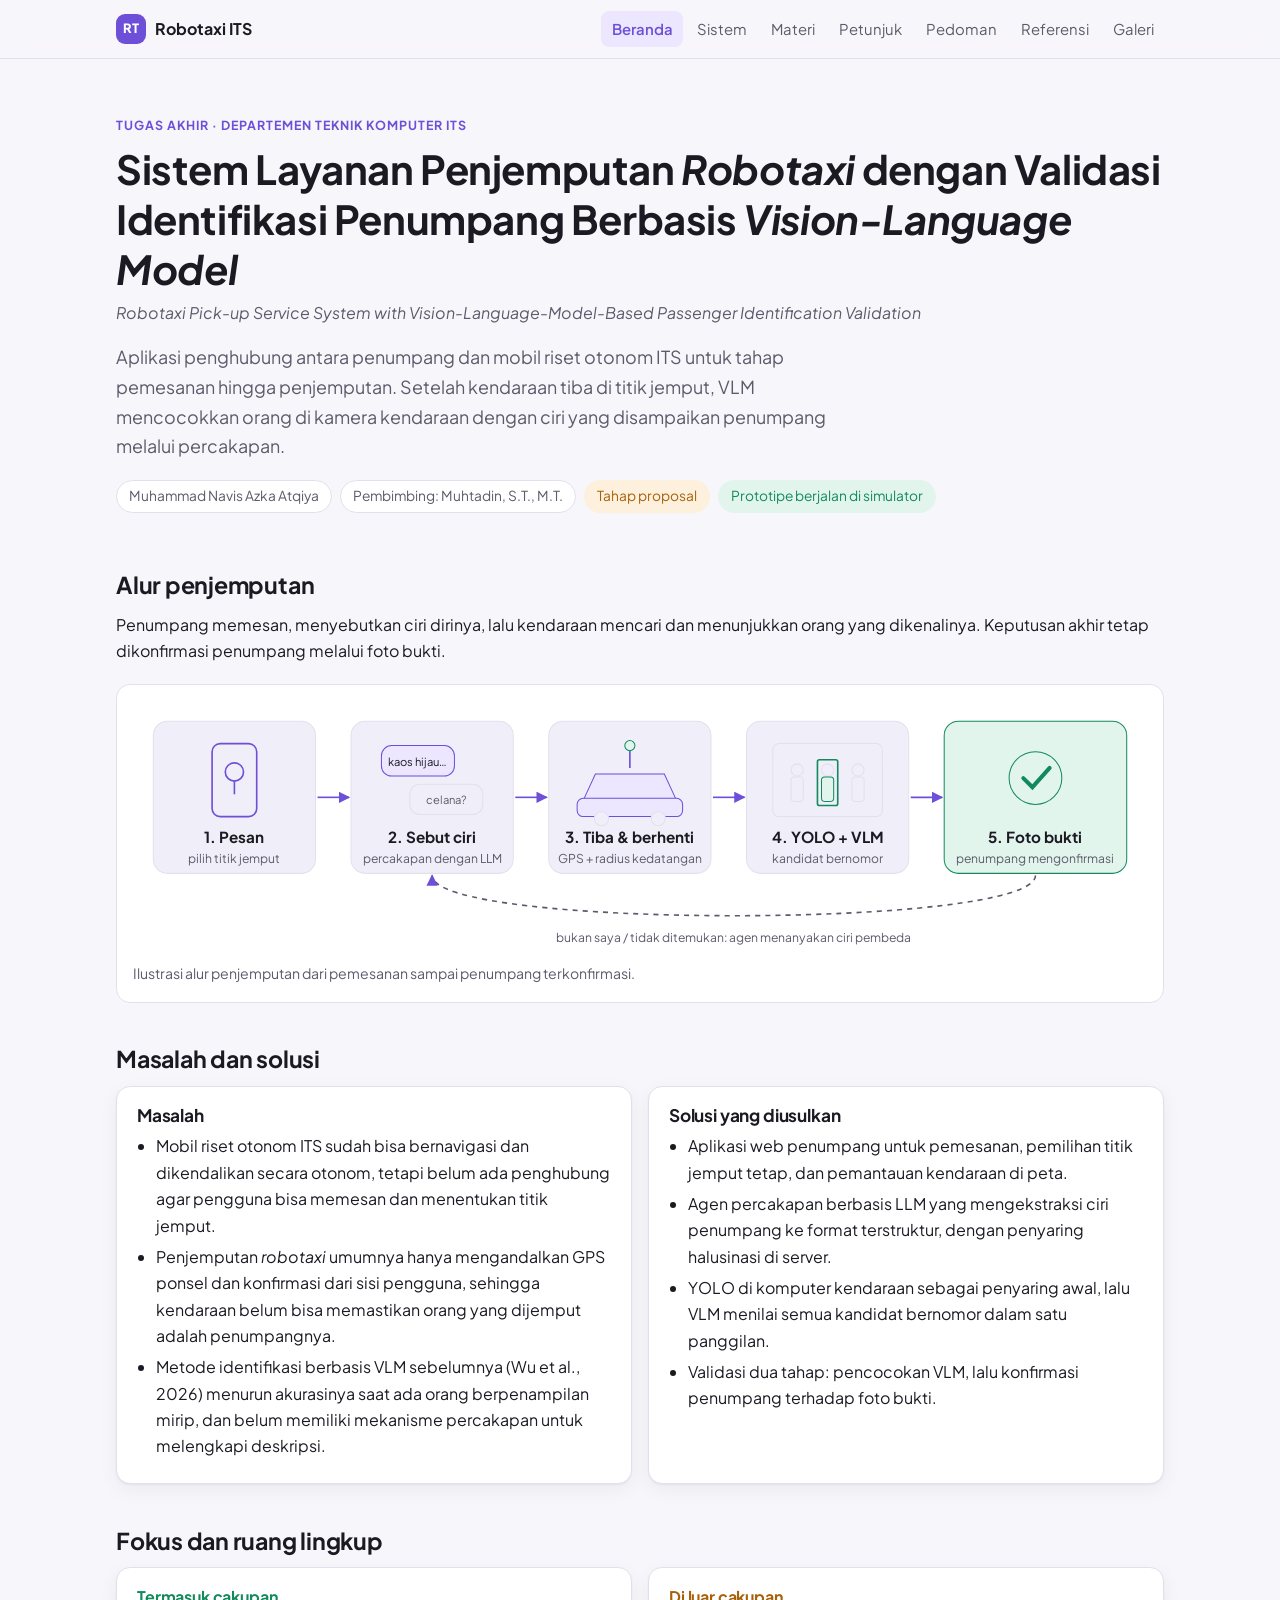
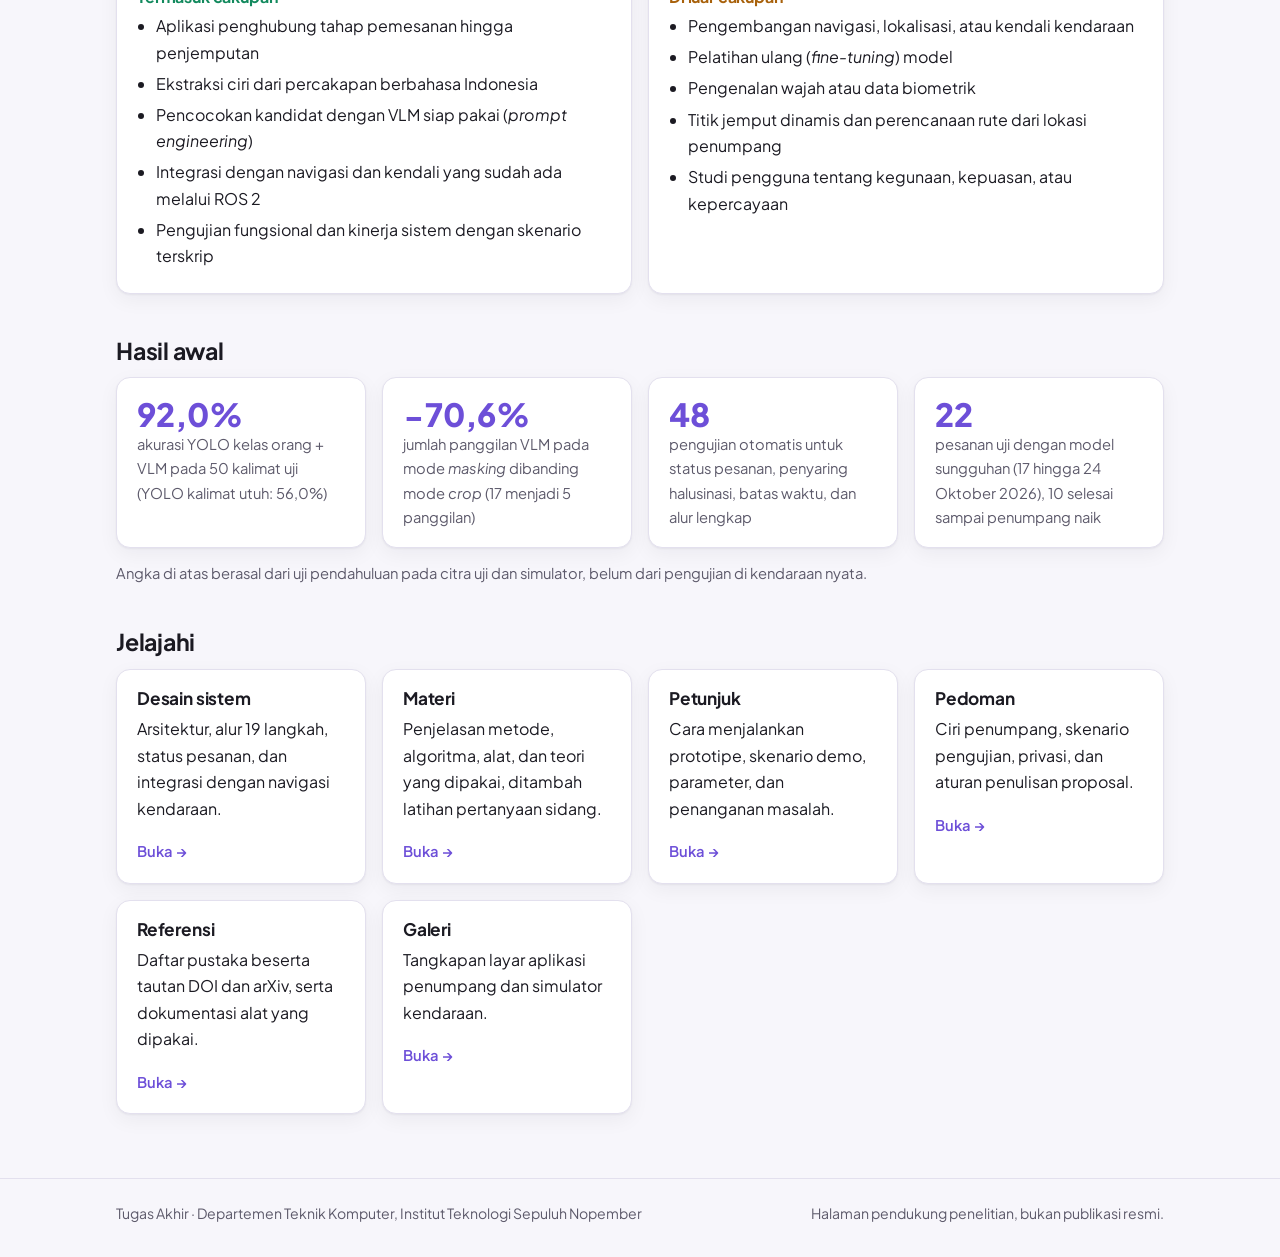
<file: index.html>
<!doctype html>
<html lang="id">
<head>
<meta charset="utf-8">
<meta name="viewport" content="width=device-width, initial-scale=1">
<title>Robotaxi ITS: Layanan Penjemputan</title>
<meta name="description" content="Halaman pendukung Tugas Akhir: sistem layanan penjemputan robotaxi dengan validasi identifikasi penumpang berbasis Vision-Language Model pada mobil riset otonom ITS.">
<link rel="preconnect" href="https://fonts.googleapis.com">
<link rel="preconnect" href="https://fonts.gstatic.com" crossorigin>
<link href="https://fonts.googleapis.com/css2?family=Plus+Jakarta+Sans:wght@400;600;700;800&display=swap" rel="stylesheet">
<link rel="stylesheet" href="assets/style.css">
<link rel="icon" href="data:image/svg+xml,%3Csvg xmlns='http://www.w3.org/2000/svg' viewBox='0 0 32 32'%3E%3Crect width='32' height='32' rx='8' fill='%236d4fd8'/%3E%3Ctext x='16' y='21' font-size='13' font-family='sans-serif' font-weight='700' fill='white' text-anchor='middle'%3ERT%3C/text%3E%3C/svg%3E">
</head>
<body>
<header class="site-header">
  <div class="inner">
    <a class="brand" href="index.html"><span class="brand-mark">RT</span>Robotaxi ITS</a>
    <nav class="nav" aria-label="Navigasi utama">
      <a href="index.html" aria-current="page">Beranda</a>
      <a href="sistem.html">Sistem</a>
      <a href="materi.html">Materi</a>
      <a href="petunjuk.html">Petunjuk</a>
      <a href="pedoman.html">Pedoman</a>
      <a href="referensi.html">Referensi</a>
      <a href="galeri.html">Galeri</a>
    </nav>
  </div>
</header>

<main>
  <section class="hero">
    <div class="eyebrow">Tugas Akhir · Departemen Teknik Komputer ITS</div>
    <h1>Sistem Layanan Penjemputan <em>Robotaxi</em> dengan Validasi Identifikasi Penumpang Berbasis <em>Vision-Language Model</em></h1>
    <p class="title-en">Robotaxi Pick-up Service System with Vision-Language-Model-Based Passenger Identification Validation</p>
    <p class="lead">Aplikasi penghubung antara penumpang dan mobil riset otonom ITS untuk tahap pemesanan hingga penjemputan. Setelah kendaraan tiba di titik jemput, VLM mencocokkan orang di kamera kendaraan dengan ciri yang disampaikan penumpang melalui percakapan.</p>
    <div class="meta">
      <span class="pill">Muhammad Navis Azka Atqiya</span>
      <span class="pill">Pembimbing: Muhtadin, S.T., M.T.</span>
      <span class="pill warn">Tahap proposal</span>
      <span class="pill ok">Prototipe berjalan di simulator</span>
    </div>
  </section>

  <h2>Alur penjemputan</h2>
  <p>Penumpang memesan, menyebutkan ciri dirinya, lalu kendaraan mencari dan menunjukkan orang yang dikenalinya. Keputusan akhir tetap dikonfirmasi penumpang melalui foto bukti.</p>
  <figure class="diagram" aria-label="Ilustrasi lima langkah alur penjemputan">
    <svg viewBox="0 0 1000 250" role="img">
      <defs>
        <marker id="ah" viewBox="0 0 10 10" refX="9" refY="5" markerWidth="7" markerHeight="7" orient="auto"><path d="M0 0L10 5L0 10z" class="head accent"/></marker>
      </defs>
      <!-- 1 Pesan -->
      <g transform="translate(20,20)">
        <rect class="box" x="0" y="0" width="160" height="150" rx="14"/>
        <rect x="58" y="22" width="44" height="72" rx="8" fill="none" stroke="currentColor" class="line accent"/>
        <circle cx="80" cy="50" r="9" fill="none" class="line accent"/>
        <path d="M80 59 L80 72" class="line accent"/>
        <text x="80" y="120" text-anchor="middle" font-weight="700" font-size="15">1. Pesan</text>
        <text x="80" y="140" text-anchor="middle" font-size="12" class="muted">pilih titik jemput</text>
      </g>
      <!-- 2 Ciri -->
      <g transform="translate(215,20)">
        <rect class="box" x="0" y="0" width="160" height="150" rx="14"/>
        <rect x="30" y="24" width="72" height="30" rx="10" class="box accent"/>
        <rect x="58" y="62" width="72" height="30" rx="10" class="box"/>
        <text x="66" y="44" text-anchor="middle" font-size="11">kaos hijau…</text>
        <text x="94" y="82" text-anchor="middle" font-size="11" class="muted">celana?</text>
        <text x="80" y="120" text-anchor="middle" font-weight="700" font-size="15">2. Sebut ciri</text>
        <text x="80" y="140" text-anchor="middle" font-size="12" class="muted">percakapan dengan LLM</text>
      </g>
      <!-- 3 Tiba -->
      <g transform="translate(410,20)">
        <rect class="box" x="0" y="0" width="160" height="150" rx="14"/>
        <path d="M34 78 L46 52 L114 52 L126 78 Z" class="box accent"/>
        <rect x="28" y="76" width="104" height="18" rx="6" class="box accent"/>
        <circle cx="52" cy="96" r="7" class="box"/><circle cx="108" cy="96" r="7" class="box"/>
        <path d="M80 26 L80 46" class="line accent"/><circle cx="80" cy="24" r="5" class="box ok"/>
        <text x="80" y="120" text-anchor="middle" font-weight="700" font-size="15">3. Tiba & berhenti</text>
        <text x="80" y="140" text-anchor="middle" font-size="12" class="muted">GPS + radius kedatangan</text>
      </g>
      <!-- 4 VLM -->
      <g transform="translate(605,20)">
        <rect class="box" x="0" y="0" width="160" height="150" rx="14"/>
        <rect x="26" y="22" width="108" height="72" rx="6" class="box"/>
        <g class="muted"><circle cx="50" cy="48" r="6" class="box"/><rect x="44" y="55" width="12" height="24" rx="3" class="box"/></g>
        <circle cx="80" cy="48" r="6" class="box"/><rect x="74" y="55" width="12" height="24" rx="3" class="box ok"/>
        <rect x="70" y="38" width="20" height="45" rx="2" fill="none" stroke-width="2" class="line" style="stroke:var(--ok)"/>
        <circle cx="110" cy="48" r="6" class="box"/><rect x="104" y="55" width="12" height="24" rx="3" class="box"/>
        <text x="80" y="120" text-anchor="middle" font-weight="700" font-size="15">4. YOLO + VLM</text>
        <text x="80" y="140" text-anchor="middle" font-size="12" class="muted">kandidat bernomor</text>
      </g>
      <!-- 5 Konfirmasi -->
      <g transform="translate(800,20)">
        <rect class="box ok" x="0" y="0" width="180" height="150" rx="14"/>
        <circle cx="90" cy="56" r="26" class="box ok"/>
        <path d="M78 56 L87 65 L104 46" fill="none" stroke-width="4" stroke-linecap="round" style="stroke:var(--ok)"/>
        <text x="90" y="120" text-anchor="middle" font-weight="700" font-size="15">5. Foto bukti</text>
        <text x="90" y="140" text-anchor="middle" font-size="12" class="muted">penumpang mengonfirmasi</text>
      </g>
      <path d="M182 95 L213 95" class="line accent" marker-end="url(#ah)"/>
      <path d="M377 95 L408 95" class="line accent" marker-end="url(#ah)"/>
      <path d="M572 95 L603 95" class="line accent" marker-end="url(#ah)"/>
      <path d="M767 95 L798 95" class="line accent" marker-end="url(#ah)"/>
      <path d="M890 172 C890 225, 295 225, 295 172" class="line" stroke-dasharray="5 5" marker-end="url(#ah)"/>
      <text x="592" y="238" text-anchor="middle" font-size="12" class="muted">bukan saya / tidak ditemukan: agen menanyakan ciri pembeda</text>
    </svg>
    <figcaption>Ilustrasi alur penjemputan dari pemesanan sampai penumpang terkonfirmasi.</figcaption>
  </figure>

  <h2>Masalah dan solusi</h2>
  <div class="grid two">
    <div class="card">
      <h3>Masalah</h3>
      <ul class="clean">
        <li>Mobil riset otonom ITS sudah bisa bernavigasi dan dikendalikan secara otonom, tetapi belum ada penghubung agar pengguna bisa memesan dan menentukan titik jemput.</li>
        <li>Penjemputan <em>robotaxi</em> umumnya hanya mengandalkan GPS ponsel dan konfirmasi dari sisi pengguna, sehingga kendaraan belum bisa memastikan orang yang dijemput adalah penumpangnya.</li>
        <li>Metode identifikasi berbasis VLM sebelumnya (Wu et al., 2026) menurun akurasinya saat ada orang berpenampilan mirip, dan belum memiliki mekanisme percakapan untuk melengkapi deskripsi.</li>
      </ul>
    </div>
    <div class="card">
      <h3>Solusi yang diusulkan</h3>
      <ul class="clean">
        <li>Aplikasi web penumpang untuk pemesanan, pemilihan titik jemput tetap, dan pemantauan kendaraan di peta.</li>
        <li>Agen percakapan berbasis LLM yang mengekstraksi ciri penumpang ke format terstruktur, dengan penyaring halusinasi di server.</li>
        <li>YOLO di komputer kendaraan sebagai penyaring awal, lalu VLM menilai semua kandidat bernomor dalam satu panggilan.</li>
        <li>Validasi dua tahap: pencocokan VLM, lalu konfirmasi penumpang terhadap foto bukti.</li>
      </ul>
    </div>
  </div>

  <h2>Fokus dan ruang lingkup</h2>
  <div class="do-dont">
    <div class="card do">
      <h3>Termasuk cakupan</h3>
      <ul class="clean">
        <li>Aplikasi penghubung tahap pemesanan hingga penjemputan</li>
        <li>Ekstraksi ciri dari percakapan berbahasa Indonesia</li>
        <li>Pencocokan kandidat dengan VLM siap pakai (<em>prompt engineering</em>)</li>
        <li>Integrasi dengan navigasi dan kendali yang sudah ada melalui ROS 2</li>
        <li>Pengujian fungsional dan kinerja sistem dengan skenario terskrip</li>
      </ul>
    </div>
    <div class="card dont">
      <h3>Di luar cakupan</h3>
      <ul class="clean">
        <li>Pengembangan navigasi, lokalisasi, atau kendali kendaraan</li>
        <li>Pelatihan ulang (<em>fine-tuning</em>) model</li>
        <li>Pengenalan wajah atau data biometrik</li>
        <li>Titik jemput dinamis dan perencanaan rute dari lokasi penumpang</li>
        <li>Studi pengguna tentang kegunaan, kepuasan, atau kepercayaan</li>
      </ul>
    </div>
  </div>

  <h2>Hasil awal</h2>
  <div class="grid three">
    <div class="card"><div class="stat">92,0%</div><div class="stat-label">akurasi YOLO kelas orang + VLM pada 50 kalimat uji (YOLO kalimat utuh: 56,0%)</div></div>
    <div class="card"><div class="stat">−70,6%</div><div class="stat-label">jumlah panggilan VLM pada mode <em>masking</em> dibanding mode <em>crop</em> (17 menjadi 5 panggilan)</div></div>
    <div class="card"><div class="stat">48</div><div class="stat-label">pengujian otomatis untuk status pesanan, penyaring halusinasi, batas waktu, dan alur lengkap</div></div>
    <div class="card"><div class="stat">22</div><div class="stat-label">pesanan uji dengan model sungguhan (17 hingga 24 Oktober 2026), 10 selesai sampai penumpang naik</div></div>
  </div>
  <p class="stat-label" style="margin-top:.8rem">Angka di atas berasal dari uji pendahuluan pada citra uji dan simulator, belum dari pengujian di kendaraan nyata.</p>

  <h2>Jelajahi</h2>
  <div class="grid three">
    <a class="card" href="sistem.html"><h3>Desain sistem</h3><p>Arsitektur, alur 19 langkah, status pesanan, dan integrasi dengan navigasi kendaraan.</p><span class="go">Buka →</span></a>
    <a class="card" href="materi.html"><h3>Materi</h3><p>Penjelasan metode, algoritma, alat, dan teori yang dipakai, ditambah latihan pertanyaan sidang.</p><span class="go">Buka →</span></a>
    <a class="card" href="petunjuk.html"><h3>Petunjuk</h3><p>Cara menjalankan prototipe, skenario demo, parameter, dan penanganan masalah.</p><span class="go">Buka →</span></a>
    <a class="card" href="pedoman.html"><h3>Pedoman</h3><p>Ciri penumpang, skenario pengujian, privasi, dan aturan penulisan proposal.</p><span class="go">Buka →</span></a>
    <a class="card" href="referensi.html"><h3>Referensi</h3><p>Daftar pustaka beserta tautan DOI dan arXiv, serta dokumentasi alat yang dipakai.</p><span class="go">Buka →</span></a>
    <a class="card" href="galeri.html"><h3>Galeri</h3><p>Tangkapan layar aplikasi penumpang dan simulator kendaraan.</p><span class="go">Buka →</span></a>
  </div>
</main>

<footer class="site-footer">
  <div class="inner">
    <span>Tugas Akhir · Departemen Teknik Komputer, Institut Teknologi Sepuluh Nopember</span>
    <span>Halaman pendukung penelitian, bukan publikasi resmi.</span>
  </div>
</footer>
</body>
</html>
</file>
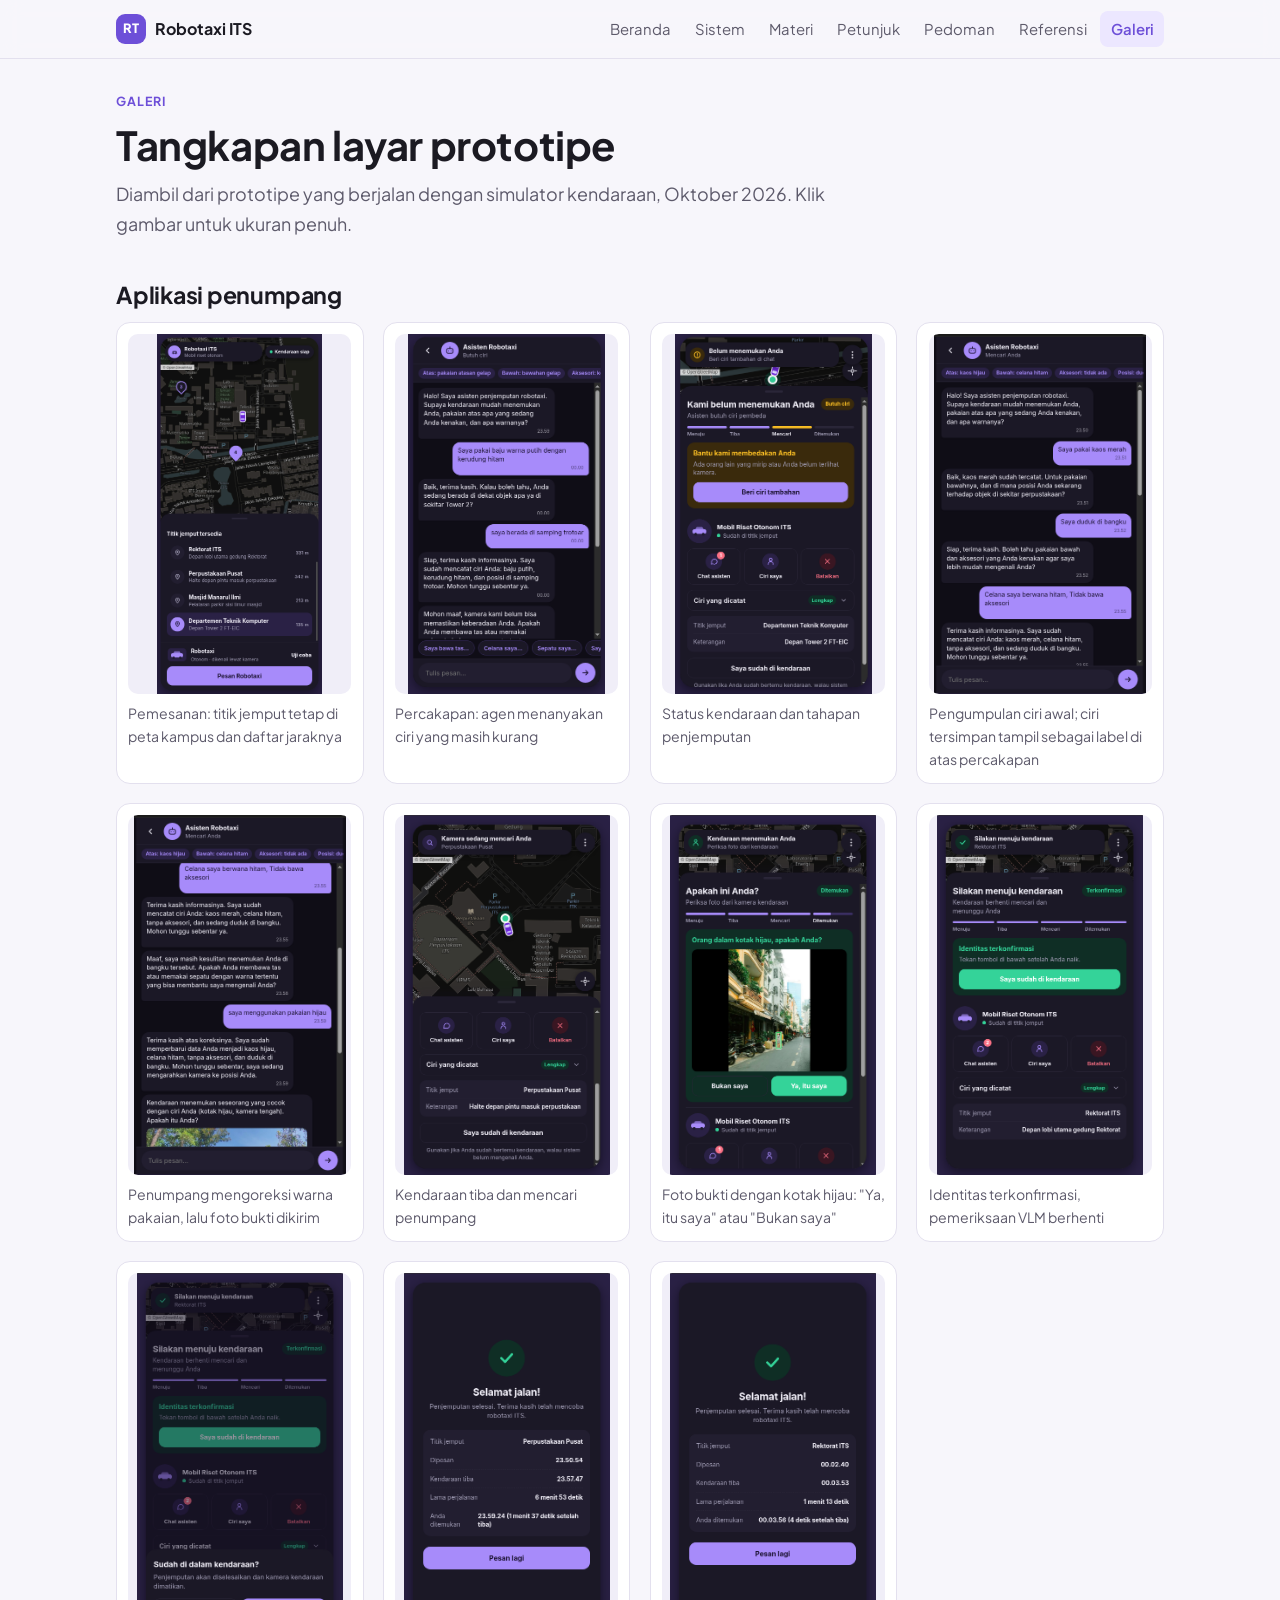
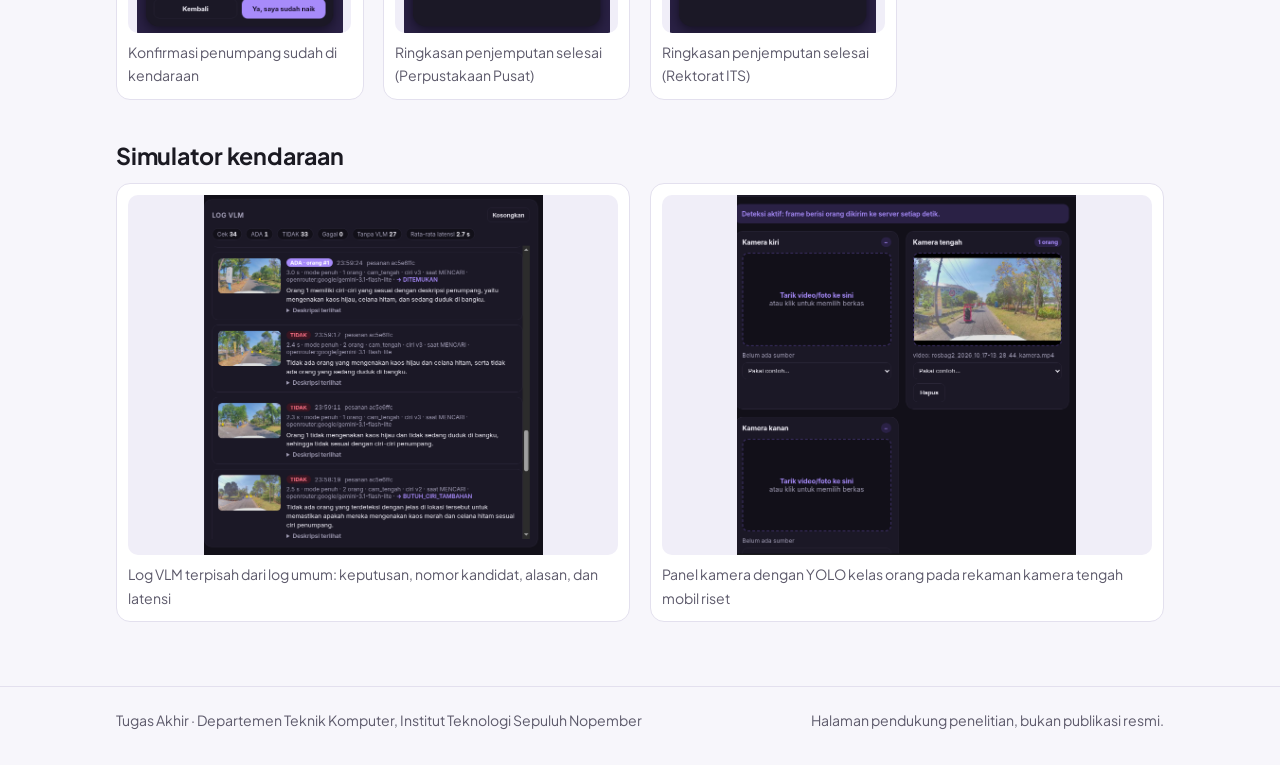
<file: galeri.html>
<!doctype html>
<html lang="id">
<head>
<meta charset="utf-8">
<meta name="viewport" content="width=device-width, initial-scale=1">
<title>Galeri · Robotaxi ITS</title>
<meta name="description" content="Tangkapan layar prototipe aplikasi penumpang dan simulator kendaraan robotaxi ITS.">
<link rel="preconnect" href="https://fonts.googleapis.com">
<link rel="preconnect" href="https://fonts.gstatic.com" crossorigin>
<link href="https://fonts.googleapis.com/css2?family=Plus+Jakarta+Sans:wght@400;600;700;800&display=swap" rel="stylesheet">
<link rel="stylesheet" href="assets/style.css">
<link rel="icon" href="data:image/svg+xml,%3Csvg xmlns='http://www.w3.org/2000/svg' viewBox='0 0 32 32'%3E%3Crect width='32' height='32' rx='8' fill='%236d4fd8'/%3E%3Ctext x='16' y='21' font-size='13' font-family='sans-serif' font-weight='700' fill='white' text-anchor='middle'%3ERT%3C/text%3E%3C/svg%3E">
</head>
<body>
<header class="site-header">
  <div class="inner">
    <a class="brand" href="index.html"><span class="brand-mark">RT</span>Robotaxi ITS</a>
    <nav class="nav" aria-label="Navigasi utama">
      <a href="index.html">Beranda</a>
      <a href="sistem.html">Sistem</a>
      <a href="materi.html">Materi</a>
      <a href="petunjuk.html">Petunjuk</a>
      <a href="pedoman.html">Pedoman</a>
      <a href="referensi.html">Referensi</a>
      <a href="galeri.html" aria-current="page">Galeri</a>
    </nav>
  </div>
</header>

<main>
  <div class="eyebrow">Galeri</div>
  <h1>Tangkapan layar prototipe</h1>
  <p class="lead">Diambil dari prototipe yang berjalan dengan simulator kendaraan, Oktober 2026. Klik gambar untuk ukuran penuh.</p>
  <h2>Aplikasi penumpang</h2>
  <div class="gallery">
    <figure class="shot"><a href="assets/img/pemesanan.png"><img src="assets/img/pemesanan.png" alt="Halaman pemesanan dengan peta kampus ITS dan daftar titik jemput" loading="lazy"></a><figcaption>Pemesanan: titik jemput tetap di peta kampus dan daftar jaraknya</figcaption></figure>
    <figure class="shot"><a href="assets/img/percakapan.png"><img src="assets/img/percakapan.png" alt="Halaman percakapan dengan agen" loading="lazy"></a><figcaption>Percakapan: agen menanyakan ciri yang masih kurang</figcaption></figure>
    <figure class="shot"><a href="assets/img/status.png"><img src="assets/img/status.png" alt="Halaman status kendaraan" loading="lazy"></a><figcaption>Status kendaraan dan tahapan penjemputan</figcaption></figure>
    <figure class="shot"><a href="assets/img/01-chat-pengumpulan-ciri-awal.png"><img src="assets/img/01-chat-pengumpulan-ciri-awal.png" alt="Percakapan pengumpulan ciri" loading="lazy"></a><figcaption>Pengumpulan ciri awal; ciri tersimpan tampil sebagai label di atas percakapan</figcaption></figure>
    <figure class="shot"><a href="assets/img/02-chat-koreksi-ciri-dan-foto-bukti.png"><img src="assets/img/02-chat-koreksi-ciri-dan-foto-bukti.png" alt="Percakapan koreksi ciri dan foto bukti" loading="lazy"></a><figcaption>Penumpang mengoreksi warna pakaian, lalu foto bukti dikirim</figcaption></figure>
    <figure class="shot"><a href="assets/img/05-status-mencari-penumpang.png"><img src="assets/img/05-status-mencari-penumpang.png" alt="Status mencari penumpang" loading="lazy"></a><figcaption>Kendaraan tiba dan mencari penumpang</figcaption></figure>
    <figure class="shot"><a href="assets/img/07-status-ditemukan-konfirmasi-foto-bukti.png"><img src="assets/img/07-status-ditemukan-konfirmasi-foto-bukti.png" alt="Konfirmasi foto bukti" loading="lazy"></a><figcaption>Foto bukti dengan kotak hijau: "Ya, itu saya" atau "Bukan saya"</figcaption></figure>
    <figure class="shot"><a href="assets/img/08-status-identitas-terkonfirmasi.png"><img src="assets/img/08-status-identitas-terkonfirmasi.png" alt="Status terkonfirmasi" loading="lazy"></a><figcaption>Identitas terkonfirmasi, pemeriksaan VLM berhenti</figcaption></figure>
    <figure class="shot"><a href="assets/img/09-dialog-konfirmasi-sudah-naik.png"><img src="assets/img/09-dialog-konfirmasi-sudah-naik.png" alt="Dialog sudah naik" loading="lazy"></a><figcaption>Konfirmasi penumpang sudah di kendaraan</figcaption></figure>
    <figure class="shot"><a href="assets/img/06-ringkasan-penjemputan-selesai-perpustakaan.png"><img src="assets/img/06-ringkasan-penjemputan-selesai-perpustakaan.png" alt="Ringkasan selesai" loading="lazy"></a><figcaption>Ringkasan penjemputan selesai (Perpustakaan Pusat)</figcaption></figure>
    <figure class="shot"><a href="assets/img/10-ringkasan-penjemputan-selesai-rektorat.png"><img src="assets/img/10-ringkasan-penjemputan-selesai-rektorat.png" alt="Ringkasan selesai" loading="lazy"></a><figcaption>Ringkasan penjemputan selesai (Rektorat ITS)</figcaption></figure>
  </div>
  <h2>Simulator kendaraan</h2>
  <div class="gallery">
    <figure class="shot wide"><a href="assets/img/03-simulator-log-vlm.png"><img src="assets/img/03-simulator-log-vlm.png" alt="Log VLM simulator" loading="lazy"></a><figcaption>Log VLM terpisah dari log umum: keputusan, nomor kandidat, alasan, dan latensi</figcaption></figure>
    <figure class="shot wide"><a href="assets/img/04-simulator-panel-kamera-yolo.png"><img src="assets/img/04-simulator-panel-kamera-yolo.png" alt="Panel kamera simulator" loading="lazy"></a><figcaption>Panel kamera dengan YOLO kelas orang pada rekaman kamera tengah mobil riset</figcaption></figure>
  </div>
</main>

<footer class="site-footer">
  <div class="inner">
    <span>Tugas Akhir · Departemen Teknik Komputer, Institut Teknologi Sepuluh Nopember</span>
    <span>Halaman pendukung penelitian, bukan publikasi resmi.</span>
  </div>
</footer>
</body>
</html>
</file>
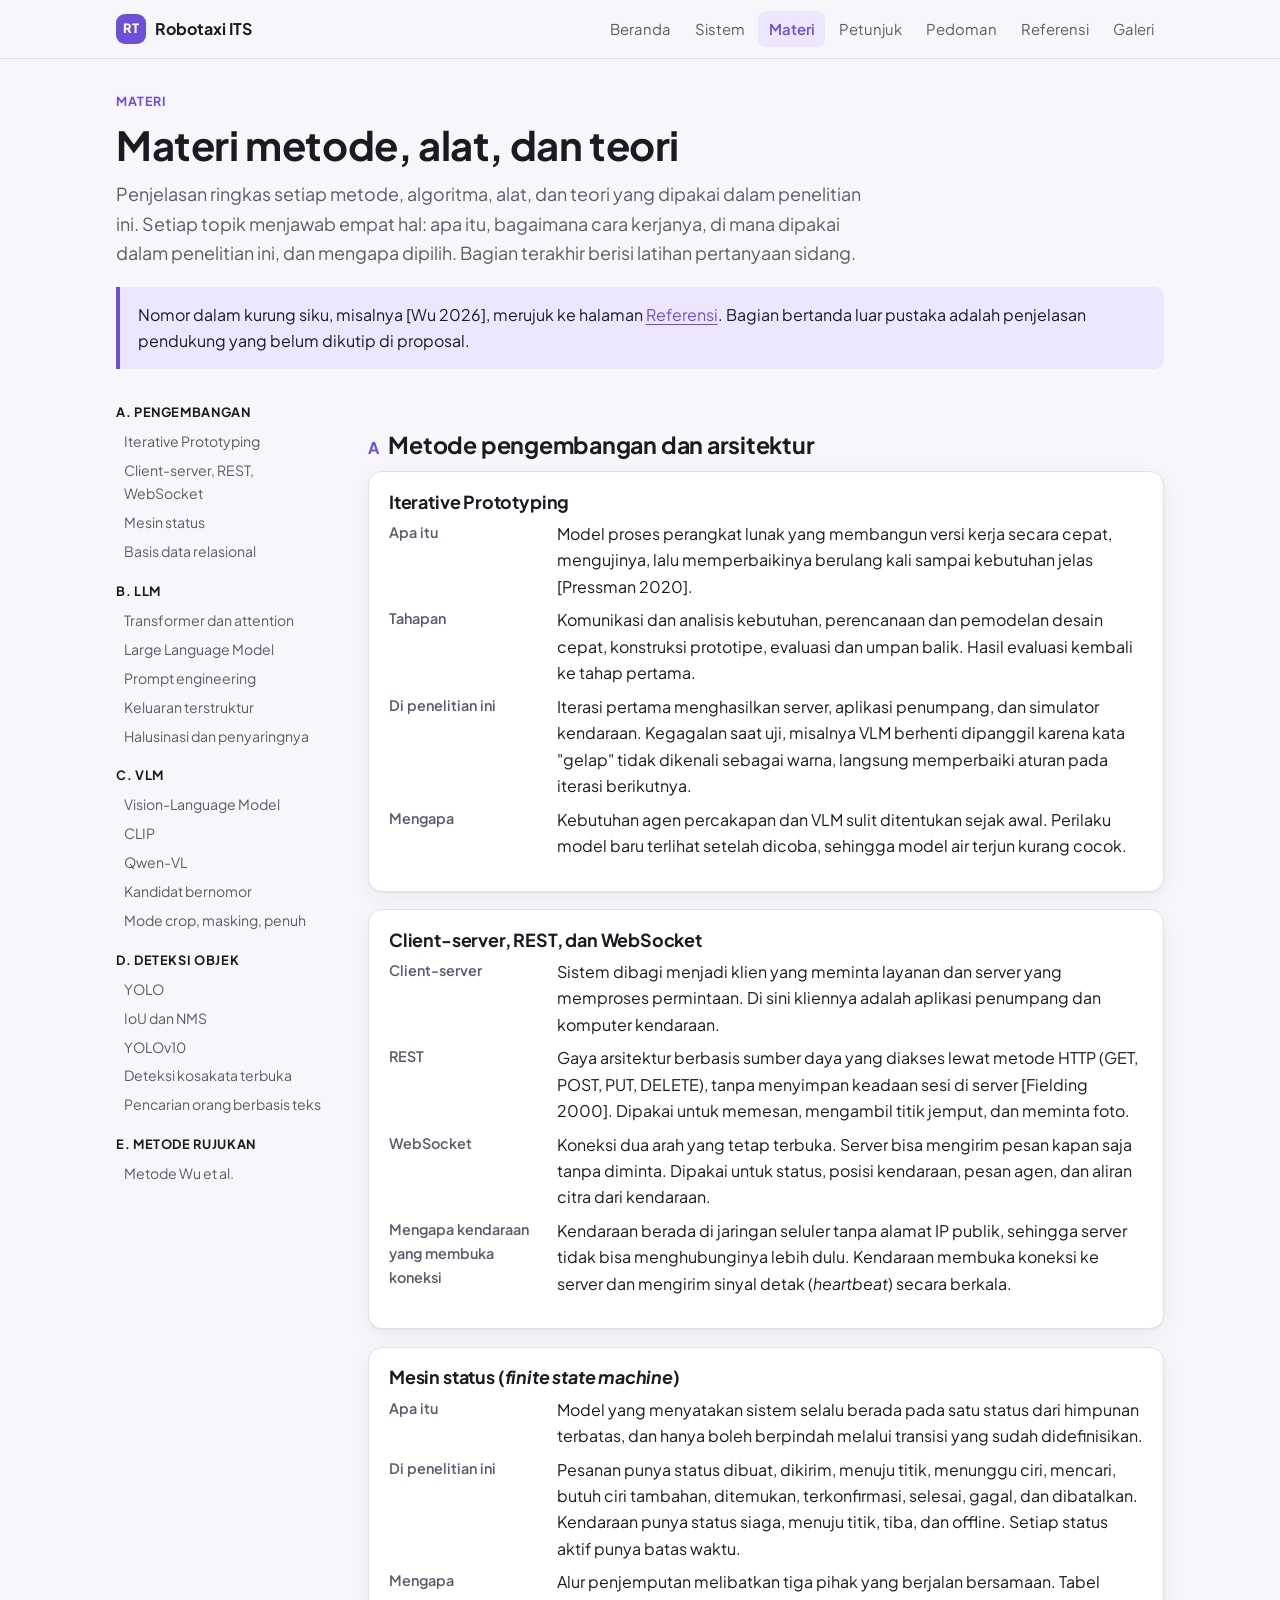
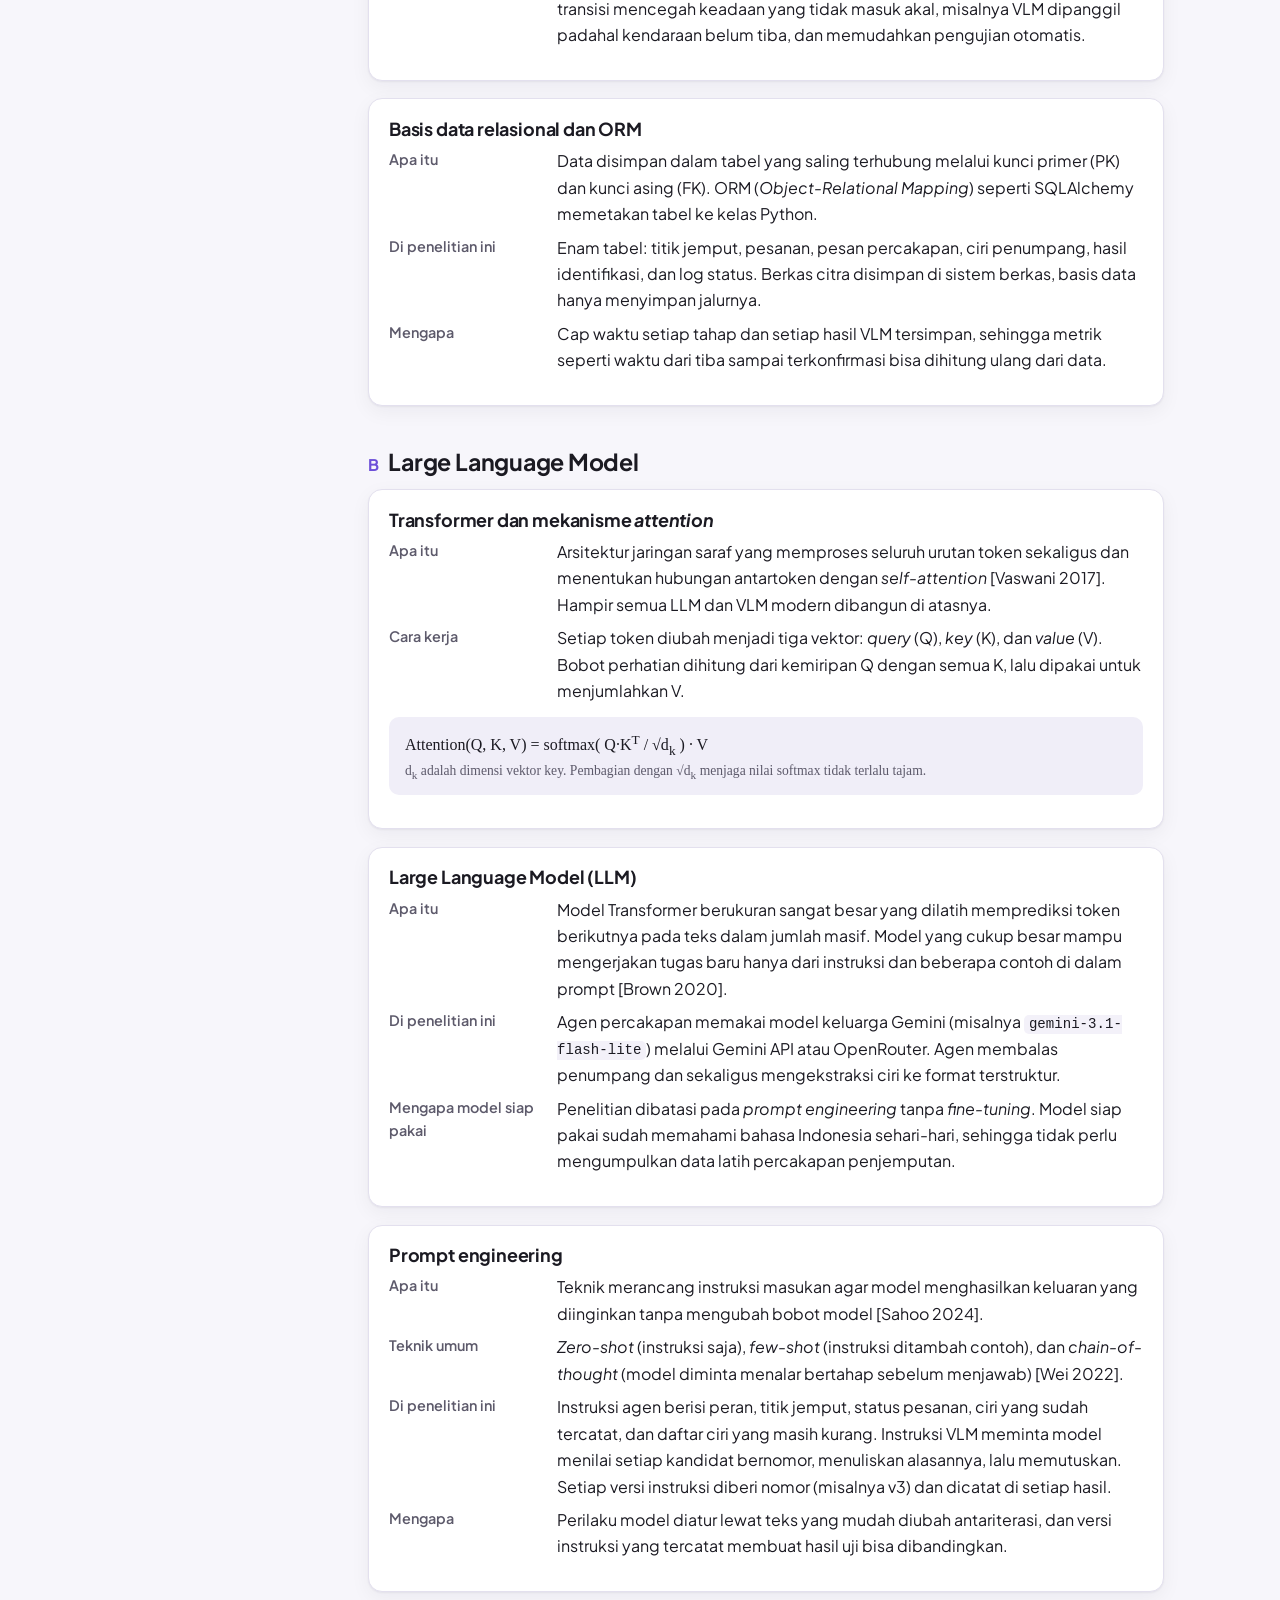
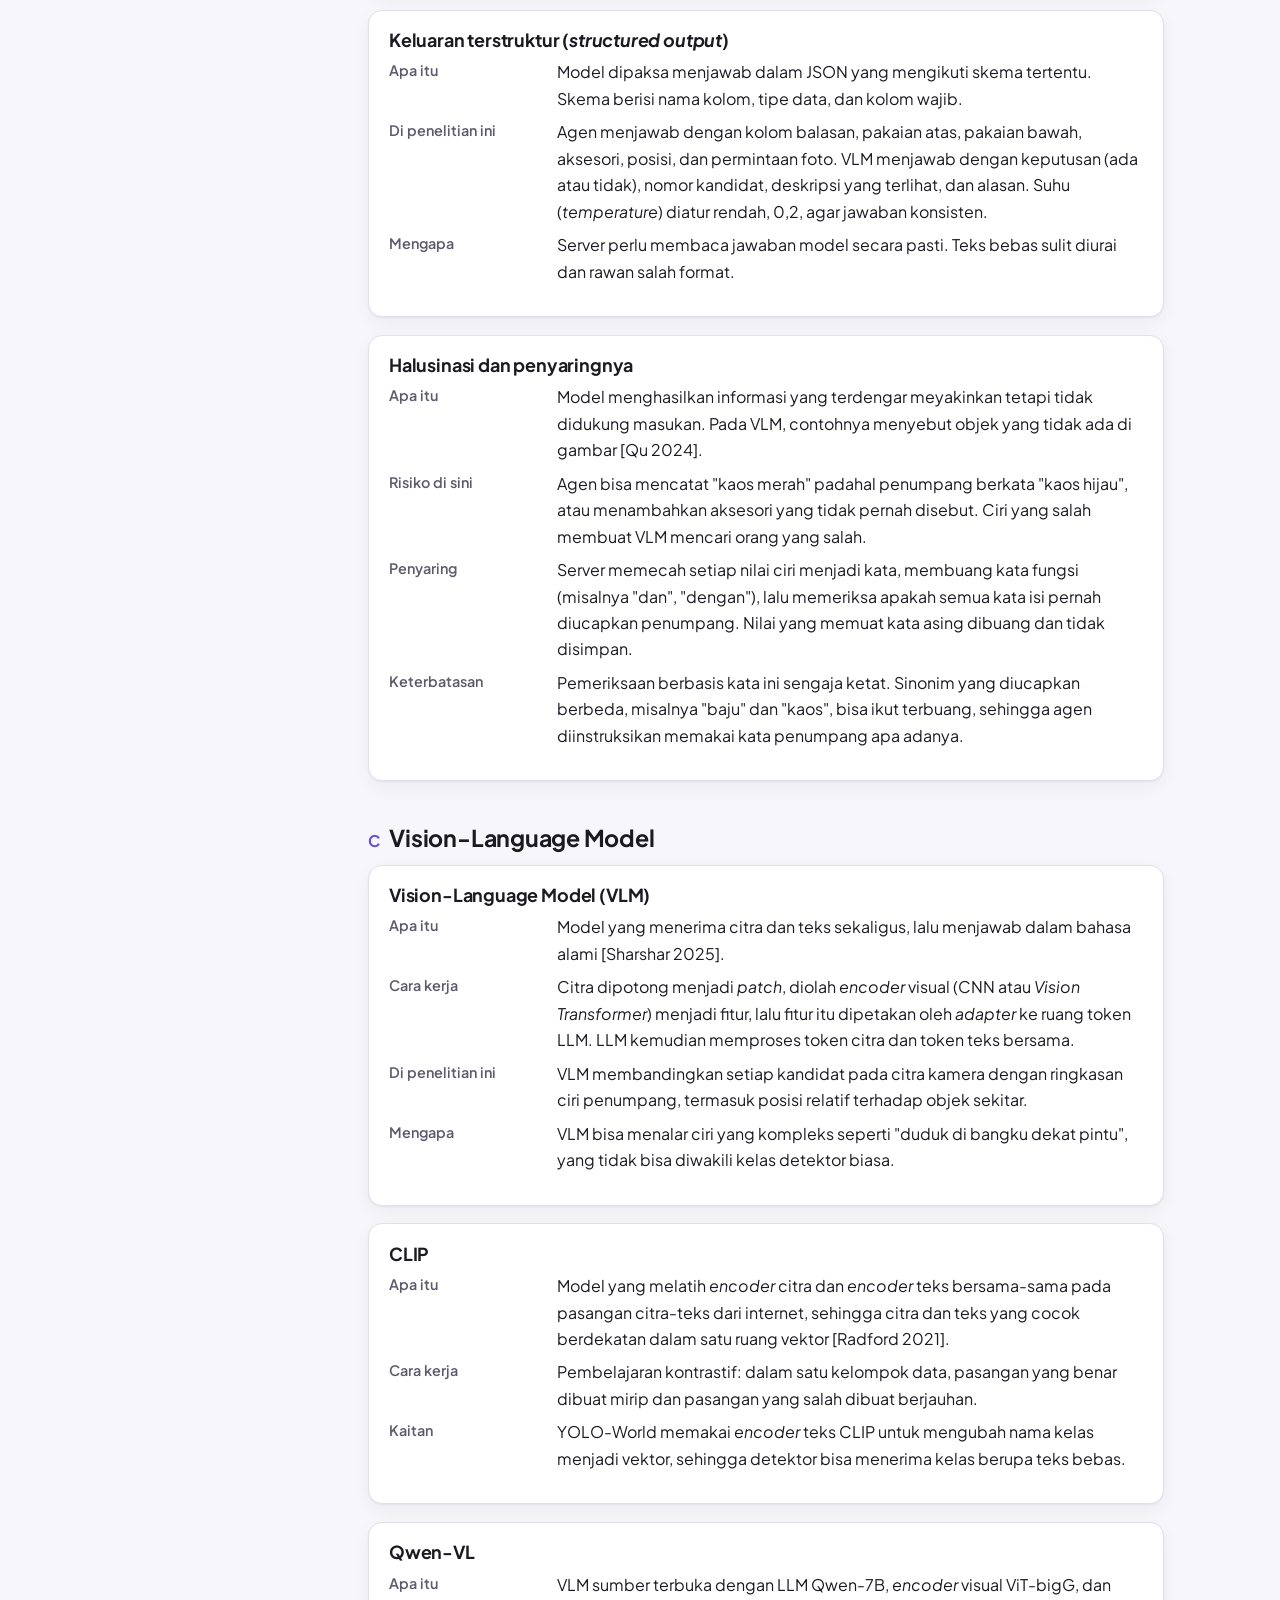
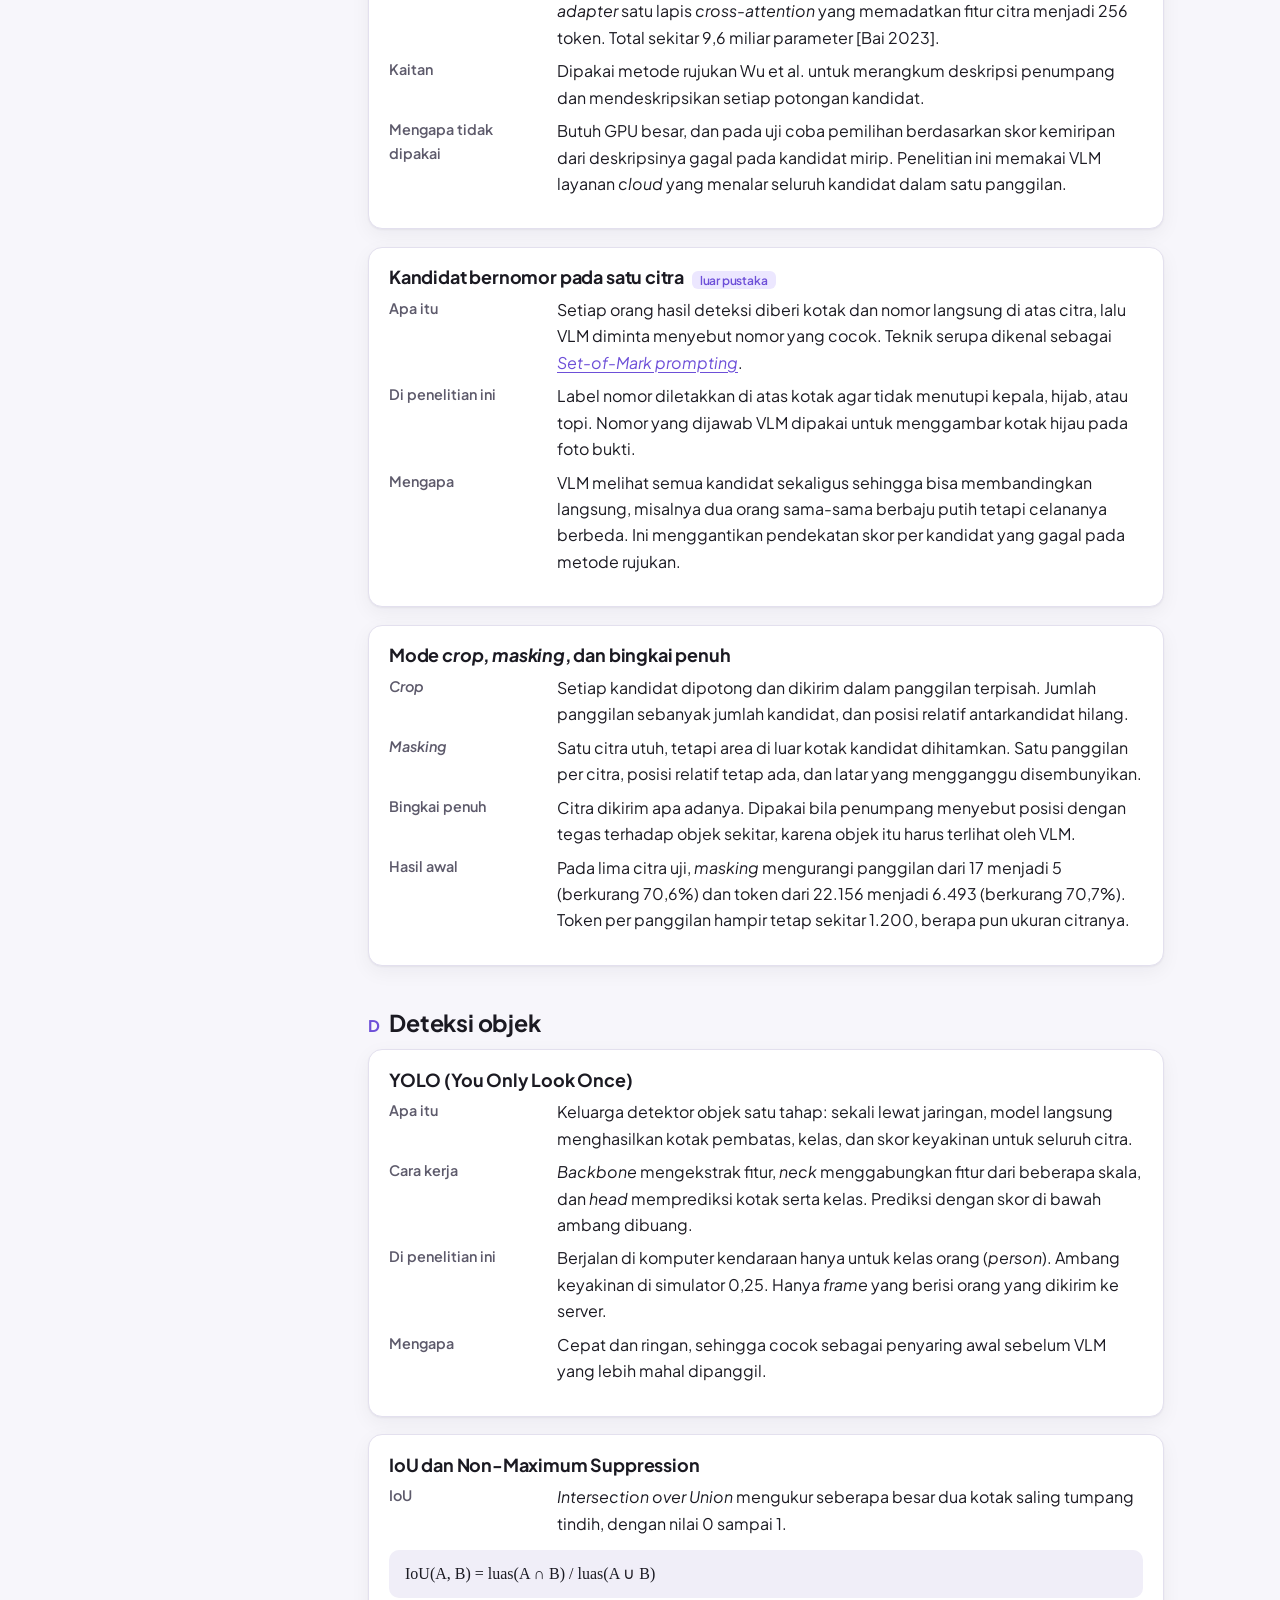
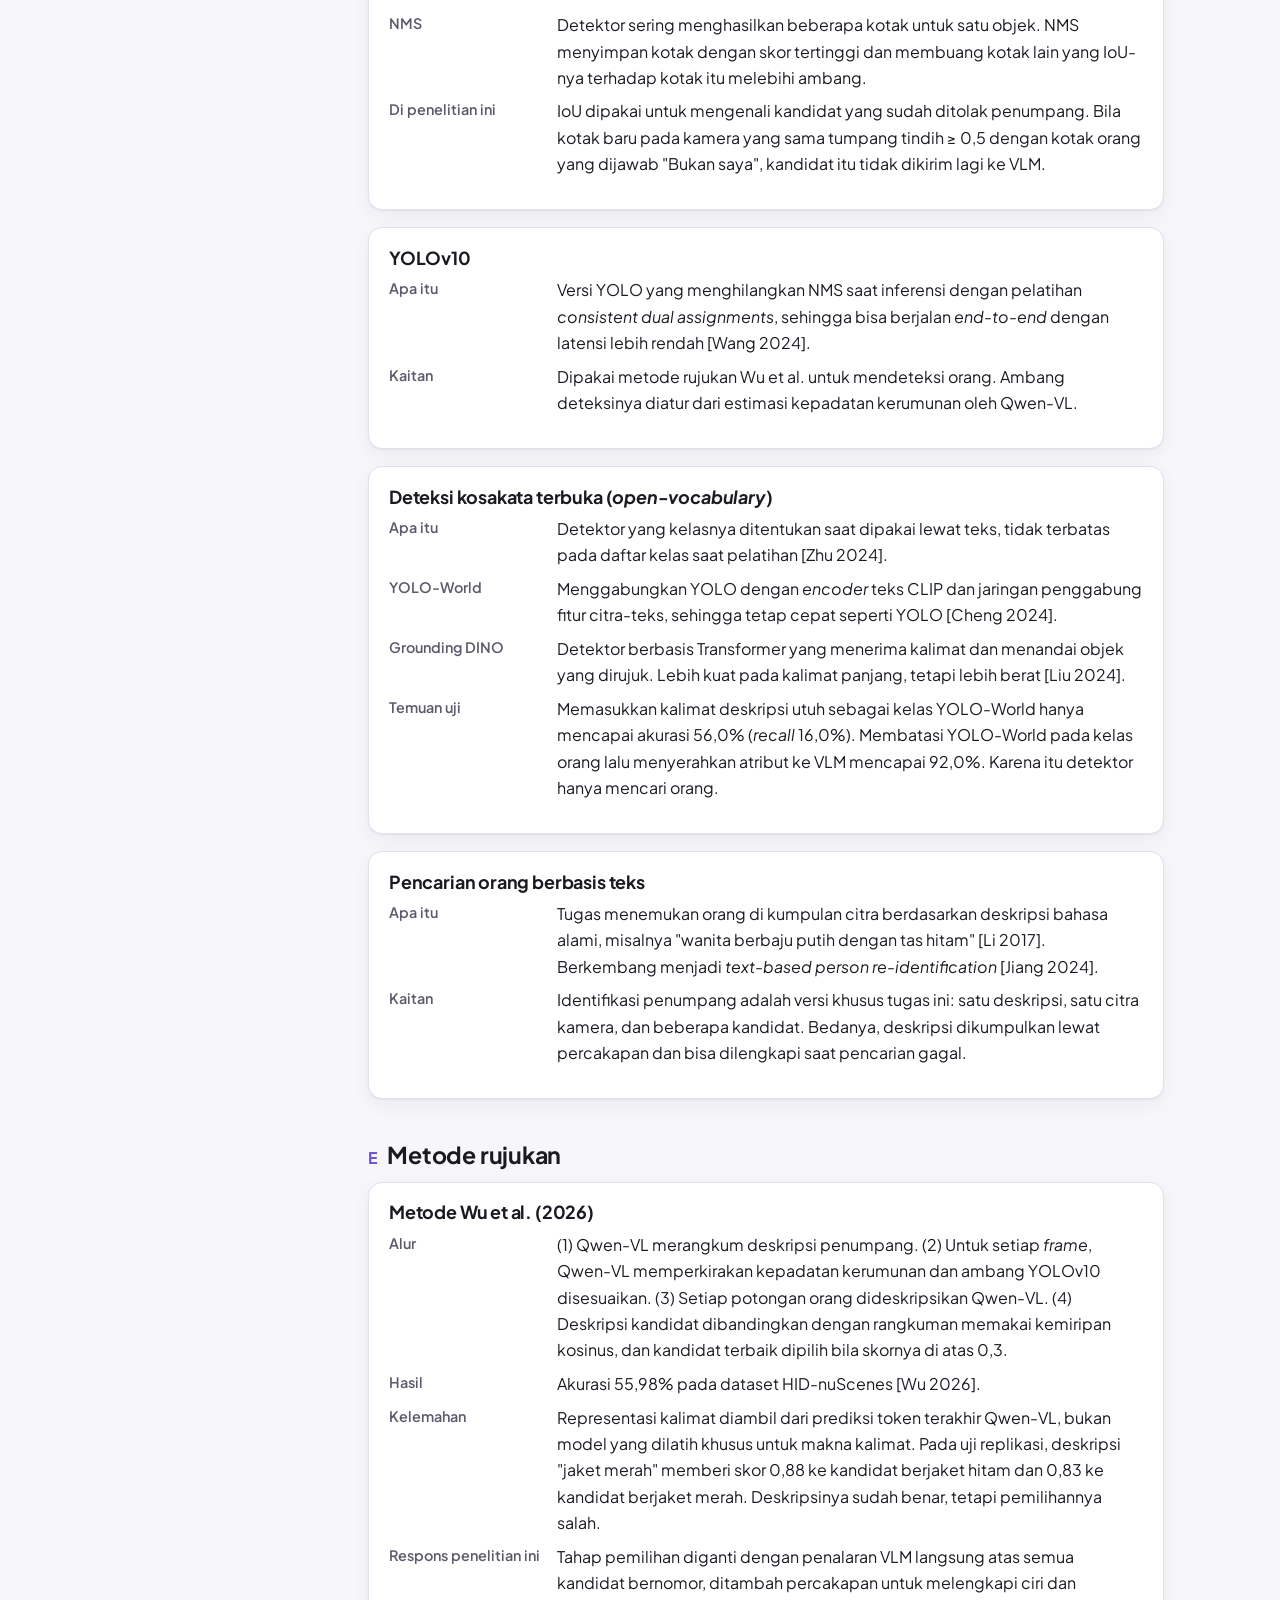
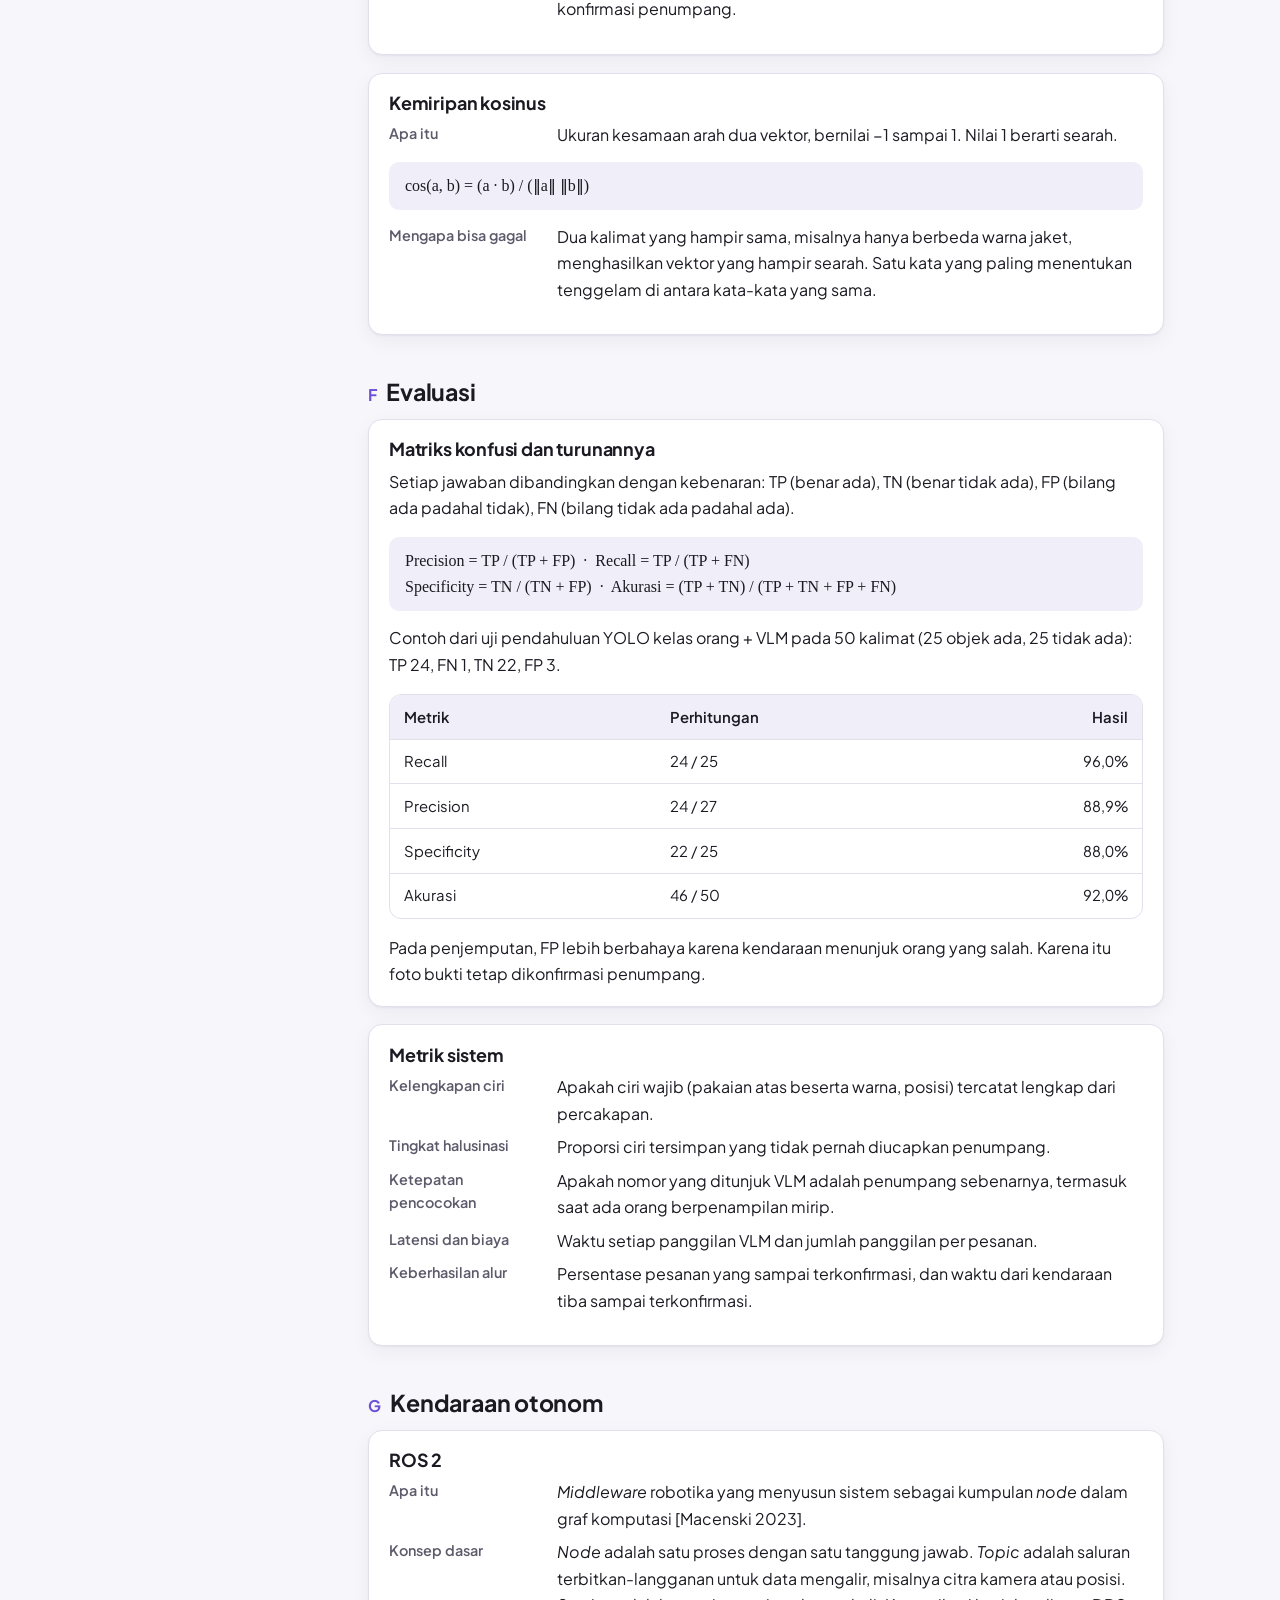
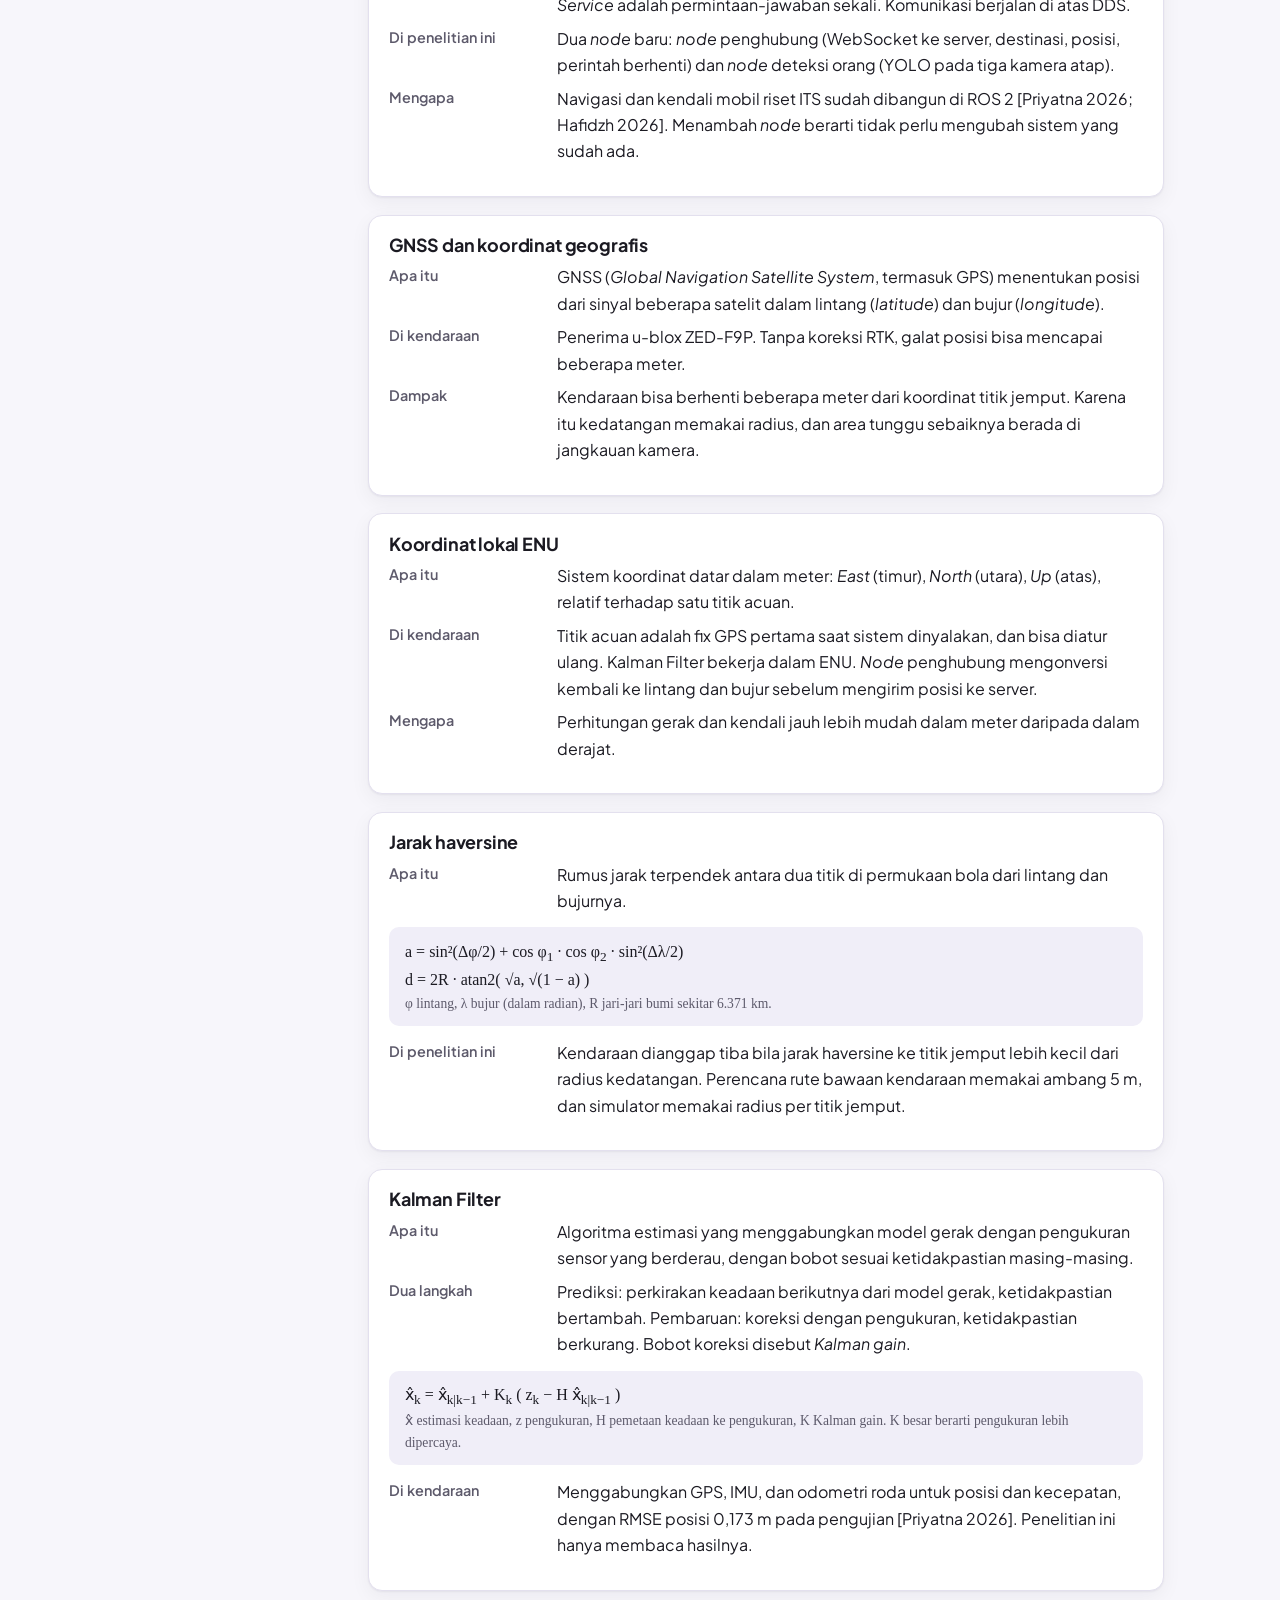
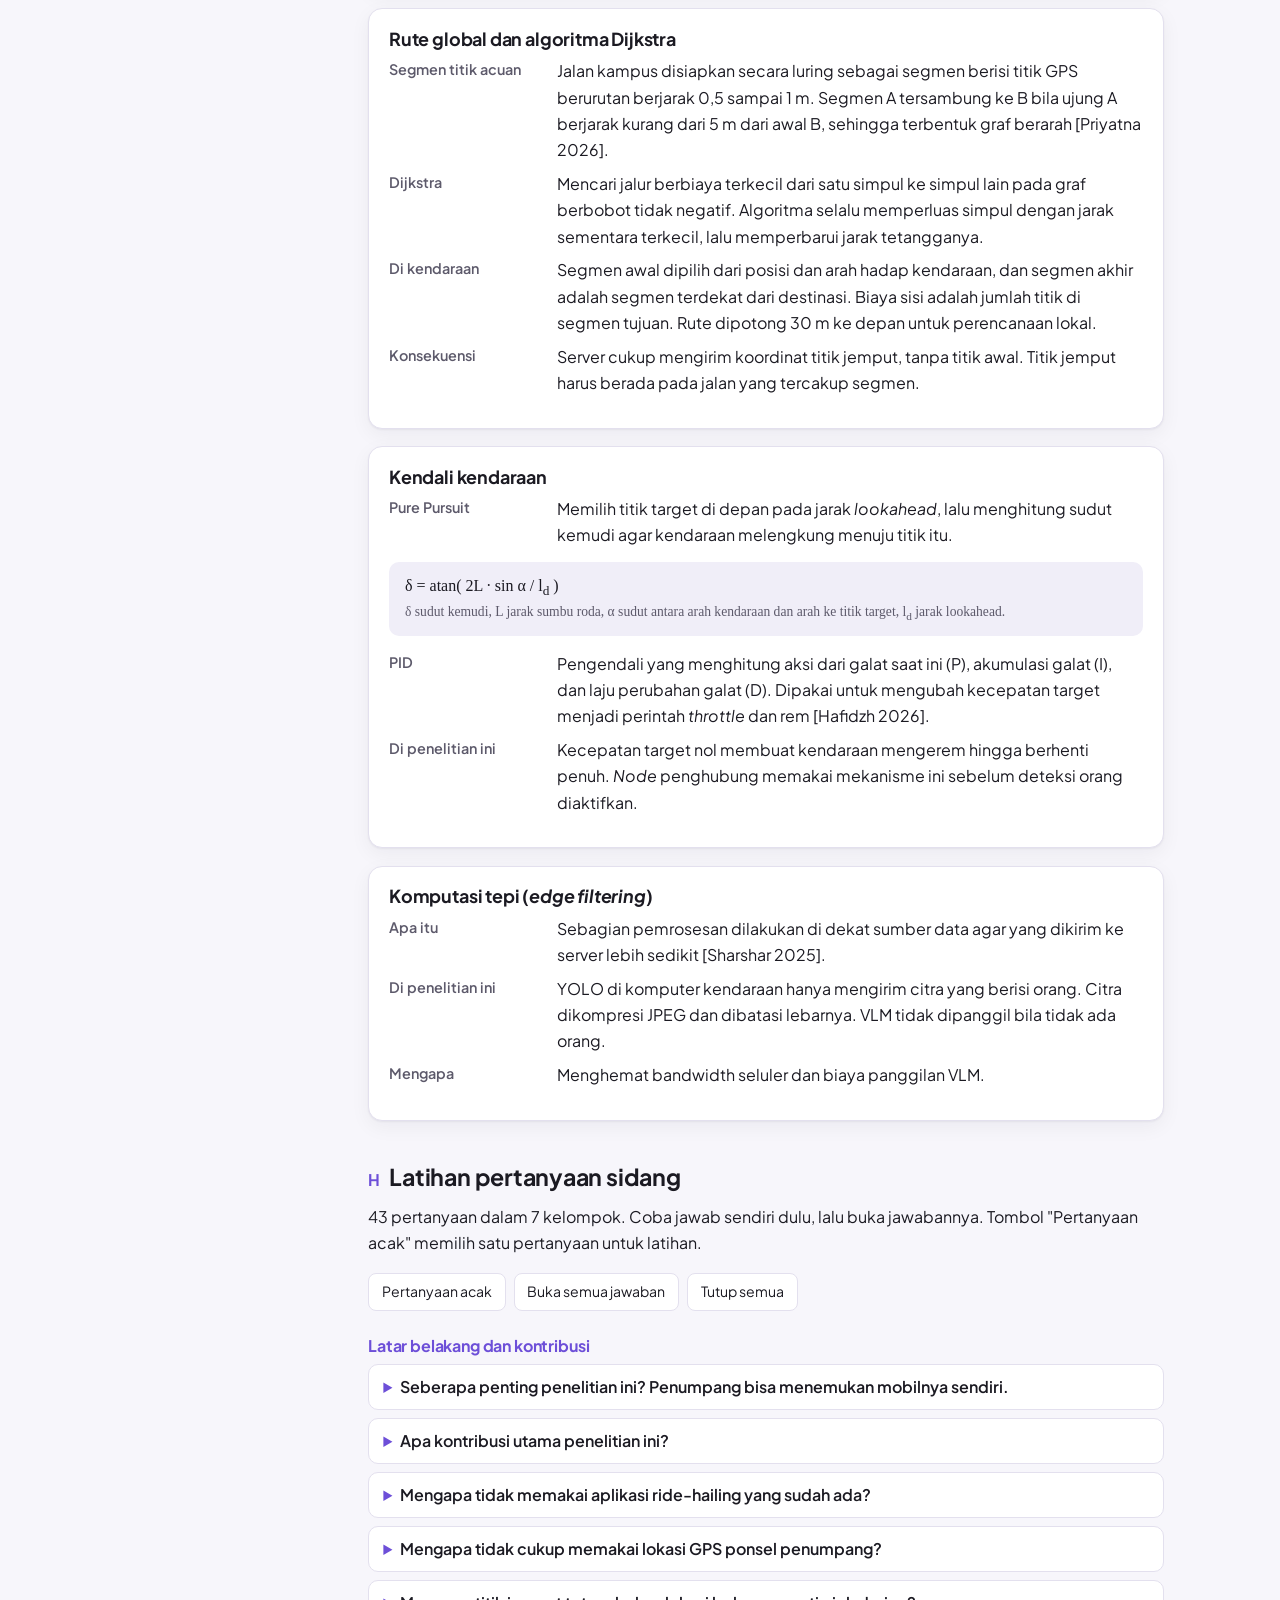
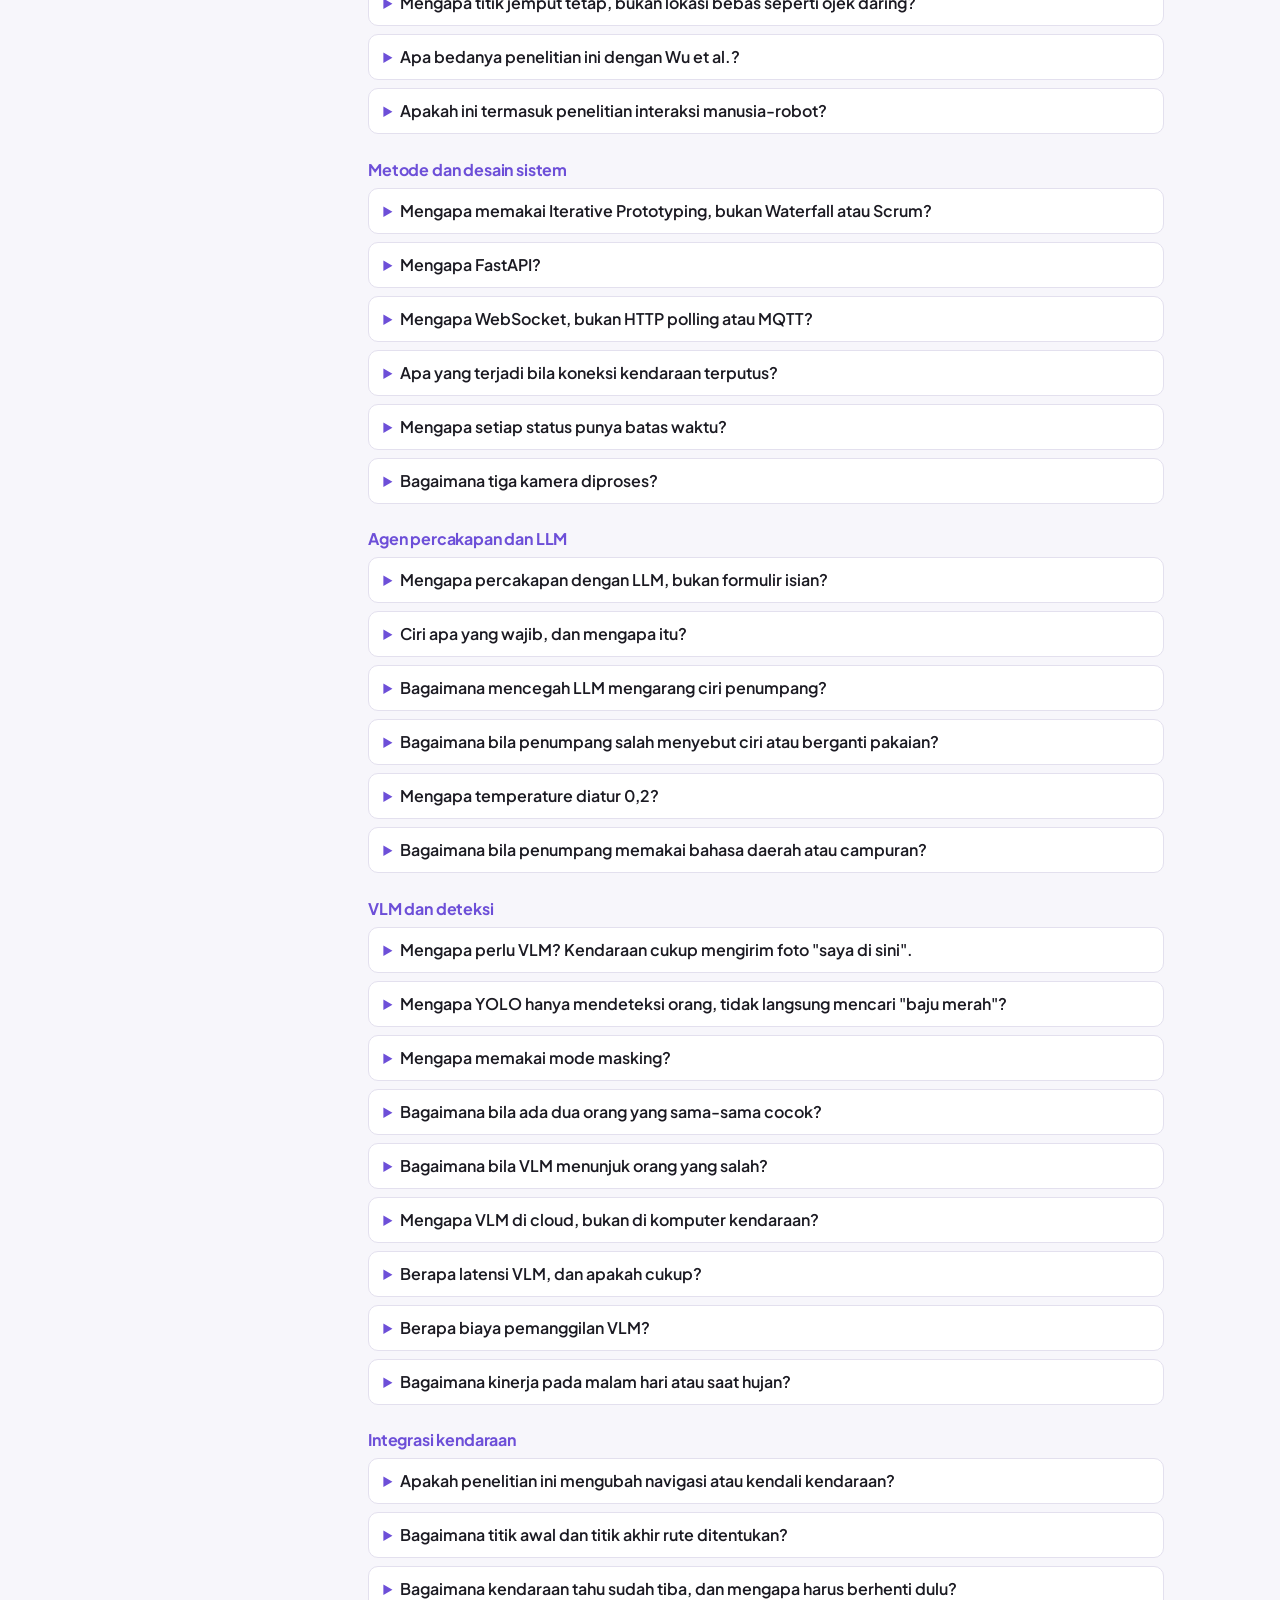
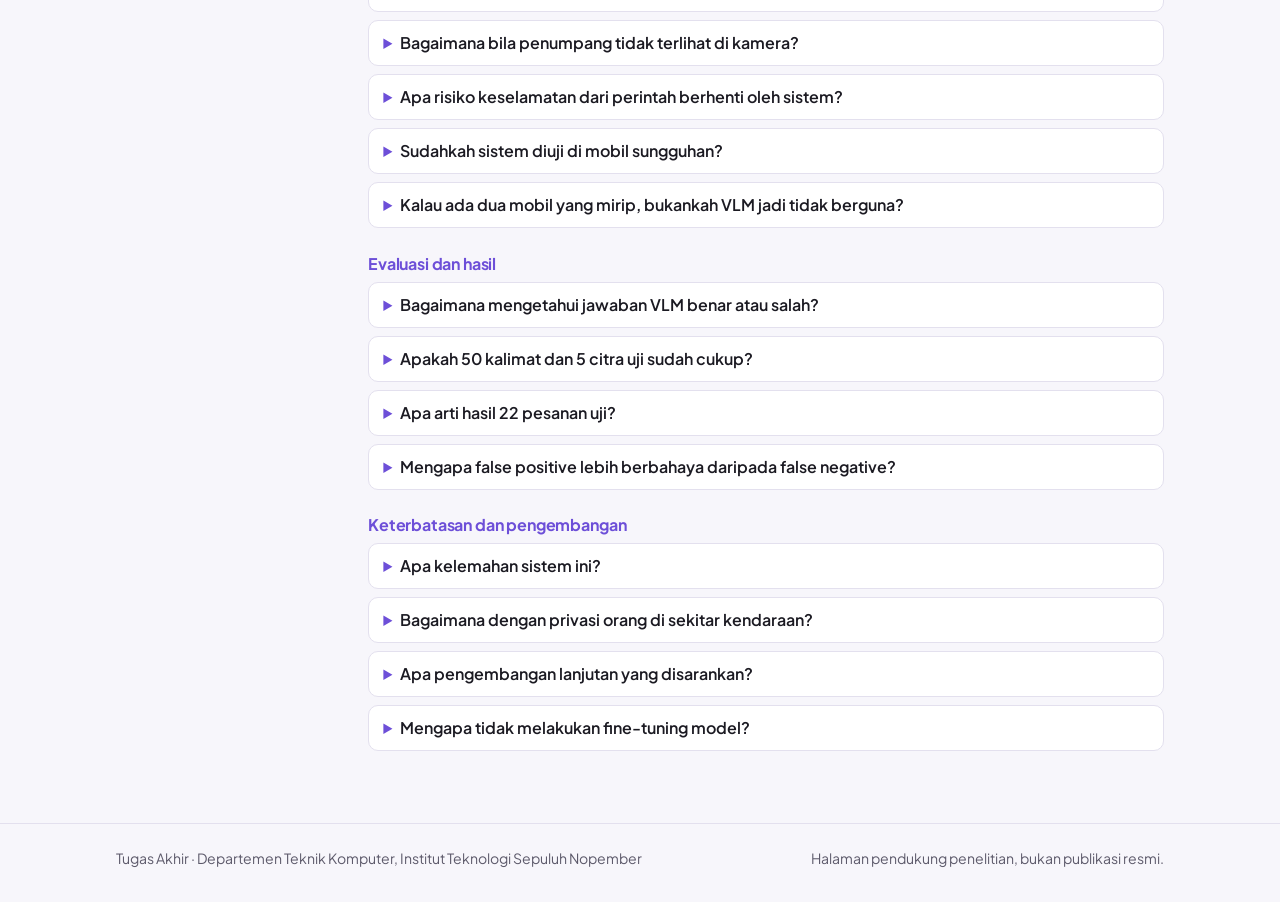
<file: materi.html>
<!doctype html>
<html lang="id">
<head>
<meta charset="utf-8">
<meta name="viewport" content="width=device-width, initial-scale=1">
<title>Materi · Robotaxi ITS</title>
<meta name="description" content="Materi belajar metode, algoritma, alat, dan teori dalam penelitian layanan penjemputan robotaxi ITS, beserta latihan pertanyaan sidang.">
<link rel="preconnect" href="https://fonts.googleapis.com">
<link rel="preconnect" href="https://fonts.gstatic.com" crossorigin>
<link href="https://fonts.googleapis.com/css2?family=Plus+Jakarta+Sans:wght@400;600;700;800&display=swap" rel="stylesheet">
<link rel="stylesheet" href="assets/style.css">
<link rel="icon" href="data:image/svg+xml,%3Csvg xmlns='http://www.w3.org/2000/svg' viewBox='0 0 32 32'%3E%3Crect width='32' height='32' rx='8' fill='%236d4fd8'/%3E%3Ctext x='16' y='21' font-size='13' font-family='sans-serif' font-weight='700' fill='white' text-anchor='middle'%3ERT%3C/text%3E%3C/svg%3E">
</head>
<body>
<header class="site-header">
  <div class="inner">
    <a class="brand" href="index.html"><span class="brand-mark">RT</span>Robotaxi ITS</a>
    <nav class="nav" aria-label="Navigasi utama">
      <a href="index.html">Beranda</a>
      <a href="sistem.html">Sistem</a>
      <a href="materi.html" aria-current="page">Materi</a>
      <a href="petunjuk.html">Petunjuk</a>
      <a href="pedoman.html">Pedoman</a>
      <a href="referensi.html">Referensi</a>
      <a href="galeri.html">Galeri</a>
    </nav>
  </div>
</header>

<main>
  <div class="eyebrow">Materi</div>
  <h1>Materi metode, alat, dan teori</h1>
  <p class="lead">Penjelasan ringkas setiap metode, algoritma, alat, dan teori yang dipakai dalam penelitian ini. Setiap topik menjawab empat hal: apa itu, bagaimana cara kerjanya, di mana dipakai dalam penelitian ini, dan mengapa dipilih. Bagian terakhir berisi latihan pertanyaan sidang.</p>
  <div class="callout">
    <p>Nomor dalam kurung siku, misalnya [Wu 2026], merujuk ke halaman <a href="referensi.html">Referensi</a>. Bagian bertanda <span class="tag" style="margin:0">luar pustaka</span> adalah penjelasan pendukung yang belum dikutip di proposal.</p>
  </div>

  <div class="materi">
    <nav class="side-toc" aria-label="Daftar materi">
      <div class="grp">A. Pengembangan</div>
      <a href="#prototyping">Iterative Prototyping</a>
      <a href="#client-server">Client-server, REST, WebSocket</a>
      <a href="#state-machine">Mesin status</a>
      <a href="#basis-data">Basis data relasional</a>
      <div class="grp">B. LLM</div>
      <a href="#transformer">Transformer dan attention</a>
      <a href="#llm">Large Language Model</a>
      <a href="#prompt">Prompt engineering</a>
      <a href="#structured">Keluaran terstruktur</a>
      <a href="#halusinasi">Halusinasi dan penyaringnya</a>
      <div class="grp">C. VLM</div>
      <a href="#vlm">Vision-Language Model</a>
      <a href="#clip">CLIP</a>
      <a href="#qwen-vl">Qwen-VL</a>
      <a href="#som">Kandidat bernomor</a>
      <a href="#masking">Mode crop, masking, penuh</a>
      <div class="grp">D. Deteksi objek</div>
      <a href="#yolo">YOLO</a>
      <a href="#iou-nms">IoU dan NMS</a>
      <a href="#yolov10">YOLOv10</a>
      <a href="#ovd">Deteksi kosakata terbuka</a>
      <a href="#person-search">Pencarian orang berbasis teks</a>
      <div class="grp">E. Metode rujukan</div>
      <a href="#wu">Metode Wu et al.</a>
      <a href="#cosine">Kemiripan kosinus</a>
      <div class="grp">F. Evaluasi</div>
      <a href="#confusion">Matriks konfusi</a>
      <a href="#metrik-sistem">Metrik sistem</a>
      <div class="grp">G. Kendaraan otonom</div>
      <a href="#ros2">ROS 2</a>
      <a href="#gnss">GNSS dan koordinat</a>
      <a href="#enu">Koordinat lokal ENU</a>
      <a href="#haversine">Jarak haversine</a>
      <a href="#kalman">Kalman Filter</a>
      <a href="#dijkstra">Rute global dan Dijkstra</a>
      <a href="#kendali">Kendali kendaraan</a>
      <a href="#edge">Komputasi tepi</a>
      <div class="grp">H. Latihan sidang</div>
      <a href="#latihan">Pertanyaan dan jawaban</a>
      <a href="#latihan-1">· Latar belakang dan kontribusi</a>
      <a href="#latihan-2">· Metode dan desain sistem</a>
      <a href="#latihan-3">· Agen percakapan dan LLM</a>
      <a href="#latihan-4">· VLM dan deteksi</a>
      <a href="#latihan-5">· Integrasi kendaraan</a>
      <a href="#latihan-6">· Evaluasi dan hasil</a>
      <a href="#latihan-7">· Keterbatasan dan pengembangan</a>
    </nav>

    <div>
      <!-- A -->
      <section class="bab">
        <h2><span class="no">A</span> Metode pengembangan dan arsitektur</h2>

        <article class="card topic" id="prototyping">
          <h3>Iterative Prototyping</h3>
          <dl class="kv">
            <dt>Apa itu</dt><dd>Model proses perangkat lunak yang membangun versi kerja secara cepat, mengujinya, lalu memperbaikinya berulang kali sampai kebutuhan jelas [Pressman 2020].</dd>
            <dt>Tahapan</dt><dd>Komunikasi dan analisis kebutuhan, perencanaan dan pemodelan desain cepat, konstruksi prototipe, evaluasi dan umpan balik. Hasil evaluasi kembali ke tahap pertama.</dd>
            <dt>Di penelitian ini</dt><dd>Iterasi pertama menghasilkan server, aplikasi penumpang, dan simulator kendaraan. Kegagalan saat uji, misalnya VLM berhenti dipanggil karena kata "gelap" tidak dikenali sebagai warna, langsung memperbaiki aturan pada iterasi berikutnya.</dd>
            <dt>Mengapa</dt><dd>Kebutuhan agen percakapan dan VLM sulit ditentukan sejak awal. Perilaku model baru terlihat setelah dicoba, sehingga model air terjun kurang cocok.</dd>
          </dl>
        </article>

        <article class="card topic" id="client-server">
          <h3>Client-server, REST, dan WebSocket</h3>
          <dl class="kv">
            <dt>Client-server</dt><dd>Sistem dibagi menjadi klien yang meminta layanan dan server yang memproses permintaan. Di sini kliennya adalah aplikasi penumpang dan komputer kendaraan.</dd>
            <dt>REST</dt><dd>Gaya arsitektur berbasis sumber daya yang diakses lewat metode HTTP (GET, POST, PUT, DELETE), tanpa menyimpan keadaan sesi di server [Fielding 2000]. Dipakai untuk memesan, mengambil titik jemput, dan meminta foto.</dd>
            <dt>WebSocket</dt><dd>Koneksi dua arah yang tetap terbuka. Server bisa mengirim pesan kapan saja tanpa diminta. Dipakai untuk status, posisi kendaraan, pesan agen, dan aliran citra dari kendaraan.</dd>
            <dt>Mengapa kendaraan yang membuka koneksi</dt><dd>Kendaraan berada di jaringan seluler tanpa alamat IP publik, sehingga server tidak bisa menghubunginya lebih dulu. Kendaraan membuka koneksi ke server dan mengirim sinyal detak (<em>heartbeat</em>) secara berkala.</dd>
          </dl>
        </article>

        <article class="card topic" id="state-machine">
          <h3>Mesin status (<em>finite state machine</em>)</h3>
          <dl class="kv">
            <dt>Apa itu</dt><dd>Model yang menyatakan sistem selalu berada pada satu status dari himpunan terbatas, dan hanya boleh berpindah melalui transisi yang sudah didefinisikan.</dd>
            <dt>Di penelitian ini</dt><dd>Pesanan punya status dibuat, dikirim, menuju titik, menunggu ciri, mencari, butuh ciri tambahan, ditemukan, terkonfirmasi, selesai, gagal, dan dibatalkan. Kendaraan punya status siaga, menuju titik, tiba, dan offline. Setiap status aktif punya batas waktu.</dd>
            <dt>Mengapa</dt><dd>Alur penjemputan melibatkan tiga pihak yang berjalan bersamaan. Tabel transisi mencegah keadaan yang tidak masuk akal, misalnya VLM dipanggil padahal kendaraan belum tiba, dan memudahkan pengujian otomatis.</dd>
          </dl>
        </article>

        <article class="card topic" id="basis-data">
          <h3>Basis data relasional dan ORM</h3>
          <dl class="kv">
            <dt>Apa itu</dt><dd>Data disimpan dalam tabel yang saling terhubung melalui kunci primer (PK) dan kunci asing (FK). ORM (<em>Object-Relational Mapping</em>) seperti SQLAlchemy memetakan tabel ke kelas Python.</dd>
            <dt>Di penelitian ini</dt><dd>Enam tabel: titik jemput, pesanan, pesan percakapan, ciri penumpang, hasil identifikasi, dan log status. Berkas citra disimpan di sistem berkas, basis data hanya menyimpan jalurnya.</dd>
            <dt>Mengapa</dt><dd>Cap waktu setiap tahap dan setiap hasil VLM tersimpan, sehingga metrik seperti waktu dari tiba sampai terkonfirmasi bisa dihitung ulang dari data.</dd>
          </dl>
        </article>
      </section>

      <!-- B -->
      <section class="bab">
        <h2><span class="no">B</span> Large Language Model</h2>

        <article class="card topic" id="transformer">
          <h3>Transformer dan mekanisme <em>attention</em></h3>
          <dl class="kv">
            <dt>Apa itu</dt><dd>Arsitektur jaringan saraf yang memproses seluruh urutan token sekaligus dan menentukan hubungan antartoken dengan <em>self-attention</em> [Vaswani 2017]. Hampir semua LLM dan VLM modern dibangun di atasnya.</dd>
            <dt>Cara kerja</dt><dd>Setiap token diubah menjadi tiga vektor: <em>query</em> (Q), <em>key</em> (K), dan <em>value</em> (V). Bobot perhatian dihitung dari kemiripan Q dengan semua K, lalu dipakai untuk menjumlahkan V.</dd>
          </dl>
          <div class="formula">Attention(Q, K, V) = softmax( Q·K<sup>T</sup> / √d<sub>k</sub> ) · V
            <small>d<sub>k</sub> adalah dimensi vektor key. Pembagian dengan √d<sub>k</sub> menjaga nilai softmax tidak terlalu tajam.</small></div>
        </article>

        <article class="card topic" id="llm">
          <h3>Large Language Model (LLM)</h3>
          <dl class="kv">
            <dt>Apa itu</dt><dd>Model Transformer berukuran sangat besar yang dilatih memprediksi token berikutnya pada teks dalam jumlah masif. Model yang cukup besar mampu mengerjakan tugas baru hanya dari instruksi dan beberapa contoh di dalam prompt [Brown 2020].</dd>
            <dt>Di penelitian ini</dt><dd>Agen percakapan memakai model keluarga Gemini (misalnya <code>gemini-3.1-flash-lite</code>) melalui Gemini API atau OpenRouter. Agen membalas penumpang dan sekaligus mengekstraksi ciri ke format terstruktur.</dd>
            <dt>Mengapa model siap pakai</dt><dd>Penelitian dibatasi pada <em>prompt engineering</em> tanpa <em>fine-tuning</em>. Model siap pakai sudah memahami bahasa Indonesia sehari-hari, sehingga tidak perlu mengumpulkan data latih percakapan penjemputan.</dd>
          </dl>
        </article>

        <article class="card topic" id="prompt">
          <h3>Prompt engineering</h3>
          <dl class="kv">
            <dt>Apa itu</dt><dd>Teknik merancang instruksi masukan agar model menghasilkan keluaran yang diinginkan tanpa mengubah bobot model [Sahoo 2024].</dd>
            <dt>Teknik umum</dt><dd><em>Zero-shot</em> (instruksi saja), <em>few-shot</em> (instruksi ditambah contoh), dan <em>chain-of-thought</em> (model diminta menalar bertahap sebelum menjawab) [Wei 2022].</dd>
            <dt>Di penelitian ini</dt><dd>Instruksi agen berisi peran, titik jemput, status pesanan, ciri yang sudah tercatat, dan daftar ciri yang masih kurang. Instruksi VLM meminta model menilai setiap kandidat bernomor, menuliskan alasannya, lalu memutuskan. Setiap versi instruksi diberi nomor (misalnya v3) dan dicatat di setiap hasil.</dd>
            <dt>Mengapa</dt><dd>Perilaku model diatur lewat teks yang mudah diubah antariterasi, dan versi instruksi yang tercatat membuat hasil uji bisa dibandingkan.</dd>
          </dl>
        </article>

        <article class="card topic" id="structured">
          <h3>Keluaran terstruktur (<em>structured output</em>)</h3>
          <dl class="kv">
            <dt>Apa itu</dt><dd>Model dipaksa menjawab dalam JSON yang mengikuti skema tertentu. Skema berisi nama kolom, tipe data, dan kolom wajib.</dd>
            <dt>Di penelitian ini</dt><dd>Agen menjawab dengan kolom balasan, pakaian atas, pakaian bawah, aksesori, posisi, dan permintaan foto. VLM menjawab dengan keputusan (ada atau tidak), nomor kandidat, deskripsi yang terlihat, dan alasan. Suhu (<em>temperature</em>) diatur rendah, 0,2, agar jawaban konsisten.</dd>
            <dt>Mengapa</dt><dd>Server perlu membaca jawaban model secara pasti. Teks bebas sulit diurai dan rawan salah format.</dd>
          </dl>
        </article>

        <article class="card topic" id="halusinasi">
          <h3>Halusinasi dan penyaringnya</h3>
          <dl class="kv">
            <dt>Apa itu</dt><dd>Model menghasilkan informasi yang terdengar meyakinkan tetapi tidak didukung masukan. Pada VLM, contohnya menyebut objek yang tidak ada di gambar [Qu 2024].</dd>
            <dt>Risiko di sini</dt><dd>Agen bisa mencatat "kaos merah" padahal penumpang berkata "kaos hijau", atau menambahkan aksesori yang tidak pernah disebut. Ciri yang salah membuat VLM mencari orang yang salah.</dd>
            <dt>Penyaring</dt><dd>Server memecah setiap nilai ciri menjadi kata, membuang kata fungsi (misalnya "dan", "dengan"), lalu memeriksa apakah semua kata isi pernah diucapkan penumpang. Nilai yang memuat kata asing dibuang dan tidak disimpan.</dd>
            <dt>Keterbatasan</dt><dd>Pemeriksaan berbasis kata ini sengaja ketat. Sinonim yang diucapkan berbeda, misalnya "baju" dan "kaos", bisa ikut terbuang, sehingga agen diinstruksikan memakai kata penumpang apa adanya.</dd>
          </dl>
        </article>
      </section>

      <!-- C -->
      <section class="bab">
        <h2><span class="no">C</span> Vision-Language Model</h2>

        <article class="card topic" id="vlm">
          <h3>Vision-Language Model (VLM)</h3>
          <dl class="kv">
            <dt>Apa itu</dt><dd>Model yang menerima citra dan teks sekaligus, lalu menjawab dalam bahasa alami [Sharshar 2025].</dd>
            <dt>Cara kerja</dt><dd>Citra dipotong menjadi <em>patch</em>, diolah <em>encoder</em> visual (CNN atau <em>Vision Transformer</em>) menjadi fitur, lalu fitur itu dipetakan oleh <em>adapter</em> ke ruang token LLM. LLM kemudian memproses token citra dan token teks bersama.</dd>
            <dt>Di penelitian ini</dt><dd>VLM membandingkan setiap kandidat pada citra kamera dengan ringkasan ciri penumpang, termasuk posisi relatif terhadap objek sekitar.</dd>
            <dt>Mengapa</dt><dd>VLM bisa menalar ciri yang kompleks seperti "duduk di bangku dekat pintu", yang tidak bisa diwakili kelas detektor biasa.</dd>
          </dl>
        </article>

        <article class="card topic" id="clip">
          <h3>CLIP</h3>
          <dl class="kv">
            <dt>Apa itu</dt><dd>Model yang melatih <em>encoder</em> citra dan <em>encoder</em> teks bersama-sama pada pasangan citra-teks dari internet, sehingga citra dan teks yang cocok berdekatan dalam satu ruang vektor [Radford 2021].</dd>
            <dt>Cara kerja</dt><dd>Pembelajaran kontrastif: dalam satu kelompok data, pasangan yang benar dibuat mirip dan pasangan yang salah dibuat berjauhan.</dd>
            <dt>Kaitan</dt><dd>YOLO-World memakai <em>encoder</em> teks CLIP untuk mengubah nama kelas menjadi vektor, sehingga detektor bisa menerima kelas berupa teks bebas.</dd>
          </dl>
        </article>

        <article class="card topic" id="qwen-vl">
          <h3>Qwen-VL</h3>
          <dl class="kv">
            <dt>Apa itu</dt><dd>VLM sumber terbuka dengan LLM Qwen-7B, <em>encoder</em> visual ViT-bigG, dan <em>adapter</em> satu lapis <em>cross-attention</em> yang memadatkan fitur citra menjadi 256 token. Total sekitar 9,6 miliar parameter [Bai 2023].</dd>
            <dt>Kaitan</dt><dd>Dipakai metode rujukan Wu et al. untuk merangkum deskripsi penumpang dan mendeskripsikan setiap potongan kandidat.</dd>
            <dt>Mengapa tidak dipakai</dt><dd>Butuh GPU besar, dan pada uji coba pemilihan berdasarkan skor kemiripan dari deskripsinya gagal pada kandidat mirip. Penelitian ini memakai VLM layanan <em>cloud</em> yang menalar seluruh kandidat dalam satu panggilan.</dd>
          </dl>
        </article>

        <article class="card topic" id="som">
          <h3>Kandidat bernomor pada satu citra <span class="tag">luar pustaka</span></h3>
          <dl class="kv">
            <dt>Apa itu</dt><dd>Setiap orang hasil deteksi diberi kotak dan nomor langsung di atas citra, lalu VLM diminta menyebut nomor yang cocok. Teknik serupa dikenal sebagai <a href="https://arxiv.org/abs/2310.11441" target="_blank" rel="noopener"><em>Set-of-Mark prompting</em></a>.</dd>
            <dt>Di penelitian ini</dt><dd>Label nomor diletakkan di atas kotak agar tidak menutupi kepala, hijab, atau topi. Nomor yang dijawab VLM dipakai untuk menggambar kotak hijau pada foto bukti.</dd>
            <dt>Mengapa</dt><dd>VLM melihat semua kandidat sekaligus sehingga bisa membandingkan langsung, misalnya dua orang sama-sama berbaju putih tetapi celananya berbeda. Ini menggantikan pendekatan skor per kandidat yang gagal pada metode rujukan.</dd>
          </dl>
        </article>

        <article class="card topic" id="masking">
          <h3>Mode <em>crop</em>, <em>masking</em>, dan bingkai penuh</h3>
          <dl class="kv">
            <dt><em>Crop</em></dt><dd>Setiap kandidat dipotong dan dikirim dalam panggilan terpisah. Jumlah panggilan sebanyak jumlah kandidat, dan posisi relatif antarkandidat hilang.</dd>
            <dt><em>Masking</em></dt><dd>Satu citra utuh, tetapi area di luar kotak kandidat dihitamkan. Satu panggilan per citra, posisi relatif tetap ada, dan latar yang mengganggu disembunyikan.</dd>
            <dt>Bingkai penuh</dt><dd>Citra dikirim apa adanya. Dipakai bila penumpang menyebut posisi dengan tegas terhadap objek sekitar, karena objek itu harus terlihat oleh VLM.</dd>
            <dt>Hasil awal</dt><dd>Pada lima citra uji, <em>masking</em> mengurangi panggilan dari 17 menjadi 5 (berkurang 70,6%) dan token dari 22.156 menjadi 6.493 (berkurang 70,7%). Token per panggilan hampir tetap sekitar 1.200, berapa pun ukuran citranya.</dd>
          </dl>
        </article>
      </section>

      <!-- D -->
      <section class="bab">
        <h2><span class="no">D</span> Deteksi objek</h2>

        <article class="card topic" id="yolo">
          <h3>YOLO (You Only Look Once)</h3>
          <dl class="kv">
            <dt>Apa itu</dt><dd>Keluarga detektor objek satu tahap: sekali lewat jaringan, model langsung menghasilkan kotak pembatas, kelas, dan skor keyakinan untuk seluruh citra.</dd>
            <dt>Cara kerja</dt><dd><em>Backbone</em> mengekstrak fitur, <em>neck</em> menggabungkan fitur dari beberapa skala, dan <em>head</em> memprediksi kotak serta kelas. Prediksi dengan skor di bawah ambang dibuang.</dd>
            <dt>Di penelitian ini</dt><dd>Berjalan di komputer kendaraan hanya untuk kelas orang (<em>person</em>). Ambang keyakinan di simulator 0,25. Hanya <em>frame</em> yang berisi orang yang dikirim ke server.</dd>
            <dt>Mengapa</dt><dd>Cepat dan ringan, sehingga cocok sebagai penyaring awal sebelum VLM yang lebih mahal dipanggil.</dd>
          </dl>
        </article>

        <article class="card topic" id="iou-nms">
          <h3>IoU dan Non-Maximum Suppression</h3>
          <dl class="kv">
            <dt>IoU</dt><dd><em>Intersection over Union</em> mengukur seberapa besar dua kotak saling tumpang tindih, dengan nilai 0 sampai 1.</dd>
          </dl>
          <div class="formula">IoU(A, B) = luas(A ∩ B) / luas(A ∪ B)</div>
          <dl class="kv">
            <dt>NMS</dt><dd>Detektor sering menghasilkan beberapa kotak untuk satu objek. NMS menyimpan kotak dengan skor tertinggi dan membuang kotak lain yang IoU-nya terhadap kotak itu melebihi ambang.</dd>
            <dt>Di penelitian ini</dt><dd>IoU dipakai untuk mengenali kandidat yang sudah ditolak penumpang. Bila kotak baru pada kamera yang sama tumpang tindih ≥ 0,5 dengan kotak orang yang dijawab "Bukan saya", kandidat itu tidak dikirim lagi ke VLM.</dd>
          </dl>
        </article>

        <article class="card topic" id="yolov10">
          <h3>YOLOv10</h3>
          <dl class="kv">
            <dt>Apa itu</dt><dd>Versi YOLO yang menghilangkan NMS saat inferensi dengan pelatihan <em>consistent dual assignments</em>, sehingga bisa berjalan <em>end-to-end</em> dengan latensi lebih rendah [Wang 2024].</dd>
            <dt>Kaitan</dt><dd>Dipakai metode rujukan Wu et al. untuk mendeteksi orang. Ambang deteksinya diatur dari estimasi kepadatan kerumunan oleh Qwen-VL.</dd>
          </dl>
        </article>

        <article class="card topic" id="ovd">
          <h3>Deteksi kosakata terbuka (<em>open-vocabulary</em>)</h3>
          <dl class="kv">
            <dt>Apa itu</dt><dd>Detektor yang kelasnya ditentukan saat dipakai lewat teks, tidak terbatas pada daftar kelas saat pelatihan [Zhu 2024].</dd>
            <dt>YOLO-World</dt><dd>Menggabungkan YOLO dengan <em>encoder</em> teks CLIP dan jaringan penggabung fitur citra-teks, sehingga tetap cepat seperti YOLO [Cheng 2024].</dd>
            <dt>Grounding DINO</dt><dd>Detektor berbasis Transformer yang menerima kalimat dan menandai objek yang dirujuk. Lebih kuat pada kalimat panjang, tetapi lebih berat [Liu 2024].</dd>
            <dt>Temuan uji</dt><dd>Memasukkan kalimat deskripsi utuh sebagai kelas YOLO-World hanya mencapai akurasi 56,0% (<em>recall</em> 16,0%). Membatasi YOLO-World pada kelas orang lalu menyerahkan atribut ke VLM mencapai 92,0%. Karena itu detektor hanya mencari orang.</dd>
          </dl>
        </article>

        <article class="card topic" id="person-search">
          <h3>Pencarian orang berbasis teks</h3>
          <dl class="kv">
            <dt>Apa itu</dt><dd>Tugas menemukan orang di kumpulan citra berdasarkan deskripsi bahasa alami, misalnya "wanita berbaju putih dengan tas hitam" [Li 2017]. Berkembang menjadi <em>text-based person re-identification</em> [Jiang 2024].</dd>
            <dt>Kaitan</dt><dd>Identifikasi penumpang adalah versi khusus tugas ini: satu deskripsi, satu citra kamera, dan beberapa kandidat. Bedanya, deskripsi dikumpulkan lewat percakapan dan bisa dilengkapi saat pencarian gagal.</dd>
          </dl>
        </article>
      </section>

      <!-- E -->
      <section class="bab">
        <h2><span class="no">E</span> Metode rujukan</h2>

        <article class="card topic" id="wu">
          <h3>Metode Wu et al. (2026)</h3>
          <dl class="kv">
            <dt>Alur</dt><dd>(1) Qwen-VL merangkum deskripsi penumpang. (2) Untuk setiap <em>frame</em>, Qwen-VL memperkirakan kepadatan kerumunan dan ambang YOLOv10 disesuaikan. (3) Setiap potongan orang dideskripsikan Qwen-VL. (4) Deskripsi kandidat dibandingkan dengan rangkuman memakai kemiripan kosinus, dan kandidat terbaik dipilih bila skornya di atas 0,3.</dd>
            <dt>Hasil</dt><dd>Akurasi 55,98% pada dataset HID-nuScenes [Wu 2026].</dd>
            <dt>Kelemahan</dt><dd>Representasi kalimat diambil dari prediksi token terakhir Qwen-VL, bukan model yang dilatih khusus untuk makna kalimat. Pada uji replikasi, deskripsi "jaket merah" memberi skor 0,88 ke kandidat berjaket hitam dan 0,83 ke kandidat berjaket merah. Deskripsinya sudah benar, tetapi pemilihannya salah.</dd>
            <dt>Respons penelitian ini</dt><dd>Tahap pemilihan diganti dengan penalaran VLM langsung atas semua kandidat bernomor, ditambah percakapan untuk melengkapi ciri dan konfirmasi penumpang.</dd>
          </dl>
        </article>

        <article class="card topic" id="cosine">
          <h3>Kemiripan kosinus</h3>
          <dl class="kv">
            <dt>Apa itu</dt><dd>Ukuran kesamaan arah dua vektor, bernilai −1 sampai 1. Nilai 1 berarti searah.</dd>
          </dl>
          <div class="formula">cos(a, b) = (a · b) / (‖a‖ ‖b‖)</div>
          <dl class="kv">
            <dt>Mengapa bisa gagal</dt><dd>Dua kalimat yang hampir sama, misalnya hanya berbeda warna jaket, menghasilkan vektor yang hampir searah. Satu kata yang paling menentukan tenggelam di antara kata-kata yang sama.</dd>
          </dl>
        </article>
      </section>

      <!-- F -->
      <section class="bab">
        <h2><span class="no">F</span> Evaluasi</h2>

        <article class="card topic" id="confusion">
          <h3>Matriks konfusi dan turunannya</h3>
          <p>Setiap jawaban dibandingkan dengan kebenaran: TP (benar ada), TN (benar tidak ada), FP (bilang ada padahal tidak), FN (bilang tidak ada padahal ada).</p>
          <div class="formula">
            Precision = TP / (TP + FP) &nbsp;·&nbsp; Recall = TP / (TP + FN)<br>
            Specificity = TN / (TN + FP) &nbsp;·&nbsp; Akurasi = (TP + TN) / (TP + TN + FP + FN)
          </div>
          <p>Contoh dari uji pendahuluan YOLO kelas orang + VLM pada 50 kalimat (25 objek ada, 25 tidak ada): TP 24, FN 1, TN 22, FP 3.</p>
          <div class="table-wrap">
            <table>
              <thead><tr><th>Metrik</th><th>Perhitungan</th><th class="num">Hasil</th></tr></thead>
              <tbody>
                <tr><td>Recall</td><td>24 / 25</td><td class="num">96,0%</td></tr>
                <tr><td>Precision</td><td>24 / 27</td><td class="num">88,9%</td></tr>
                <tr><td>Specificity</td><td>22 / 25</td><td class="num">88,0%</td></tr>
                <tr><td>Akurasi</td><td>46 / 50</td><td class="num">92,0%</td></tr>
              </tbody>
            </table>
          </div>
          <p>Pada penjemputan, FP lebih berbahaya karena kendaraan menunjuk orang yang salah. Karena itu foto bukti tetap dikonfirmasi penumpang.</p>
        </article>

        <article class="card topic" id="metrik-sistem">
          <h3>Metrik sistem</h3>
          <dl class="kv">
            <dt>Kelengkapan ciri</dt><dd>Apakah ciri wajib (pakaian atas beserta warna, posisi) tercatat lengkap dari percakapan.</dd>
            <dt>Tingkat halusinasi</dt><dd>Proporsi ciri tersimpan yang tidak pernah diucapkan penumpang.</dd>
            <dt>Ketepatan pencocokan</dt><dd>Apakah nomor yang ditunjuk VLM adalah penumpang sebenarnya, termasuk saat ada orang berpenampilan mirip.</dd>
            <dt>Latensi dan biaya</dt><dd>Waktu setiap panggilan VLM dan jumlah panggilan per pesanan.</dd>
            <dt>Keberhasilan alur</dt><dd>Persentase pesanan yang sampai terkonfirmasi, dan waktu dari kendaraan tiba sampai terkonfirmasi.</dd>
          </dl>
        </article>
      </section>

      <!-- G -->
      <section class="bab">
        <h2><span class="no">G</span> Kendaraan otonom</h2>

        <article class="card topic" id="ros2">
          <h3>ROS 2</h3>
          <dl class="kv">
            <dt>Apa itu</dt><dd><em>Middleware</em> robotika yang menyusun sistem sebagai kumpulan <em>node</em> dalam graf komputasi [Macenski 2023].</dd>
            <dt>Konsep dasar</dt><dd><em>Node</em> adalah satu proses dengan satu tanggung jawab. <em>Topic</em> adalah saluran terbitkan-langganan untuk data mengalir, misalnya citra kamera atau posisi. <em>Service</em> adalah permintaan-jawaban sekali. Komunikasi berjalan di atas DDS.</dd>
            <dt>Di penelitian ini</dt><dd>Dua <em>node</em> baru: <em>node</em> penghubung (WebSocket ke server, destinasi, posisi, perintah berhenti) dan <em>node</em> deteksi orang (YOLO pada tiga kamera atap).</dd>
            <dt>Mengapa</dt><dd>Navigasi dan kendali mobil riset ITS sudah dibangun di ROS 2 [Priyatna 2026; Hafidzh 2026]. Menambah <em>node</em> berarti tidak perlu mengubah sistem yang sudah ada.</dd>
          </dl>
        </article>

        <article class="card topic" id="gnss">
          <h3>GNSS dan koordinat geografis</h3>
          <dl class="kv">
            <dt>Apa itu</dt><dd>GNSS (<em>Global Navigation Satellite System</em>, termasuk GPS) menentukan posisi dari sinyal beberapa satelit dalam lintang (<em>latitude</em>) dan bujur (<em>longitude</em>).</dd>
            <dt>Di kendaraan</dt><dd>Penerima u-blox ZED-F9P. Tanpa koreksi RTK, galat posisi bisa mencapai beberapa meter.</dd>
            <dt>Dampak</dt><dd>Kendaraan bisa berhenti beberapa meter dari koordinat titik jemput. Karena itu kedatangan memakai radius, dan area tunggu sebaiknya berada di jangkauan kamera.</dd>
          </dl>
        </article>

        <article class="card topic" id="enu">
          <h3>Koordinat lokal ENU</h3>
          <dl class="kv">
            <dt>Apa itu</dt><dd>Sistem koordinat datar dalam meter: <em>East</em> (timur), <em>North</em> (utara), <em>Up</em> (atas), relatif terhadap satu titik acuan.</dd>
            <dt>Di kendaraan</dt><dd>Titik acuan adalah fix GPS pertama saat sistem dinyalakan, dan bisa diatur ulang. Kalman Filter bekerja dalam ENU. <em>Node</em> penghubung mengonversi kembali ke lintang dan bujur sebelum mengirim posisi ke server.</dd>
            <dt>Mengapa</dt><dd>Perhitungan gerak dan kendali jauh lebih mudah dalam meter daripada dalam derajat.</dd>
          </dl>
        </article>

        <article class="card topic" id="haversine">
          <h3>Jarak haversine</h3>
          <dl class="kv">
            <dt>Apa itu</dt><dd>Rumus jarak terpendek antara dua titik di permukaan bola dari lintang dan bujurnya.</dd>
          </dl>
          <div class="formula">
            a = sin²(Δφ/2) + cos φ<sub>1</sub> · cos φ<sub>2</sub> · sin²(Δλ/2)<br>
            d = 2R · atan2( √a, √(1 − a) )
            <small>φ lintang, λ bujur (dalam radian), R jari-jari bumi sekitar 6.371 km.</small>
          </div>
          <dl class="kv">
            <dt>Di penelitian ini</dt><dd>Kendaraan dianggap tiba bila jarak haversine ke titik jemput lebih kecil dari radius kedatangan. Perencana rute bawaan kendaraan memakai ambang 5 m, dan simulator memakai radius per titik jemput.</dd>
          </dl>
        </article>

        <article class="card topic" id="kalman">
          <h3>Kalman Filter</h3>
          <dl class="kv">
            <dt>Apa itu</dt><dd>Algoritma estimasi yang menggabungkan model gerak dengan pengukuran sensor yang berderau, dengan bobot sesuai ketidakpastian masing-masing.</dd>
            <dt>Dua langkah</dt><dd>Prediksi: perkirakan keadaan berikutnya dari model gerak, ketidakpastian bertambah. Pembaruan: koreksi dengan pengukuran, ketidakpastian berkurang. Bobot koreksi disebut <em>Kalman gain</em>.</dd>
          </dl>
          <div class="formula">
            x̂<sub>k</sub> = x̂<sub>k|k−1</sub> + K<sub>k</sub> ( z<sub>k</sub> − H x̂<sub>k|k−1</sub> )
            <small>x̂ estimasi keadaan, z pengukuran, H pemetaan keadaan ke pengukuran, K Kalman gain. K besar berarti pengukuran lebih dipercaya.</small>
          </div>
          <dl class="kv">
            <dt>Di kendaraan</dt><dd>Menggabungkan GPS, IMU, dan odometri roda untuk posisi dan kecepatan, dengan RMSE posisi 0,173 m pada pengujian [Priyatna 2026]. Penelitian ini hanya membaca hasilnya.</dd>
          </dl>
        </article>

        <article class="card topic" id="dijkstra">
          <h3>Rute global dan algoritma Dijkstra</h3>
          <dl class="kv">
            <dt>Segmen titik acuan</dt><dd>Jalan kampus disiapkan secara luring sebagai segmen berisi titik GPS berurutan berjarak 0,5 sampai 1 m. Segmen A tersambung ke B bila ujung A berjarak kurang dari 5 m dari awal B, sehingga terbentuk graf berarah [Priyatna 2026].</dd>
            <dt>Dijkstra</dt><dd>Mencari jalur berbiaya terkecil dari satu simpul ke simpul lain pada graf berbobot tidak negatif. Algoritma selalu memperluas simpul dengan jarak sementara terkecil, lalu memperbarui jarak tetangganya.</dd>
            <dt>Di kendaraan</dt><dd>Segmen awal dipilih dari posisi dan arah hadap kendaraan, dan segmen akhir adalah segmen terdekat dari destinasi. Biaya sisi adalah jumlah titik di segmen tujuan. Rute dipotong 30 m ke depan untuk perencanaan lokal.</dd>
            <dt>Konsekuensi</dt><dd>Server cukup mengirim koordinat titik jemput, tanpa titik awal. Titik jemput harus berada pada jalan yang tercakup segmen.</dd>
          </dl>
        </article>

        <article class="card topic" id="kendali">
          <h3>Kendali kendaraan</h3>
          <dl class="kv">
            <dt>Pure Pursuit</dt><dd>Memilih titik target di depan pada jarak <em>lookahead</em>, lalu menghitung sudut kemudi agar kendaraan melengkung menuju titik itu.</dd>
          </dl>
          <div class="formula">δ = atan( 2L · sin α / l<sub>d</sub> )
            <small>δ sudut kemudi, L jarak sumbu roda, α sudut antara arah kendaraan dan arah ke titik target, l<sub>d</sub> jarak lookahead.</small></div>
          <dl class="kv">
            <dt>PID</dt><dd>Pengendali yang menghitung aksi dari galat saat ini (P), akumulasi galat (I), dan laju perubahan galat (D). Dipakai untuk mengubah kecepatan target menjadi perintah <em>throttle</em> dan rem [Hafidzh 2026].</dd>
            <dt>Di penelitian ini</dt><dd>Kecepatan target nol membuat kendaraan mengerem hingga berhenti penuh. <em>Node</em> penghubung memakai mekanisme ini sebelum deteksi orang diaktifkan.</dd>
          </dl>
        </article>

        <article class="card topic" id="edge">
          <h3>Komputasi tepi (<em>edge filtering</em>)</h3>
          <dl class="kv">
            <dt>Apa itu</dt><dd>Sebagian pemrosesan dilakukan di dekat sumber data agar yang dikirim ke server lebih sedikit [Sharshar 2025].</dd>
            <dt>Di penelitian ini</dt><dd>YOLO di komputer kendaraan hanya mengirim citra yang berisi orang. Citra dikompresi JPEG dan dibatasi lebarnya. VLM tidak dipanggil bila tidak ada orang.</dd>
            <dt>Mengapa</dt><dd>Menghemat bandwidth seluler dan biaya panggilan VLM.</dd>
          </dl>
        </article>
      </section>

      <!-- H -->
      <section class="bab" id="latihan">
        <h2><span class="no">H</span> Latihan pertanyaan sidang</h2>
        <p>43 pertanyaan dalam 7 kelompok. Coba jawab sendiri dulu, lalu buka jawabannya. Tombol "Pertanyaan acak" memilih satu pertanyaan untuk latihan.</p>
        <div class="qa-tools">
          <button class="btn" type="button" data-qa="acak">Pertanyaan acak</button>
          <button class="btn" type="button" data-qa="buka">Buka semua jawaban</button>
          <button class="btn" type="button" data-qa="tutup">Tutup semua</button>
        </div>
        <h3 class="qa-grp" id="latihan-1">Latar belakang dan kontribusi</h3>
        <details class="qa"><summary>Seberapa penting penelitian ini? Penumpang bisa menemukan mobilnya sendiri.</summary>
          <p>Masalahnya arah sebaliknya: kendaraan belum tahu siapa penumpangnya. Pada taksi berpengemudi, pengemudi dan penumpang saling mengenali lewat telepon dan isyarat tangan [Meister 2026]. Saluran itu hilang pada layanan tanpa pengemudi, dan pengguna melaporkan kendaraan bisa melewati mereka [Deng 2026]. Untuk ITS, kontribusi pertama adalah aplikasi penghubung itu sendiri, yang belum ada pada penelitian navigasi dan kendali sebelumnya.</p></details>
        <details class="qa"><summary>Apa kontribusi utama penelitian ini?</summary>
          <p>Ada tiga. Pertama, aplikasi penghubung pemesanan sampai penjemputan untuk mobil riset otonom ITS, yang terhubung ke navigasi dan kendali melalui ROS 2. Kedua, alur validasi penumpang yang menggabungkan percakapan untuk melengkapi ciri, penyaring halusinasi, pencocokan VLM atas semua kandidat bernomor, dan konfirmasi foto bukti. Ketiga, evaluasi alur tersebut pada sistem lengkap, sebagai pelengkap evaluasi metode sebelumnya yang dilakukan pada dataset.</p></details>
        <details class="qa"><summary>Mengapa tidak memakai aplikasi ride-hailing yang sudah ada?</summary>
          <p>Aplikasi komersial tidak bisa dihubungkan ke ROS 2 pada kendaraan riset, tidak memiliki tahap validasi visual penumpang, dan tidak memberi akses ke status serta data yang dibutuhkan untuk evaluasi. Penelitian ini membutuhkan kendali penuh atas alur status, protokol ke kendaraan, dan pencatatan setiap hasil VLM.</p></details>
        <details class="qa"><summary>Mengapa tidak cukup memakai lokasi GPS ponsel penumpang?</summary>
          <p>GPS ponsel bisa meleset beberapa meter, terutama di dekat gedung, dan tidak bisa membedakan orang yang berdiri berdekatan. Pendekatan berbasis sinyal nirkabel mengukur jarak perangkat ke kendaraan, tetapi tidak menunjukkan orang mana yang merupakan penumpang [Lee 2023]. Lokasi tetap dipakai untuk memilih titik jemput, lalu kamera dan VLM menangani tahap terakhir.</p></details>
        <details class="qa"><summary>Mengapa titik jemput tetap, bukan lokasi bebas seperti ojek daring?</summary>
          <p>Kendaraan hanya bisa melewati jalan yang sudah disiapkan sebagai segmen titik acuan GPS secara luring [Priyatna 2026]. Titik jemput tetap memastikan lokasinya berada pada segmen tersebut, punya patokan yang mudah disebut, dan area tunggunya bisa dipilih agar terlihat oleh kamera. Titik jemput dinamis dicatat sebagai pengembangan lanjutan.</p></details>
        <details class="qa"><summary>Apa bedanya penelitian ini dengan Wu et al.?</summary>
          <p>Wu et al. memilih kandidat dengan kemiripan kosinus antardeskripsi, yang gagal saat kandidat mirip sebagian. Penelitian ini meminta VLM menalar semua kandidat bernomor sekaligus, menambahkan percakapan untuk melengkapi ciri, penyaring halusinasi, dan konfirmasi foto bukti. Evaluasinya pada alur sistem lengkap dengan kendaraan, bukan hanya pada dataset.</p></details>
        <details class="qa"><summary>Apakah ini termasuk penelitian interaksi manusia-robot?</summary>
          <p>Tidak. Penelitian ini mengukur kinerja sistem: kelengkapan ciri, halusinasi, ketepatan pencocokan, latensi, dan keberhasilan alur. Skenario diperankan secara terskrip, dan tidak ada studi kegunaan, kepuasan, atau kepercayaan pengguna. Konfirmasi foto adalah langkah verifikasi dalam alur sistem.</p></details>
        <h3 class="qa-grp" id="latihan-2">Metode dan desain sistem</h3>
        <details class="qa"><summary>Mengapa memakai Iterative Prototyping, bukan Waterfall atau Scrum?</summary>
          <p>Perilaku LLM dan VLM baru terlihat setelah dicoba, sehingga kebutuhan tidak bisa dikunci di awal seperti pada Waterfall. Scrum mengatur kerja tim dengan peran dan sprint, sedangkan penelitian ini dikerjakan satu orang. Iterative Prototyping memberi siklus bangun, uji, dan perbaiki yang sesuai [Pressman 2020].</p></details>
        <details class="qa"><summary>Mengapa FastAPI?</summary>
          <p>FastAPI mendukung REST dan WebSocket secara asinkron dalam satu kerangka, sehingga banyak koneksi bisa dilayani tanpa memblokir saat menunggu jawaban model. Bahasanya Python, sama dengan ekosistem OpenCV, YOLO, dan klien model yang dipakai.</p></details>
        <details class="qa"><summary>Mengapa WebSocket, bukan HTTP polling atau MQTT?</summary>
          <p>Polling membuat klien bertanya berulang kali walaupun tidak ada perubahan, sehingga boros dan lambat. WebSocket memungkinkan server mengirim status dan pesan agen saat itu juga. MQTT juga cocok untuk robotika, tetapi membutuhkan <em>broker</em> tambahan, sedangkan WebSocket berjalan langsung di server yang sama dengan REST.</p></details>
        <details class="qa"><summary>Apa yang terjadi bila koneksi kendaraan terputus?</summary>
          <p>Kendaraan mengirim sinyal detak setiap 2 detik. Bila berhenti, status kendaraan menjadi offline. Bila offline lebih dari 120 detik saat ada pesanan aktif, pesanan dinyatakan gagal dan penumpang diberi tahu, sehingga pesanan tidak menggantung.</p></details>
        <details class="qa"><summary>Mengapa setiap status punya batas waktu?</summary>
          <p>Agar pesanan tidak tertahan selamanya. Contohnya, kendaraan harus merespons perintah jemput dalam 60 detik, ciri harus lengkap dalam 300 detik setelah kendaraan tiba, dan pencarian dibatasi 300 detik. Patokan waktunya dibaca dari basis data, sehingga tetap berlaku setelah server dinyalakan ulang.</p></details>
        <details class="qa"><summary>Bagaimana tiga kamera diproses?</summary>
          <p>Hanya kamera yang mendeteksi orang yang diikutkan. Citra dari kamera-kamera itu digabung berdampingan dengan label nama kamera, dan setiap orang diberi nomor berurutan. Hasilnya satu citra, sehingga VLM cukup dipanggil sekali untuk semua kamera.</p></details>
        <h3 class="qa-grp" id="latihan-3">Agen percakapan dan LLM</h3>
        <details class="qa"><summary>Mengapa percakapan dengan LLM, bukan formulir isian?</summary>
          <p>Ciri posisi seperti "duduk di bangku dekat pintu masuk" sulit diwakili pilihan formulir, dan penumpang sering mengoreksi atau menambah ciri secara bertahap. LLM menerima bahasa alami, sedangkan keluaran terstruktur dan penyaring halusinasi tetap menghasilkan data yang pasti seperti formulir.</p></details>
        <details class="qa"><summary>Ciri apa yang wajib, dan mengapa itu?</summary>
          <p>Pakaian atas beserta warnanya, dan posisi terhadap objek sekitar. Pakaian atas adalah area terbesar yang terlihat dari kamera. Posisi membantu membedakan orang yang berpakaian mirip dan menentukan apakah VLM perlu melihat bingkai penuh. Pakaian bawah dan aksesori menjadi ciri pendukung.</p></details>
        <details class="qa"><summary>Bagaimana mencegah LLM mengarang ciri penumpang?</summary>
          <p>Ada dua lapis. Instruksi agen meminta memakai kata penumpang apa adanya. Server lalu memeriksa setiap kata isi pada nilai ciri. Bila ada kata yang tidak pernah diucapkan penumpang, nilai itu dibuang. Keluaran terstruktur membuat pemeriksaan ini bisa dilakukan per kolom.</p></details>
        <details class="qa"><summary>Bagaimana bila penumpang salah menyebut ciri atau berganti pakaian?</summary>
          <p>Penumpang bisa mengoreksi lewat percakapan kapan saja, dan setiap perubahan ciri menaikkan nomor versi. Setiap hasil VLM mencatat versi ciri yang dipakai, sehingga hasil lama tidak tercampur. Bila foto bukti salah, jawaban "Bukan saya" membuat agen menanyakan ciri pembeda.</p></details>
        <details class="qa"><summary>Mengapa temperature diatur 0,2?</summary>
          <p>Temperature mengatur keacakan pemilihan token. Nilai rendah membuat jawaban lebih konsisten untuk masukan yang sama, yang penting untuk ekstraksi ciri dan keputusan VLM. Nilainya tidak nol agar balasan percakapan tetap wajar.</p></details>
        <details class="qa"><summary>Bagaimana bila penumpang memakai bahasa daerah atau campuran?</summary>
          <p>Batasan penelitian adalah Bahasa Indonesia. Model keluarga Gemini mungkin memahami campuran bahasa, tetapi tidak diuji. Selain itu, penyaring halusinasi berbasis kata bisa membuang ciri yang diucapkan dalam bahasa lain lalu dicatat dalam Bahasa Indonesia oleh model.</p></details>
        <h3 class="qa-grp" id="latihan-4">VLM dan deteksi</h3>
        <details class="qa"><summary>Mengapa perlu VLM? Kendaraan cukup mengirim foto "saya di sini".</summary>
          <p>Cara itu sudah ada sebagai jalur cadangan: penumpang bisa meminta foto dan memilih nomornya sendiri. VLM menambah tiga hal: penumpang cukup menjawab ya atau tidak pada satu kotak, sistem tahu orang mana yang berhak naik, dan pencocokan berjalan saat penumpang tidak melihat ponsel. Perbandingan kedua mode bisa diukur dengan waktu sampai terkonfirmasi dan tingkat keberhasilan.</p></details>
        <details class="qa"><summary>Mengapa YOLO hanya mendeteksi orang, tidak langsung mencari "baju merah"?</summary>
          <p>Pada uji pendahuluan, kalimat deskripsi utuh sebagai kelas YOLO-World hanya mencapai akurasi 56,0% dengan recall 16,0%. Potongan atribut hanya bisa menguji 27 dari 50 kalimat karena bergantung pada daftar kata kunci. YOLO kelas orang ditambah VLM mencapai 92,0% dan bisa menguji semua kalimat.</p></details>
        <details class="qa"><summary>Mengapa memakai mode masking?</summary>
          <p>Satu panggilan untuk semua kandidat, sehingga jumlah panggilan dan token berkurang sekitar 70% pada uji pendahuluan. Posisi relatif kandidat tetap terlihat, dan latar yang tidak relevan dihitamkan. Bila penumpang menyebut posisi terhadap objek tertentu, sistem memakai bingkai penuh agar objek itu terlihat.</p></details>
        <details class="qa"><summary>Bagaimana bila ada dua orang yang sama-sama cocok?</summary>
          <p>Instruksi VLM meminta jawaban "ada" hanya bila tepat satu kandidat cocok dengan semua ciri. Bila lebih dari satu sama cocoknya, VLM menjawab "tidak" dan menyebutkan ciri yang sama di alasannya. Setelah 30 detik tanpa kepastian, agen menanyakan ciri pembeda kepada penumpang.</p></details>
        <details class="qa"><summary>Bagaimana bila VLM menunjuk orang yang salah?</summary>
          <p>Foto bukti dikonfirmasi penumpang lebih dulu. Bila penumpang menjawab "Bukan saya", kandidat itu tidak dikirim lagi ke VLM selama masih berdiri di tempat yang sama (tumpang tindih kotak ≥ 0,5). Bila ia berpindah, deskripsinya dikirim sebagai orang yang bukan penumpang, dan agen menanyakan ciri pembeda.</p></details>
        <details class="qa"><summary>Mengapa VLM di cloud, bukan di komputer kendaraan?</summary>
          <p>GPU kendaraan, RTX 4060 8 GB, sudah dipakai untuk segmentasi InternImage pada navigasi [Priyatna 2026]. VLM yang cukup kuat membutuhkan memori jauh lebih besar. Lapisan klien model di server memungkinkan penyedia diganti, termasuk ke model lokal di server, tanpa mengubah aplikasi maupun kendaraan. Konsekuensinya, sistem bergantung pada koneksi dan biaya per panggilan.</p></details>
        <details class="qa"><summary>Berapa latensi VLM, dan apakah cukup?</summary>
          <p>Pada uji prototipe dengan <code>gemini-3.1-flash-lite</code> melalui OpenRouter, median latensi sekitar 1,8 detik pada bingkai penuh dan 2,0 detik pada masking, dari 103 panggilan. Sistem tidak dirancang untuk operasi real-time kritis karena kendaraan sudah berhenti saat mencari. Jeda 3 detik dihitung sejak panggilan sebelumnya selesai, jadi panggilan tidak pernah menumpuk.</p></details>
        <details class="qa"><summary>Berapa biaya pemanggilan VLM?</summary>
          <p>Satu panggilan memakai sekitar 1.200 token, hampir tetap berapa pun ukuran citranya. Biaya ditekan dengan tiga cara: YOLO hanya meneruskan citra berisi orang, mode masking memproses semua kandidat dalam satu panggilan, dan pemanggilan berhenti setelah penumpang terkonfirmasi.</p></details>
        <details class="qa"><summary>Bagaimana kinerja pada malam hari atau saat hujan?</summary>
          <p>Belum diuji. Batasan penelitian adalah siang hari dan cuaca cerah, karena warna pakaian sulit dibedakan pada cahaya rendah, baik oleh YOLO maupun VLM. Pengujian pada kondisi tersebut termasuk pengembangan lanjutan.</p></details>
        <h3 class="qa-grp" id="latihan-5">Integrasi kendaraan</h3>
        <details class="qa"><summary>Apakah penelitian ini mengubah navigasi atau kendali kendaraan?</summary>
          <p>Tidak. Sistem penjemputan hanya menetapkan destinasi, membaca posisi, dan meminta kendaraan berhenti melalui ROS 2. Algoritma segmentasi, Kalman Filter, perencanaan rute, dan kendali tetap milik penelitian sebelumnya [Priyatna 2026; Hafidzh 2026].</p></details>
        <details class="qa"><summary>Bagaimana titik awal dan titik akhir rute ditentukan?</summary>
          <p>Titik awal tidak dikirim. Perencana rute global mencocokkan posisi dan arah hadap kendaraan saat itu ke segmen terdekat. Titik akhir adalah koordinat titik jemput, yang dipetakan ke segmen terdekat, lalu Dijkstra mencari urutan segmen berbiaya terkecil.</p></details>
        <details class="qa"><summary>Bagaimana kendaraan tahu sudah tiba, dan mengapa harus berhenti dulu?</summary>
          <p>Posisi dari Kalman Filter dikonversi ke lintang dan bujur, lalu dihitung jarak haversine ke titik jemput. Bila di bawah radius kedatangan, kendaraan dihentikan dengan kecepatan target nol. Deteksi baru dijalankan setelah itu agar citra tidak kabur dan posisi orang tidak berubah di antara dua panggilan VLM.</p></details>
        <details class="qa"><summary>Bagaimana bila penumpang tidak terlihat di kamera?</summary>
          <p>Kendaraan berhenti di titik jemput, bukan melintas. Bila VLM tidak menemukan kandidat selama 30 detik, status berubah menjadi butuh ciri tambahan dan agen menanyakan ciri pembeda atau meminta penumpang mendekat. Penumpang juga bisa meminta foto untuk melihat apakah dirinya terlihat. Batasannya, tidak ada kamera belakang dan GPS tanpa RTK bisa meleset beberapa meter, sehingga area tunggu titik jemput dipilih dalam jangkauan kamera.</p></details>
        <details class="qa"><summary>Apa risiko keselamatan dari perintah berhenti oleh sistem?</summary>
          <p>Perintah berhenti menyentuh sistem kendali, sehingga salurannya harus disepakati dengan tim mobil riset sebelum uji lapangan. Pengujian tetap memakai pengemudi cadangan, dan kendaraan memiliki tombol darurat yang memberi kecepatan target nol [Hafidzh 2026]. Sistem penjemputan tidak pernah memerintahkan kendaraan bergerak selain melalui destinasi.</p></details>
        <details class="qa"><summary>Sudahkah sistem diuji di mobil sungguhan?</summary>
          <p>Belum secara penuh. Seluruh alur sudah berjalan dengan simulator kendaraan yang memakai protokol yang sama dengan <em>node</em> ROS 2. Deteksi orang sudah dicoba pada rekaman kamera mobil riset tanggal 17 Oktober 2026. Integrasi dan pengujian di kendaraan dijadwalkan pada iterasi berikutnya.</p></details>
        <details class="qa"><summary>Kalau ada dua mobil yang mirip, bukankah VLM jadi tidak berguna?</summary>
          <p>VLM tidak dimaksudkan membantu penumpang memilih mobil. Yang dicegah adalah orang yang salah dianggap penumpang. Penumpang tetap mengenali kendaraan dari peta, plat, dan warna. Lagi pula, penelitian ini memakai satu kendaraan riset, sehingga skenario dua mobil berada di luar cakupan.</p></details>
        <h3 class="qa-grp" id="latihan-6">Evaluasi dan hasil</h3>
        <details class="qa"><summary>Bagaimana mengetahui jawaban VLM benar atau salah?</summary>
          <p>Skenario uji terskrip, sehingga penulis tahu siapa penumpangnya dan apa pakaiannya. Setiap hasil VLM tersimpan bersama citra bernomor, keputusan, dan alasannya, lalu diperiksa secara manual terhadap kebenaran tersebut.</p></details>
        <details class="qa"><summary>Apakah 50 kalimat dan 5 citra uji sudah cukup?</summary>
          <p>Belum untuk kesimpulan akhir. Itu adalah uji pendahuluan untuk memilih arsitektur, dan selisihnya cukup besar, yaitu akurasi 92,0% dibanding 56,0% dan 70,4%. Pengujian akhir akan memakai lebih banyak skenario, termasuk skenario orang berpenampilan mirip yang menjadi kelemahan utama metode sebelumnya.</p></details>
        <details class="qa"><summary>Apa arti hasil 22 pesanan uji?</summary>
          <p>Dari 22 pesanan pada uji fungsional 17 sampai 24 Oktober 2026, 10 selesai sampai penumpang naik, 6 dibatalkan, dan 6 gagal karena melewati batas waktu tahap. Ini adalah uji fungsional selama pengembangan, bukan evaluasi akhir. Kasus gagal dianalisis untuk memperbaiki aturan pada iterasi berikutnya.</p></details>
        <details class="qa"><summary>Mengapa false positive lebih berbahaya daripada false negative?</summary>
          <p>False positive berarti VLM menunjuk orang yang bukan penumpang, sehingga berisiko salah jemput. False negative hanya memperlambat, karena agen akan meminta ciri tambahan. Karena itu instruksi VLM dibuat ketat dan foto bukti tetap dikonfirmasi penumpang.</p></details>
        <h3 class="qa-grp" id="latihan-7">Keterbatasan dan pengembangan</h3>
        <details class="qa"><summary>Apa kelemahan sistem ini?</summary>
          <p>Bergantung pada layanan model <em>cloud</em> dan koneksi jaringan. Ciri berbasis pakaian bisa ambigu bila banyak orang berpakaian serupa. Penyaring halusinasi berbasis kata bisa membuang sinonim. Tidak ada kamera belakang, GPS tanpa RTK, dan pengujian dibatasi pada kondisi siang hari dengan jumlah orang terbatas.</p></details>
        <details class="qa"><summary>Bagaimana dengan privasi orang di sekitar kendaraan?</summary>
          <p>Sistem tidak memakai pengenalan wajah atau biometrik, hanya pakaian, aksesori, dan posisi. Validasi berfungsi sebagai pendukung penjemputan, bukan autentikasi. Citra hanya dikirim saat kendaraan sudah tiba dan ada orang terdeteksi, dan pengiriman berhenti setelah pesanan selesai.</p></details>
        <details class="qa"><summary>Apa pengembangan lanjutan yang disarankan?</summary>
          <p>Mengaktifkan deteksi saat kendaraan melambat mendekati titik jemput, seperti kerangka Wu et al. yang mulai sekitar 100 m sebelum lokasi. Lalu titik jemput dinamis, VLM lokal agar tidak bergantung pada koneksi, kamera tambahan di belakang, pengujian malam hari, dan dukungan lebih dari satu kendaraan.</p></details>
        <details class="qa"><summary>Mengapa tidak melakukan fine-tuning model?</summary>
          <p>Fine-tuning membutuhkan dataset percakapan penjemputan dan citra berlabel dalam jumlah besar, serta sumber daya pelatihan. Batasan penelitian adalah prompt engineering pada model siap pakai. Uji pendahuluan menunjukkan model siap pakai sudah cukup akurat untuk membuktikan alur sistem.</p></details>
      </section>
    </div>
  </div>
<script>
(function () {
  var semua = Array.prototype.slice.call(document.querySelectorAll('details.qa'));
  document.querySelectorAll('[data-qa]').forEach(function (b) {
    b.addEventListener('click', function () {
      var aksi = b.getAttribute('data-qa');
      if (aksi === 'acak') {
        semua.forEach(function (d) { d.open = false; d.classList.remove('acak'); });
        var d = semua[Math.floor(Math.random() * semua.length)];
        d.classList.add('acak');
        d.scrollIntoView({ behavior: 'smooth', block: 'center' });
        return;
      }
      semua.forEach(function (d) { d.open = aksi === 'buka'; d.classList.remove('acak'); });
    });
  });
})();
</script>
</main>

<footer class="site-footer">
  <div class="inner">
    <span>Tugas Akhir · Departemen Teknik Komputer, Institut Teknologi Sepuluh Nopember</span>
    <span>Halaman pendukung penelitian, bukan publikasi resmi.</span>
  </div>
</footer>
</body>
</html>
</file>
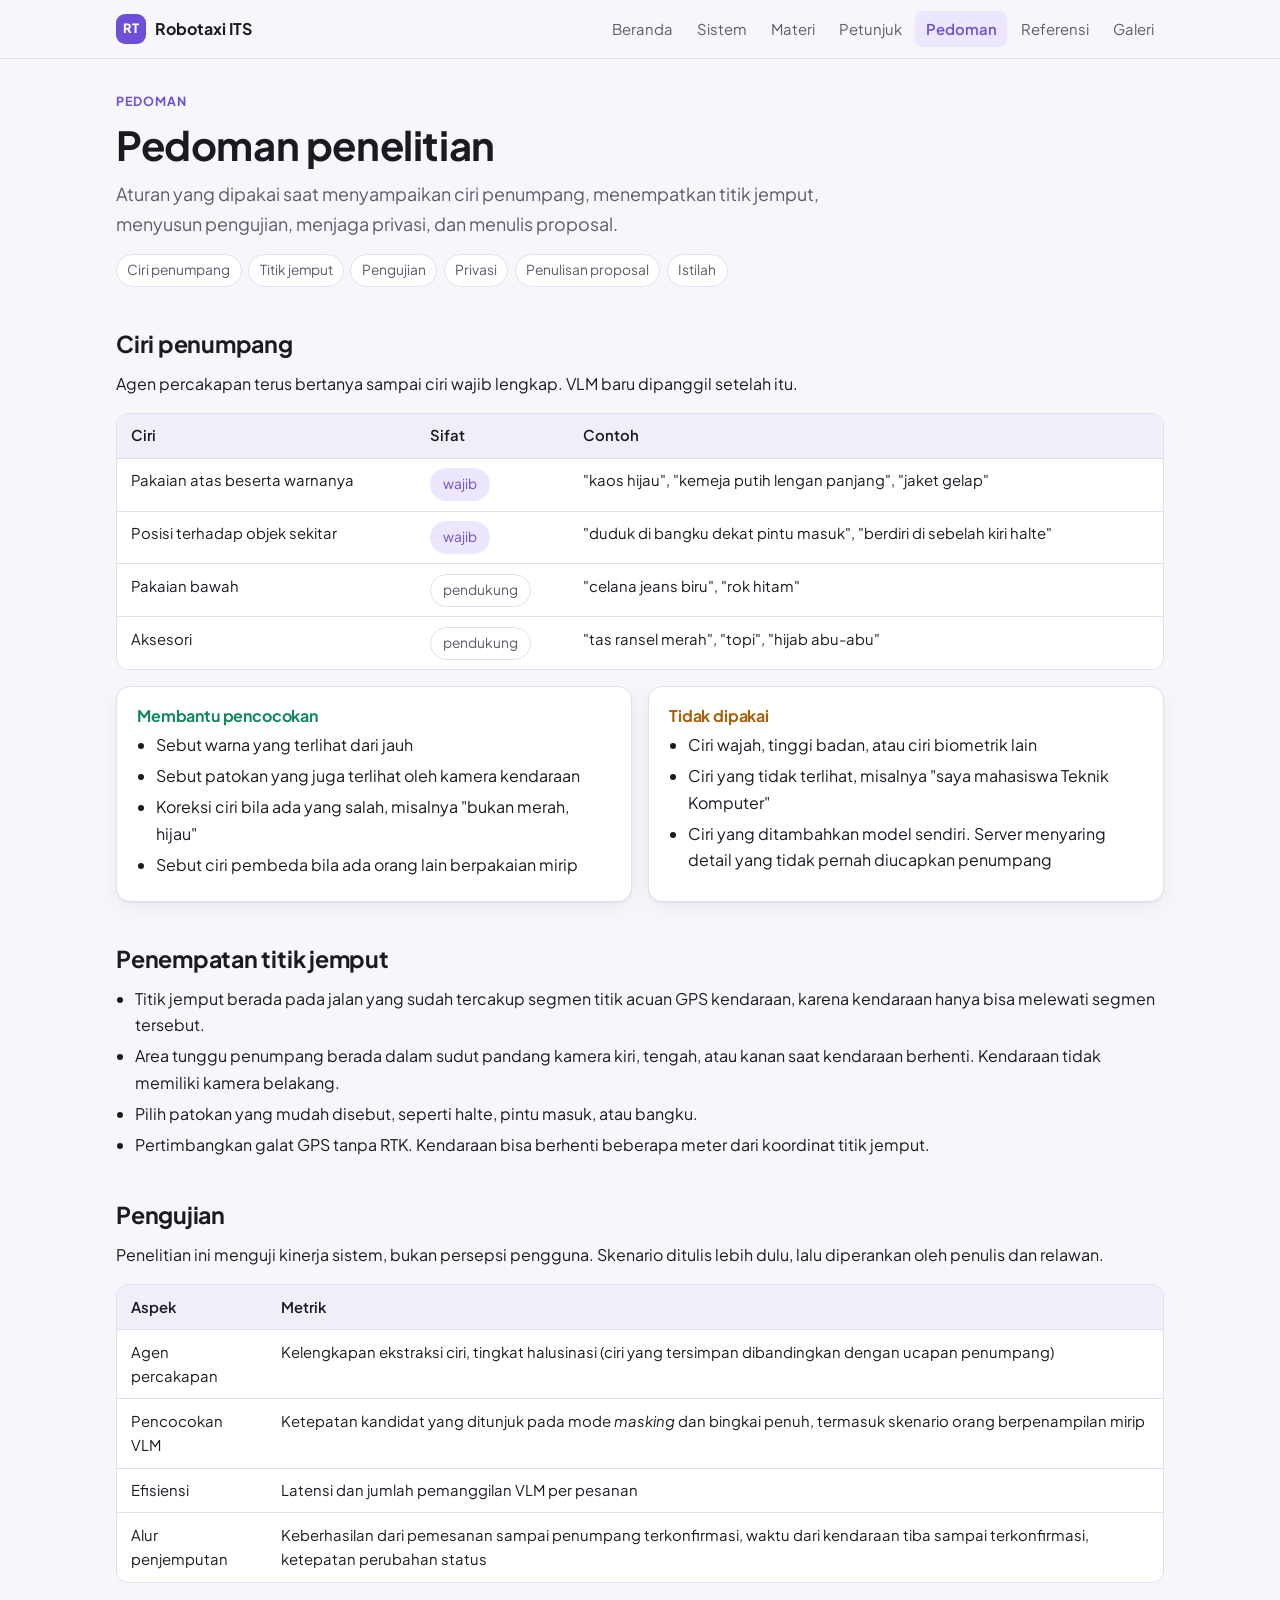
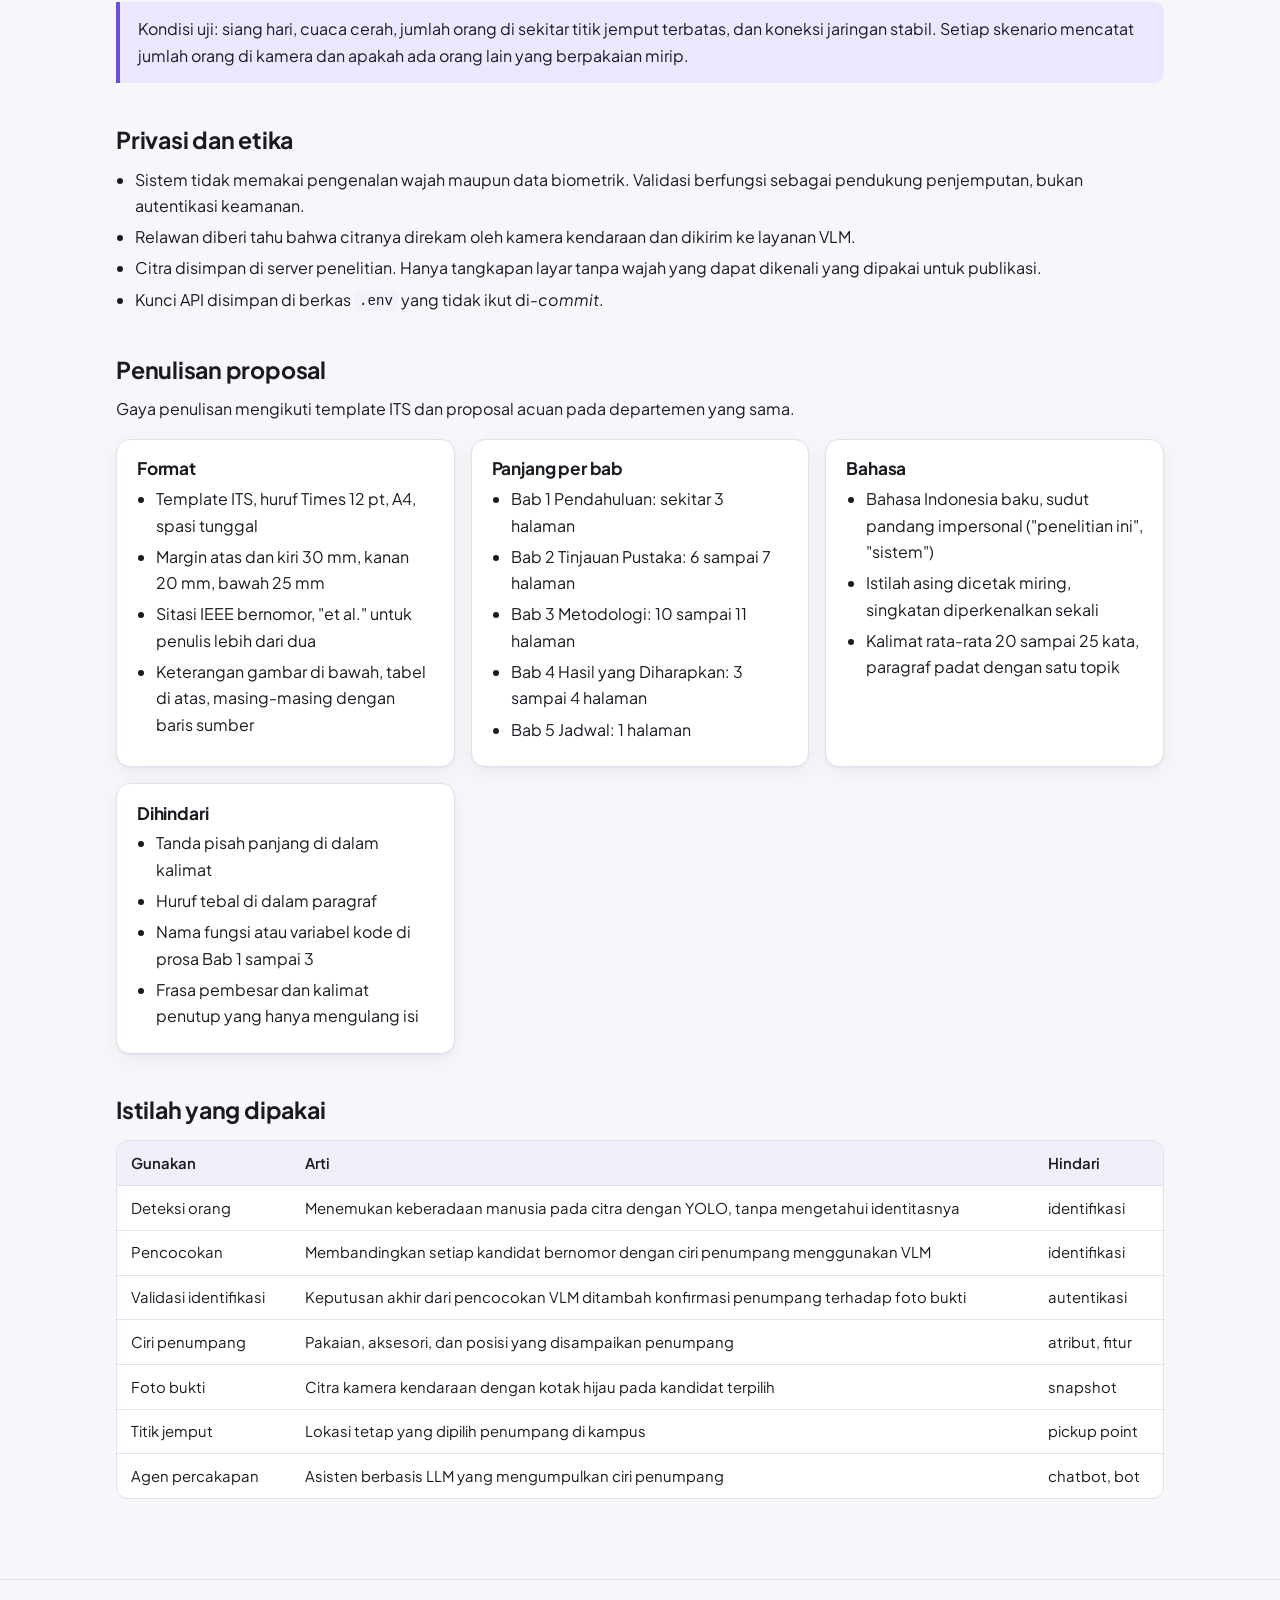
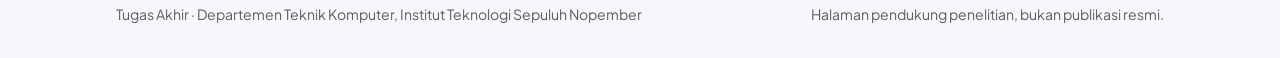
<file: pedoman.html>
<!doctype html>
<html lang="id">
<head>
<meta charset="utf-8">
<meta name="viewport" content="width=device-width, initial-scale=1">
<title>Pedoman · Robotaxi ITS</title>
<meta name="description" content="Pedoman ciri penumpang, penempatan titik jemput, pengujian, privasi, dan penulisan proposal penelitian robotaxi ITS.">
<link rel="preconnect" href="https://fonts.googleapis.com">
<link rel="preconnect" href="https://fonts.gstatic.com" crossorigin>
<link href="https://fonts.googleapis.com/css2?family=Plus+Jakarta+Sans:wght@400;600;700;800&display=swap" rel="stylesheet">
<link rel="stylesheet" href="assets/style.css">
<link rel="icon" href="data:image/svg+xml,%3Csvg xmlns='http://www.w3.org/2000/svg' viewBox='0 0 32 32'%3E%3Crect width='32' height='32' rx='8' fill='%236d4fd8'/%3E%3Ctext x='16' y='21' font-size='13' font-family='sans-serif' font-weight='700' fill='white' text-anchor='middle'%3ERT%3C/text%3E%3C/svg%3E">
</head>
<body>
<header class="site-header">
  <div class="inner">
    <a class="brand" href="index.html"><span class="brand-mark">RT</span>Robotaxi ITS</a>
    <nav class="nav" aria-label="Navigasi utama">
      <a href="index.html">Beranda</a>
      <a href="sistem.html">Sistem</a>
      <a href="materi.html">Materi</a>
      <a href="petunjuk.html">Petunjuk</a>
      <a href="pedoman.html" aria-current="page">Pedoman</a>
      <a href="referensi.html">Referensi</a>
      <a href="galeri.html">Galeri</a>
    </nav>
  </div>
</header>

<main>
  <div class="eyebrow">Pedoman</div>
  <h1>Pedoman penelitian</h1>
  <p class="lead">Aturan yang dipakai saat menyampaikan ciri penumpang, menempatkan titik jemput, menyusun pengujian, menjaga privasi, dan menulis proposal.</p>
  <div class="toc">
    <a href="#ciri">Ciri penumpang</a>
    <a href="#titik-jemput">Titik jemput</a>
    <a href="#pengujian">Pengujian</a>
    <a href="#privasi">Privasi</a>
    <a href="#penulisan">Penulisan proposal</a>
    <a href="#istilah">Istilah</a>
  </div>

  <h2 id="ciri">Ciri penumpang</h2>
  <p>Agen percakapan terus bertanya sampai ciri wajib lengkap. VLM baru dipanggil setelah itu.</p>
  <div class="table-wrap">
    <table>
      <thead><tr><th>Ciri</th><th>Sifat</th><th>Contoh</th></tr></thead>
      <tbody>
        <tr><td>Pakaian atas beserta warnanya</td><td><span class="pill accent">wajib</span></td><td>"kaos hijau", "kemeja putih lengan panjang", "jaket gelap"</td></tr>
        <tr><td>Posisi terhadap objek sekitar</td><td><span class="pill accent">wajib</span></td><td>"duduk di bangku dekat pintu masuk", "berdiri di sebelah kiri halte"</td></tr>
        <tr><td>Pakaian bawah</td><td><span class="pill">pendukung</span></td><td>"celana jeans biru", "rok hitam"</td></tr>
        <tr><td>Aksesori</td><td><span class="pill">pendukung</span></td><td>"tas ransel merah", "topi", "hijab abu-abu"</td></tr>
      </tbody>
    </table>
  </div>
  <div class="do-dont">
    <div class="card do">
      <h3>Membantu pencocokan</h3>
      <ul class="clean">
        <li>Sebut warna yang terlihat dari jauh</li>
        <li>Sebut patokan yang juga terlihat oleh kamera kendaraan</li>
        <li>Koreksi ciri bila ada yang salah, misalnya "bukan merah, hijau"</li>
        <li>Sebut ciri pembeda bila ada orang lain berpakaian mirip</li>
      </ul>
    </div>
    <div class="card dont">
      <h3>Tidak dipakai</h3>
      <ul class="clean">
        <li>Ciri wajah, tinggi badan, atau ciri biometrik lain</li>
        <li>Ciri yang tidak terlihat, misalnya "saya mahasiswa Teknik Komputer"</li>
        <li>Ciri yang ditambahkan model sendiri. Server menyaring detail yang tidak pernah diucapkan penumpang</li>
      </ul>
    </div>
  </div>

  <h2 id="titik-jemput">Penempatan titik jemput</h2>
  <ul class="clean">
    <li>Titik jemput berada pada jalan yang sudah tercakup segmen titik acuan GPS kendaraan, karena kendaraan hanya bisa melewati segmen tersebut.</li>
    <li>Area tunggu penumpang berada dalam sudut pandang kamera kiri, tengah, atau kanan saat kendaraan berhenti. Kendaraan tidak memiliki kamera belakang.</li>
    <li>Pilih patokan yang mudah disebut, seperti halte, pintu masuk, atau bangku.</li>
    <li>Pertimbangkan galat GPS tanpa RTK. Kendaraan bisa berhenti beberapa meter dari koordinat titik jemput.</li>
  </ul>

  <h2 id="pengujian">Pengujian</h2>
  <p>Penelitian ini menguji kinerja sistem, bukan persepsi pengguna. Skenario ditulis lebih dulu, lalu diperankan oleh penulis dan relawan.</p>
  <div class="table-wrap">
    <table>
      <thead><tr><th>Aspek</th><th>Metrik</th></tr></thead>
      <tbody>
        <tr><td>Agen percakapan</td><td>Kelengkapan ekstraksi ciri, tingkat halusinasi (ciri yang tersimpan dibandingkan dengan ucapan penumpang)</td></tr>
        <tr><td>Pencocokan VLM</td><td>Ketepatan kandidat yang ditunjuk pada mode <em>masking</em> dan bingkai penuh, termasuk skenario orang berpenampilan mirip</td></tr>
        <tr><td>Efisiensi</td><td>Latensi dan jumlah pemanggilan VLM per pesanan</td></tr>
        <tr><td>Alur penjemputan</td><td>Keberhasilan dari pemesanan sampai penumpang terkonfirmasi, waktu dari kendaraan tiba sampai terkonfirmasi, ketepatan perubahan status</td></tr>
      </tbody>
    </table>
  </div>
  <div class="callout">
    <p>Kondisi uji: siang hari, cuaca cerah, jumlah orang di sekitar titik jemput terbatas, dan koneksi jaringan stabil. Setiap skenario mencatat jumlah orang di kamera dan apakah ada orang lain yang berpakaian mirip.</p>
  </div>

  <h2 id="privasi">Privasi dan etika</h2>
  <ul class="clean">
    <li>Sistem tidak memakai pengenalan wajah maupun data biometrik. Validasi berfungsi sebagai pendukung penjemputan, bukan autentikasi keamanan.</li>
    <li>Relawan diberi tahu bahwa citranya direkam oleh kamera kendaraan dan dikirim ke layanan VLM.</li>
    <li>Citra disimpan di server penelitian. Hanya tangkapan layar tanpa wajah yang dapat dikenali yang dipakai untuk publikasi.</li>
    <li>Kunci API disimpan di berkas <code>.env</code> yang tidak ikut di-<em>commit</em>.</li>
  </ul>

  <h2 id="penulisan">Penulisan proposal</h2>
  <p>Gaya penulisan mengikuti template ITS dan proposal acuan pada departemen yang sama.</p>
  <div class="grid two">
    <div class="card">
      <h3>Format</h3>
      <ul class="clean">
        <li>Template ITS, huruf Times 12 pt, A4, spasi tunggal</li>
        <li>Margin atas dan kiri 30 mm, kanan 20 mm, bawah 25 mm</li>
        <li>Sitasi IEEE bernomor, "et al." untuk penulis lebih dari dua</li>
        <li>Keterangan gambar di bawah, tabel di atas, masing-masing dengan baris sumber</li>
      </ul>
    </div>
    <div class="card">
      <h3>Panjang per bab</h3>
      <ul class="clean">
        <li>Bab 1 Pendahuluan: sekitar 3 halaman</li>
        <li>Bab 2 Tinjauan Pustaka: 6 sampai 7 halaman</li>
        <li>Bab 3 Metodologi: 10 sampai 11 halaman</li>
        <li>Bab 4 Hasil yang Diharapkan: 3 sampai 4 halaman</li>
        <li>Bab 5 Jadwal: 1 halaman</li>
      </ul>
    </div>
    <div class="card">
      <h3>Bahasa</h3>
      <ul class="clean">
        <li>Bahasa Indonesia baku, sudut pandang impersonal ("penelitian ini", "sistem")</li>
        <li>Istilah asing dicetak miring, singkatan diperkenalkan sekali</li>
        <li>Kalimat rata-rata 20 sampai 25 kata, paragraf padat dengan satu topik</li>
      </ul>
    </div>
    <div class="card">
      <h3>Dihindari</h3>
      <ul class="clean">
        <li>Tanda pisah panjang di dalam kalimat</li>
        <li>Huruf tebal di dalam paragraf</li>
        <li>Nama fungsi atau variabel kode di prosa Bab 1 sampai 3</li>
        <li>Frasa pembesar dan kalimat penutup yang hanya mengulang isi</li>
      </ul>
    </div>
  </div>

  <h2 id="istilah">Istilah yang dipakai</h2>
  <div class="table-wrap">
    <table>
      <thead><tr><th>Gunakan</th><th>Arti</th><th>Hindari</th></tr></thead>
      <tbody>
        <tr><td>Deteksi orang</td><td>Menemukan keberadaan manusia pada citra dengan YOLO, tanpa mengetahui identitasnya</td><td>identifikasi</td></tr>
        <tr><td>Pencocokan</td><td>Membandingkan setiap kandidat bernomor dengan ciri penumpang menggunakan VLM</td><td>identifikasi</td></tr>
        <tr><td>Validasi identifikasi</td><td>Keputusan akhir dari pencocokan VLM ditambah konfirmasi penumpang terhadap foto bukti</td><td>autentikasi</td></tr>
        <tr><td>Ciri penumpang</td><td>Pakaian, aksesori, dan posisi yang disampaikan penumpang</td><td>atribut, fitur</td></tr>
        <tr><td>Foto bukti</td><td>Citra kamera kendaraan dengan kotak hijau pada kandidat terpilih</td><td>snapshot</td></tr>
        <tr><td>Titik jemput</td><td>Lokasi tetap yang dipilih penumpang di kampus</td><td>pickup point</td></tr>
        <tr><td>Agen percakapan</td><td>Asisten berbasis LLM yang mengumpulkan ciri penumpang</td><td>chatbot, bot</td></tr>
      </tbody>
    </table>
  </div>
</main>

<footer class="site-footer">
  <div class="inner">
    <span>Tugas Akhir · Departemen Teknik Komputer, Institut Teknologi Sepuluh Nopember</span>
    <span>Halaman pendukung penelitian, bukan publikasi resmi.</span>
  </div>
</footer>
</body>
</html>
</file>
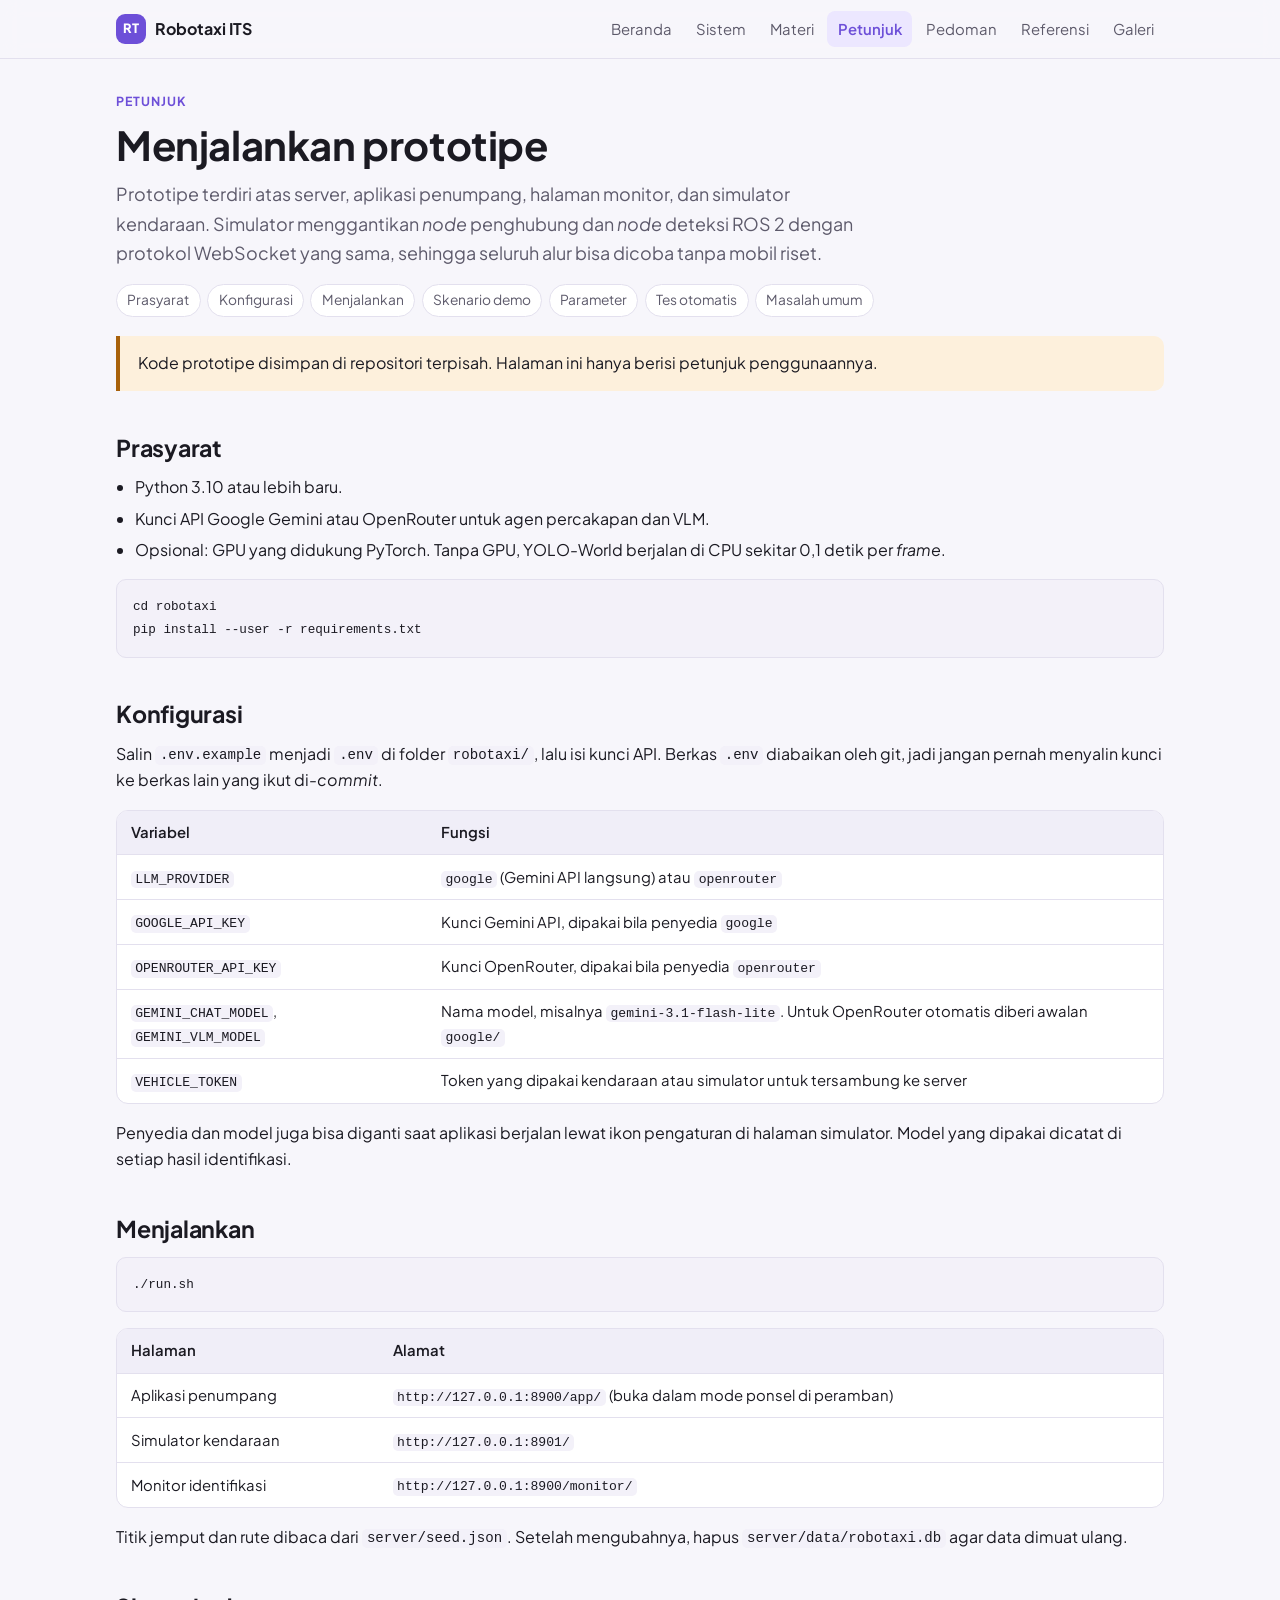
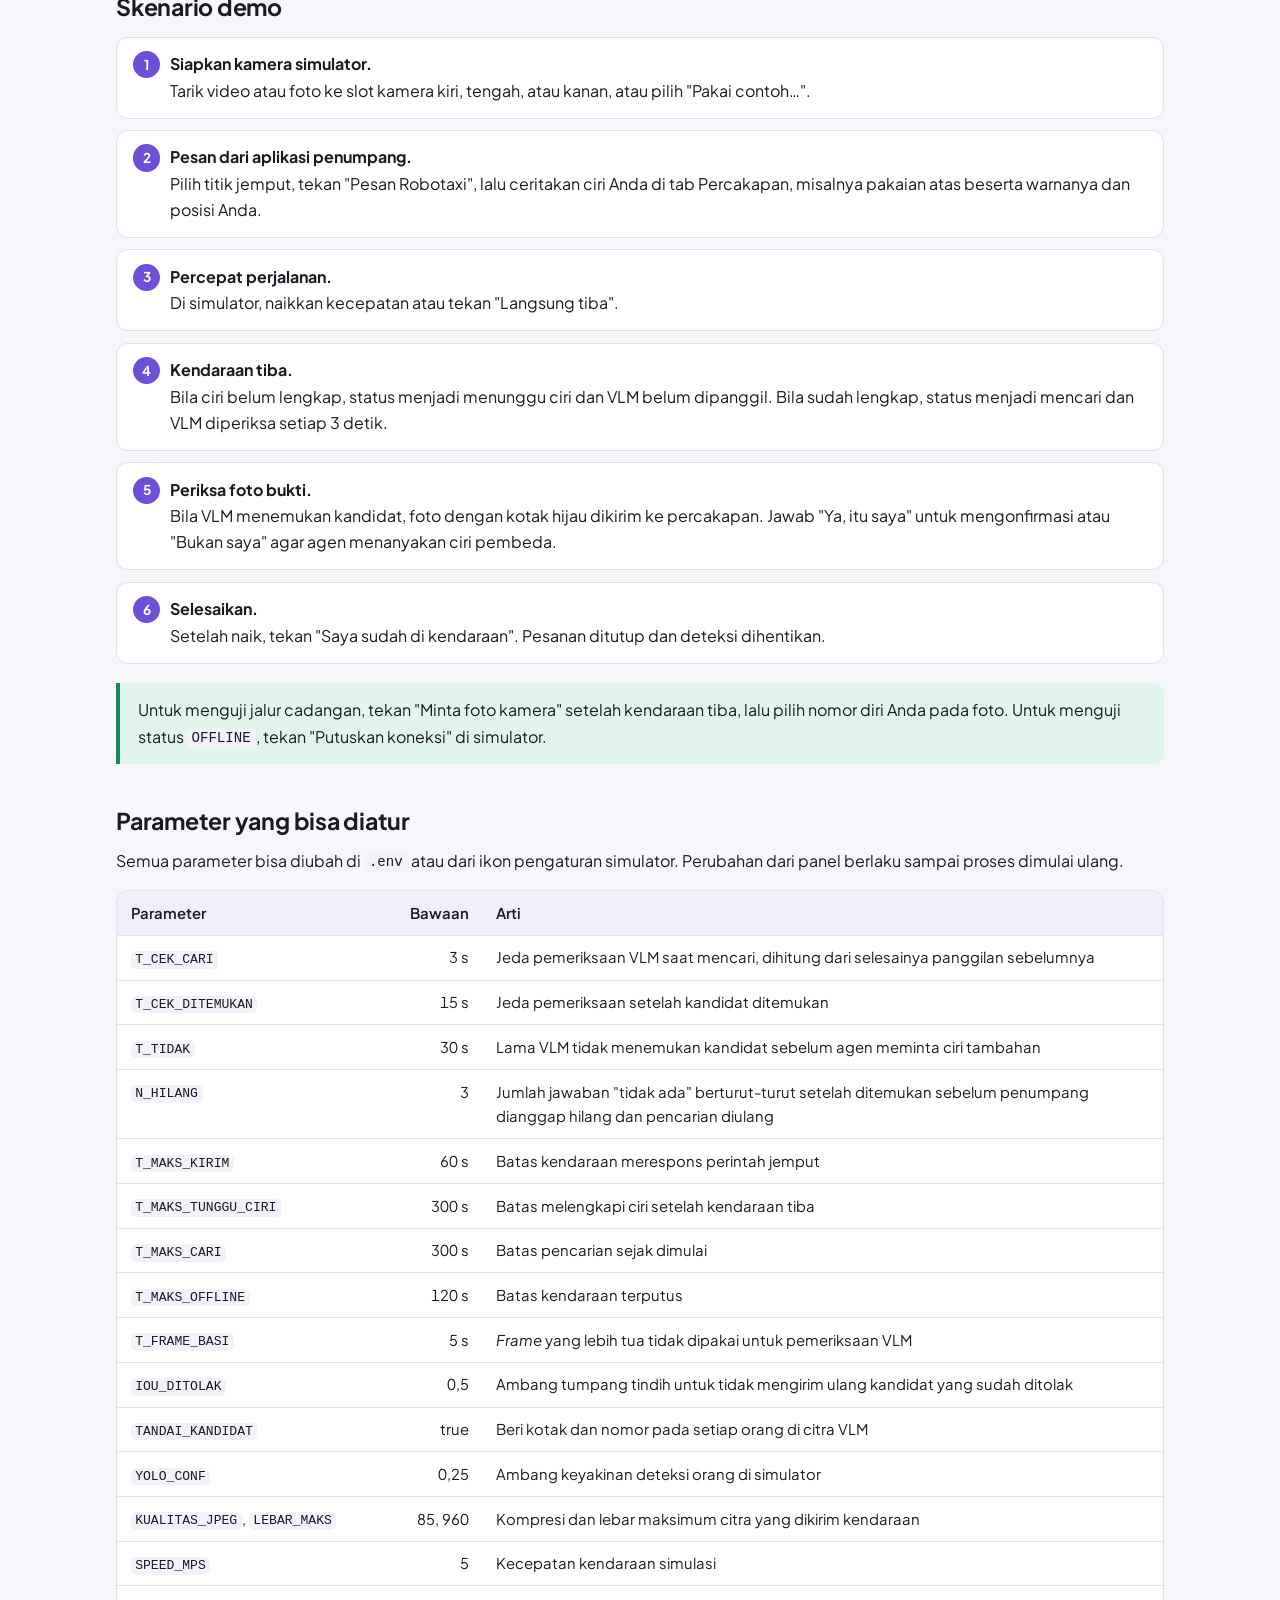
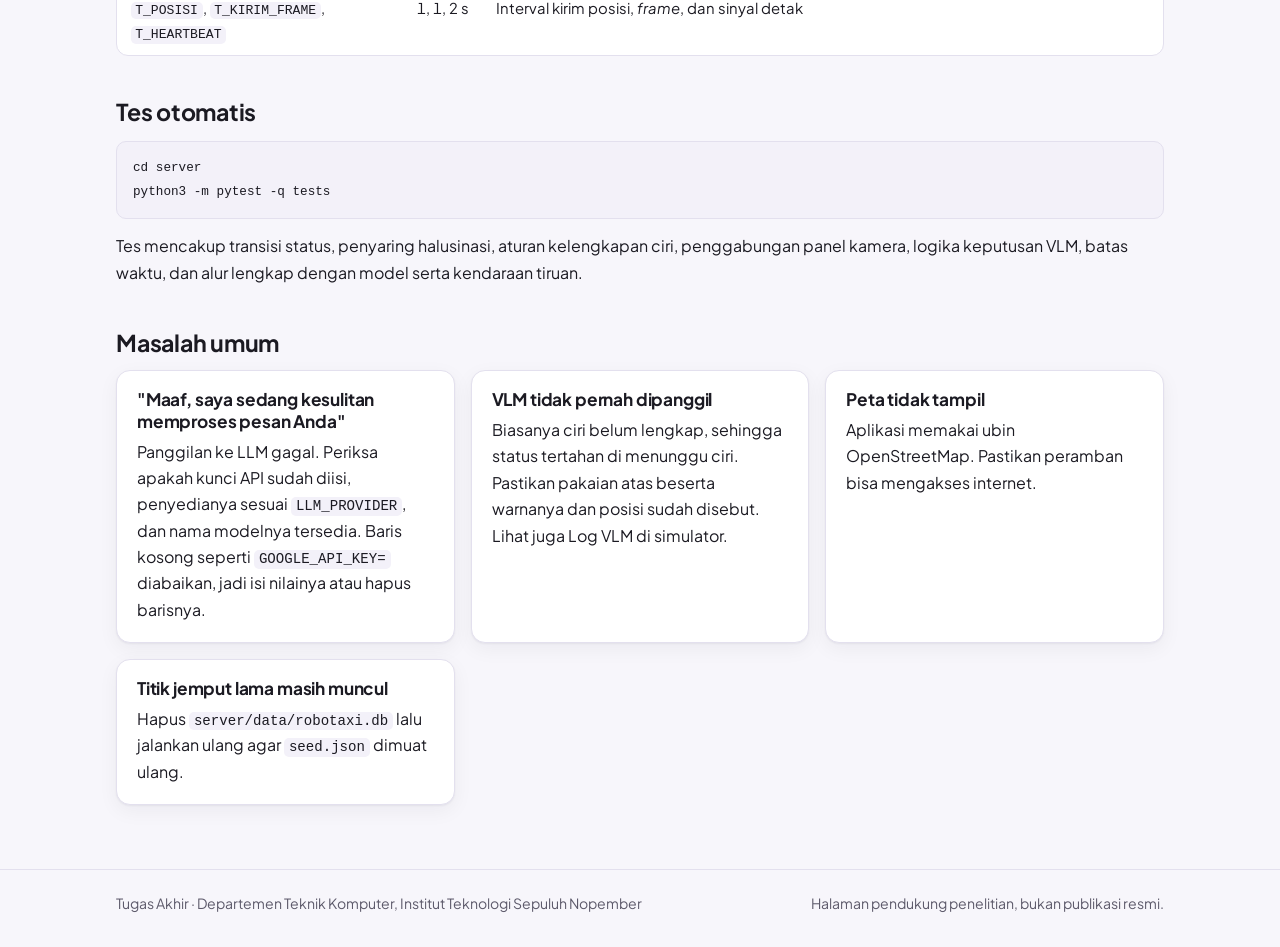
<file: petunjuk.html>
<!doctype html>
<html lang="id">
<head>
<meta charset="utf-8">
<meta name="viewport" content="width=device-width, initial-scale=1">
<title>Petunjuk · Robotaxi ITS</title>
<meta name="description" content="Petunjuk menjalankan prototipe layanan penjemputan robotaxi ITS: instalasi, konfigurasi, skenario demo, parameter, dan penanganan masalah.">
<link rel="preconnect" href="https://fonts.googleapis.com">
<link rel="preconnect" href="https://fonts.gstatic.com" crossorigin>
<link href="https://fonts.googleapis.com/css2?family=Plus+Jakarta+Sans:wght@400;600;700;800&display=swap" rel="stylesheet">
<link rel="stylesheet" href="assets/style.css">
<link rel="icon" href="data:image/svg+xml,%3Csvg xmlns='http://www.w3.org/2000/svg' viewBox='0 0 32 32'%3E%3Crect width='32' height='32' rx='8' fill='%236d4fd8'/%3E%3Ctext x='16' y='21' font-size='13' font-family='sans-serif' font-weight='700' fill='white' text-anchor='middle'%3ERT%3C/text%3E%3C/svg%3E">
</head>
<body>
<header class="site-header">
  <div class="inner">
    <a class="brand" href="index.html"><span class="brand-mark">RT</span>Robotaxi ITS</a>
    <nav class="nav" aria-label="Navigasi utama">
      <a href="index.html">Beranda</a>
      <a href="sistem.html">Sistem</a>
      <a href="materi.html">Materi</a>
      <a href="petunjuk.html" aria-current="page">Petunjuk</a>
      <a href="pedoman.html">Pedoman</a>
      <a href="referensi.html">Referensi</a>
      <a href="galeri.html">Galeri</a>
    </nav>
  </div>
</header>

<main>
  <div class="eyebrow">Petunjuk</div>
  <h1>Menjalankan prototipe</h1>
  <p class="lead">Prototipe terdiri atas server, aplikasi penumpang, halaman monitor, dan simulator kendaraan. Simulator menggantikan <em>node</em> penghubung dan <em>node</em> deteksi ROS 2 dengan protokol WebSocket yang sama, sehingga seluruh alur bisa dicoba tanpa mobil riset.</p>
  <div class="toc">
    <a href="#prasyarat">Prasyarat</a>
    <a href="#konfigurasi">Konfigurasi</a>
    <a href="#menjalankan">Menjalankan</a>
    <a href="#demo">Skenario demo</a>
    <a href="#parameter">Parameter</a>
    <a href="#tes">Tes otomatis</a>
    <a href="#masalah">Masalah umum</a>
  </div>

  <div class="callout warn">
    <p>Kode prototipe disimpan di repositori terpisah. Halaman ini hanya berisi petunjuk penggunaannya.</p>
  </div>

  <h2 id="prasyarat">Prasyarat</h2>
  <ul class="clean">
    <li>Python 3.10 atau lebih baru.</li>
    <li>Kunci API Google Gemini atau OpenRouter untuk agen percakapan dan VLM.</li>
    <li>Opsional: GPU yang didukung PyTorch. Tanpa GPU, YOLO-World berjalan di CPU sekitar 0,1 detik per <em>frame</em>.</li>
  </ul>
  <pre><code>cd robotaxi
pip install --user -r requirements.txt</code></pre>

  <h2 id="konfigurasi">Konfigurasi</h2>
  <p>Salin <code>.env.example</code> menjadi <code>.env</code> di folder <code>robotaxi/</code>, lalu isi kunci API. Berkas <code>.env</code> diabaikan oleh git, jadi jangan pernah menyalin kunci ke berkas lain yang ikut di-<em>commit</em>.</p>
  <div class="table-wrap">
    <table>
      <thead><tr><th>Variabel</th><th>Fungsi</th></tr></thead>
      <tbody>
        <tr><td><code>LLM_PROVIDER</code></td><td><code>google</code> (Gemini API langsung) atau <code>openrouter</code></td></tr>
        <tr><td><code>GOOGLE_API_KEY</code></td><td>Kunci Gemini API, dipakai bila penyedia <code>google</code></td></tr>
        <tr><td><code>OPENROUTER_API_KEY</code></td><td>Kunci OpenRouter, dipakai bila penyedia <code>openrouter</code></td></tr>
        <tr><td><code>GEMINI_CHAT_MODEL</code>, <code>GEMINI_VLM_MODEL</code></td><td>Nama model, misalnya <code>gemini-3.1-flash-lite</code>. Untuk OpenRouter otomatis diberi awalan <code>google/</code></td></tr>
        <tr><td><code>VEHICLE_TOKEN</code></td><td>Token yang dipakai kendaraan atau simulator untuk tersambung ke server</td></tr>
      </tbody>
    </table>
  </div>
  <p>Penyedia dan model juga bisa diganti saat aplikasi berjalan lewat ikon pengaturan di halaman simulator. Model yang dipakai dicatat di setiap hasil identifikasi.</p>

  <h2 id="menjalankan">Menjalankan</h2>
  <pre><code>./run.sh</code></pre>
  <div class="table-wrap">
    <table>
      <thead><tr><th>Halaman</th><th>Alamat</th></tr></thead>
      <tbody>
        <tr><td>Aplikasi penumpang</td><td><code>http://127.0.0.1:8900/app/</code> (buka dalam mode ponsel di peramban)</td></tr>
        <tr><td>Simulator kendaraan</td><td><code>http://127.0.0.1:8901/</code></td></tr>
        <tr><td>Monitor identifikasi</td><td><code>http://127.0.0.1:8900/monitor/</code></td></tr>
      </tbody>
    </table>
  </div>
  <p>Titik jemput dan rute dibaca dari <code>server/seed.json</code>. Setelah mengubahnya, hapus <code>server/data/robotaxi.db</code> agar data dimuat ulang.</p>

  <h2 id="demo">Skenario demo</h2>
  <ol class="steps">
    <li><strong>Siapkan kamera simulator.</strong>Tarik video atau foto ke slot kamera kiri, tengah, atau kanan, atau pilih "Pakai contoh…".</li>
    <li><strong>Pesan dari aplikasi penumpang.</strong>Pilih titik jemput, tekan "Pesan Robotaxi", lalu ceritakan ciri Anda di tab Percakapan, misalnya pakaian atas beserta warnanya dan posisi Anda.</li>
    <li><strong>Percepat perjalanan.</strong>Di simulator, naikkan kecepatan atau tekan "Langsung tiba".</li>
    <li><strong>Kendaraan tiba.</strong>Bila ciri belum lengkap, status menjadi menunggu ciri dan VLM belum dipanggil. Bila sudah lengkap, status menjadi mencari dan VLM diperiksa setiap 3 detik.</li>
    <li><strong>Periksa foto bukti.</strong>Bila VLM menemukan kandidat, foto dengan kotak hijau dikirim ke percakapan. Jawab "Ya, itu saya" untuk mengonfirmasi atau "Bukan saya" agar agen menanyakan ciri pembeda.</li>
    <li><strong>Selesaikan.</strong>Setelah naik, tekan "Saya sudah di kendaraan". Pesanan ditutup dan deteksi dihentikan.</li>
  </ol>
  <div class="callout ok">
    <p>Untuk menguji jalur cadangan, tekan "Minta foto kamera" setelah kendaraan tiba, lalu pilih nomor diri Anda pada foto. Untuk menguji status <code>OFFLINE</code>, tekan "Putuskan koneksi" di simulator.</p>
  </div>

  <h2 id="parameter">Parameter yang bisa diatur</h2>
  <p>Semua parameter bisa diubah di <code>.env</code> atau dari ikon pengaturan simulator. Perubahan dari panel berlaku sampai proses dimulai ulang.</p>
  <div class="table-wrap">
    <table>
      <thead><tr><th>Parameter</th><th class="num">Bawaan</th><th>Arti</th></tr></thead>
      <tbody>
        <tr><td><code>T_CEK_CARI</code></td><td class="num">3 s</td><td>Jeda pemeriksaan VLM saat mencari, dihitung dari selesainya panggilan sebelumnya</td></tr>
        <tr><td><code>T_CEK_DITEMUKAN</code></td><td class="num">15 s</td><td>Jeda pemeriksaan setelah kandidat ditemukan</td></tr>
        <tr><td><code>T_TIDAK</code></td><td class="num">30 s</td><td>Lama VLM tidak menemukan kandidat sebelum agen meminta ciri tambahan</td></tr>
        <tr><td><code>N_HILANG</code></td><td class="num">3</td><td>Jumlah jawaban "tidak ada" berturut-turut setelah ditemukan sebelum penumpang dianggap hilang dan pencarian diulang</td></tr>
        <tr><td><code>T_MAKS_KIRIM</code></td><td class="num">60 s</td><td>Batas kendaraan merespons perintah jemput</td></tr>
        <tr><td><code>T_MAKS_TUNGGU_CIRI</code></td><td class="num">300 s</td><td>Batas melengkapi ciri setelah kendaraan tiba</td></tr>
        <tr><td><code>T_MAKS_CARI</code></td><td class="num">300 s</td><td>Batas pencarian sejak dimulai</td></tr>
        <tr><td><code>T_MAKS_OFFLINE</code></td><td class="num">120 s</td><td>Batas kendaraan terputus</td></tr>
        <tr><td><code>T_FRAME_BASI</code></td><td class="num">5 s</td><td><em>Frame</em> yang lebih tua tidak dipakai untuk pemeriksaan VLM</td></tr>
        <tr><td><code>IOU_DITOLAK</code></td><td class="num">0,5</td><td>Ambang tumpang tindih untuk tidak mengirim ulang kandidat yang sudah ditolak</td></tr>
        <tr><td><code>TANDAI_KANDIDAT</code></td><td class="num">true</td><td>Beri kotak dan nomor pada setiap orang di citra VLM</td></tr>
        <tr><td><code>YOLO_CONF</code></td><td class="num">0,25</td><td>Ambang keyakinan deteksi orang di simulator</td></tr>
        <tr><td><code>KUALITAS_JPEG</code>, <code>LEBAR_MAKS</code></td><td class="num">85, 960</td><td>Kompresi dan lebar maksimum citra yang dikirim kendaraan</td></tr>
        <tr><td><code>SPEED_MPS</code></td><td class="num">5</td><td>Kecepatan kendaraan simulasi</td></tr>
        <tr><td><code>T_POSISI</code>, <code>T_KIRIM_FRAME</code>, <code>T_HEARTBEAT</code></td><td class="num">1, 1, 2 s</td><td>Interval kirim posisi, <em>frame</em>, dan sinyal detak</td></tr>
      </tbody>
    </table>
  </div>

  <h2 id="tes">Tes otomatis</h2>
  <pre><code>cd server
python3 -m pytest -q tests</code></pre>
  <p>Tes mencakup transisi status, penyaring halusinasi, aturan kelengkapan ciri, penggabungan panel kamera, logika keputusan VLM, batas waktu, dan alur lengkap dengan model serta kendaraan tiruan.</p>

  <h2 id="masalah">Masalah umum</h2>
  <div class="grid two">
    <div class="card">
      <h3>"Maaf, saya sedang kesulitan memproses pesan Anda"</h3>
      <p>Panggilan ke LLM gagal. Periksa apakah kunci API sudah diisi, penyedianya sesuai <code>LLM_PROVIDER</code>, dan nama modelnya tersedia. Baris kosong seperti <code>GOOGLE_API_KEY=</code> diabaikan, jadi isi nilainya atau hapus barisnya.</p>
    </div>
    <div class="card">
      <h3>VLM tidak pernah dipanggil</h3>
      <p>Biasanya ciri belum lengkap, sehingga status tertahan di menunggu ciri. Pastikan pakaian atas beserta warnanya dan posisi sudah disebut. Lihat juga Log VLM di simulator.</p>
    </div>
    <div class="card">
      <h3>Peta tidak tampil</h3>
      <p>Aplikasi memakai ubin OpenStreetMap. Pastikan peramban bisa mengakses internet.</p>
    </div>
    <div class="card">
      <h3>Titik jemput lama masih muncul</h3>
      <p>Hapus <code>server/data/robotaxi.db</code> lalu jalankan ulang agar <code>seed.json</code> dimuat ulang.</p>
    </div>
  </div>
</main>

<footer class="site-footer">
  <div class="inner">
    <span>Tugas Akhir · Departemen Teknik Komputer, Institut Teknologi Sepuluh Nopember</span>
    <span>Halaman pendukung penelitian, bukan publikasi resmi.</span>
  </div>
</footer>
</body>
</html>
</file>
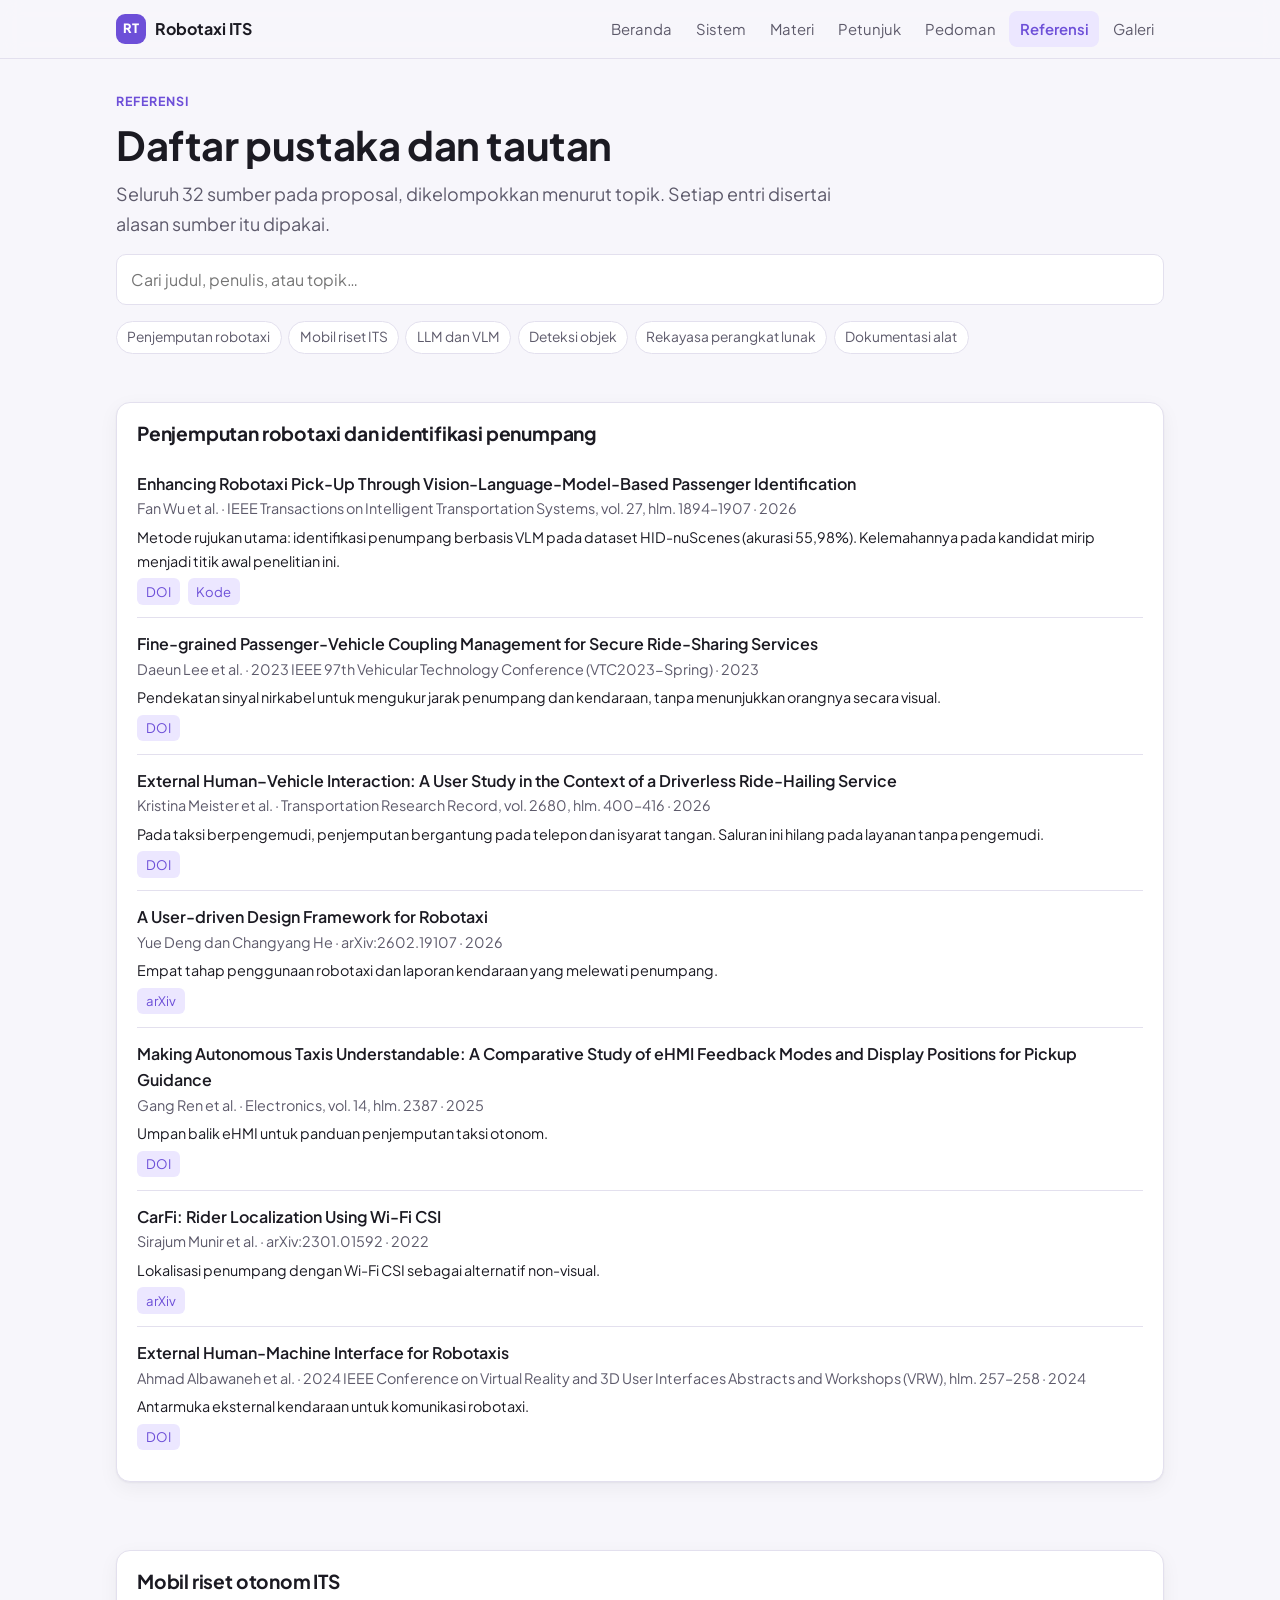
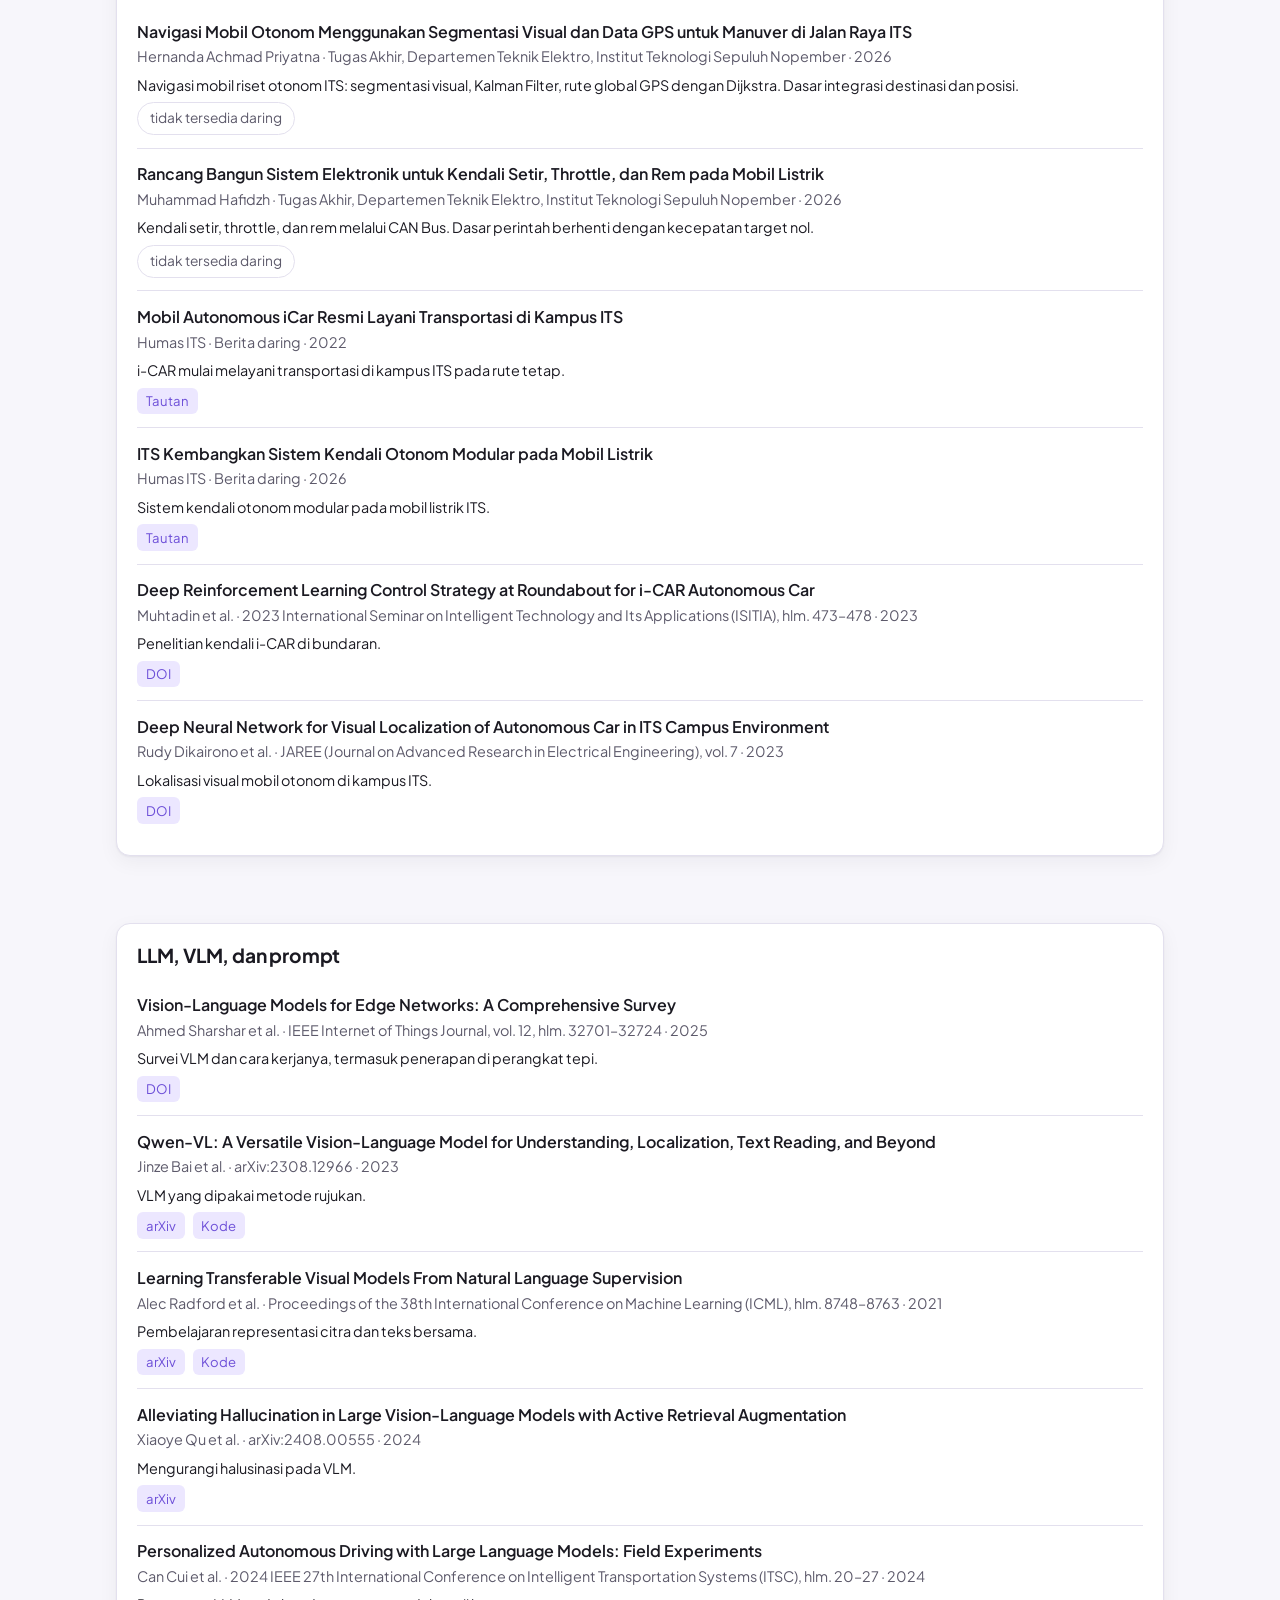
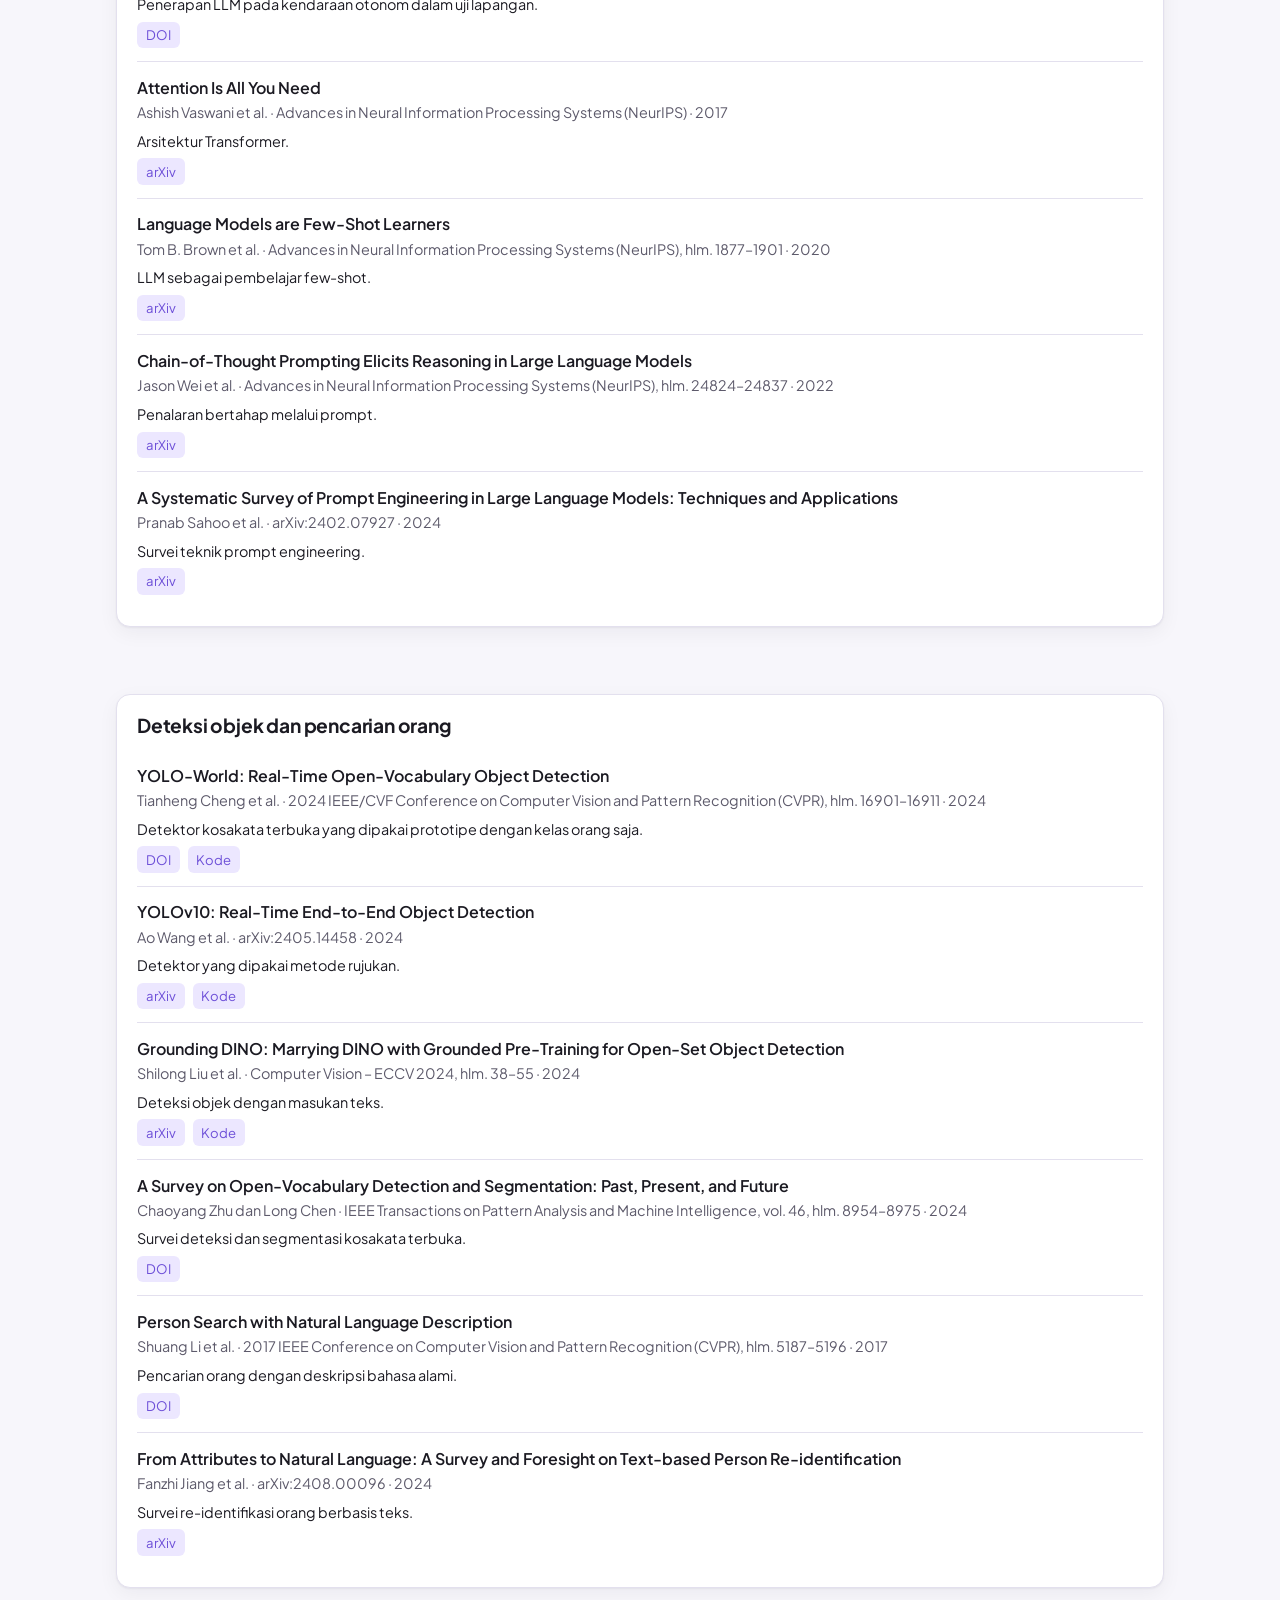
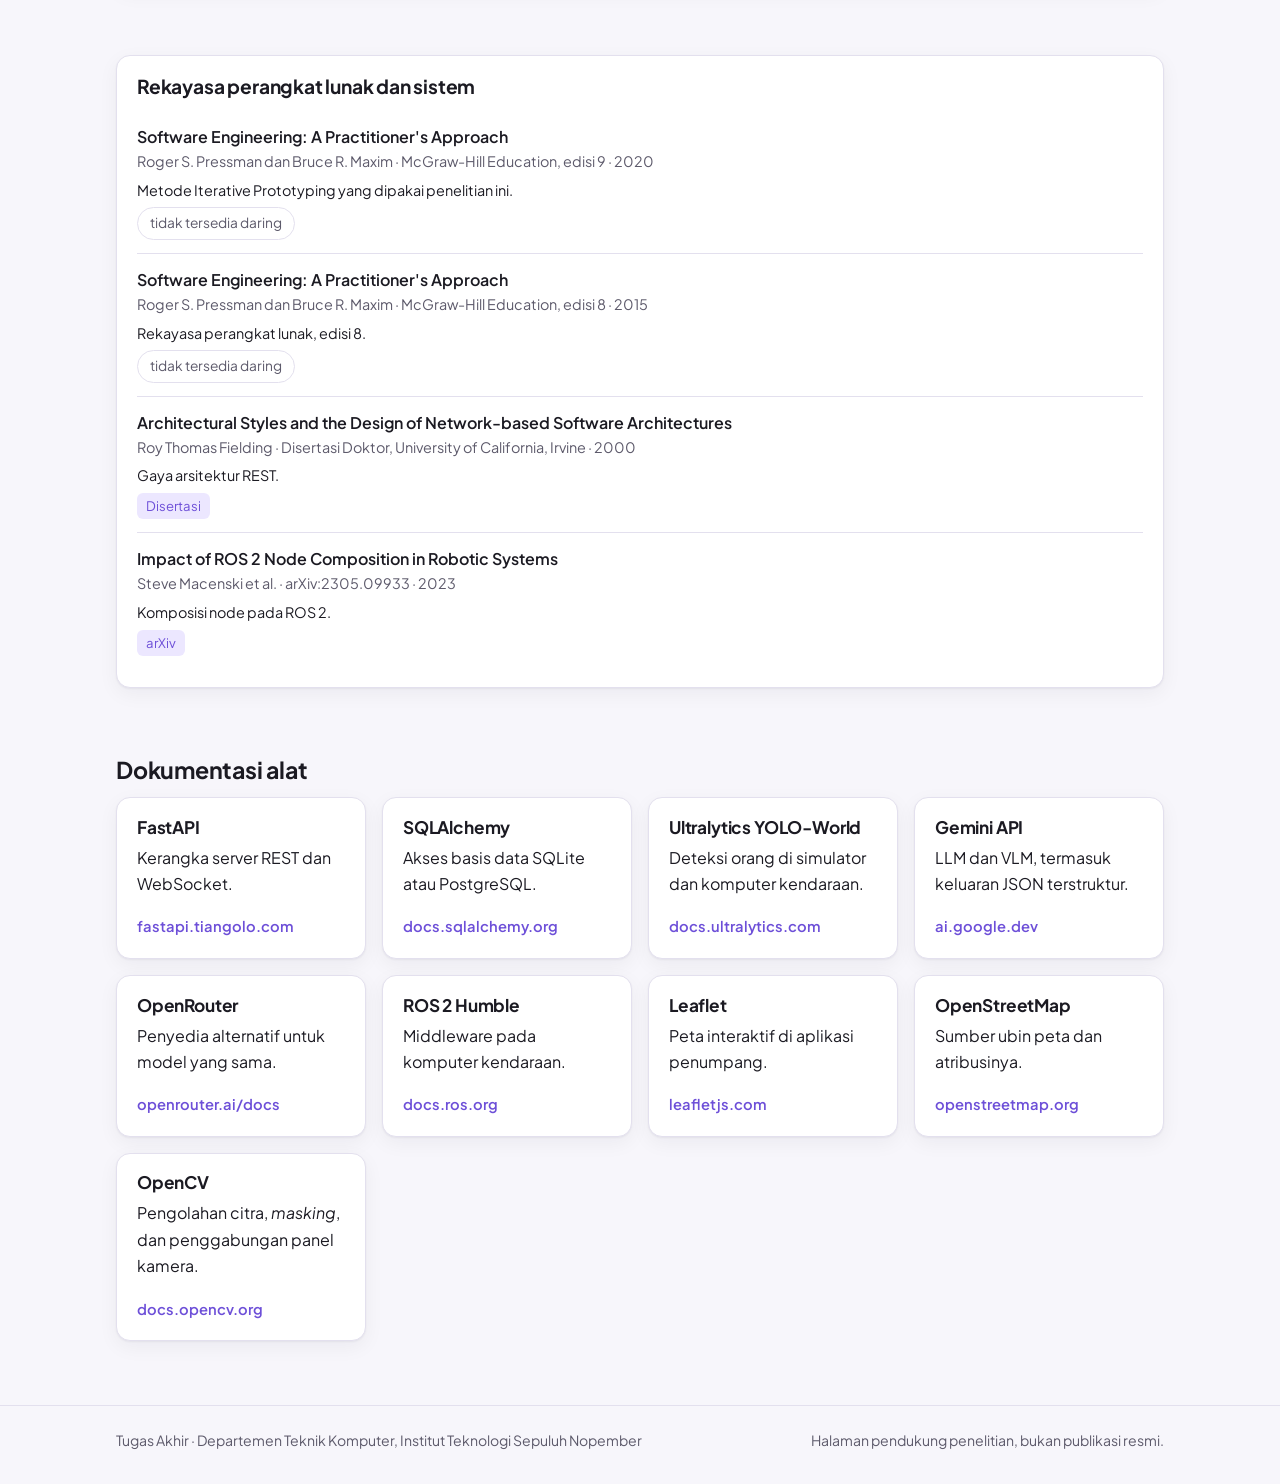
<file: referensi.html>
<!doctype html>
<html lang="id">
<head>
<meta charset="utf-8">
<meta name="viewport" content="width=device-width, initial-scale=1">
<title>Referensi · Robotaxi ITS</title>
<meta name="description" content="Daftar pustaka penelitian layanan penjemputan robotaxi ITS beserta tautan DOI, arXiv, kode, dan dokumentasi alat.">
<link rel="preconnect" href="https://fonts.googleapis.com">
<link rel="preconnect" href="https://fonts.gstatic.com" crossorigin>
<link href="https://fonts.googleapis.com/css2?family=Plus+Jakarta+Sans:wght@400;600;700;800&display=swap" rel="stylesheet">
<link rel="stylesheet" href="assets/style.css">
<link rel="icon" href="data:image/svg+xml,%3Csvg xmlns='http://www.w3.org/2000/svg' viewBox='0 0 32 32'%3E%3Crect width='32' height='32' rx='8' fill='%236d4fd8'/%3E%3Ctext x='16' y='21' font-size='13' font-family='sans-serif' font-weight='700' fill='white' text-anchor='middle'%3ERT%3C/text%3E%3C/svg%3E">
</head>
<body>
<header class="site-header">
  <div class="inner">
    <a class="brand" href="index.html"><span class="brand-mark">RT</span>Robotaxi ITS</a>
    <nav class="nav" aria-label="Navigasi utama">
      <a href="index.html">Beranda</a>
      <a href="sistem.html">Sistem</a>
      <a href="materi.html">Materi</a>
      <a href="petunjuk.html">Petunjuk</a>
      <a href="pedoman.html">Pedoman</a>
      <a href="referensi.html" aria-current="page">Referensi</a>
      <a href="galeri.html">Galeri</a>
    </nav>
  </div>
</header>

<main>
  <div class="eyebrow">Referensi</div>
  <h1>Daftar pustaka dan tautan</h1>
  <p class="lead">Seluruh 32 sumber pada proposal, dikelompokkan menurut topik. Setiap entri disertai alasan sumber itu dipakai.</p>
  <input class="search" id="cari" type="search" placeholder="Cari judul, penulis, atau topik…" aria-label="Cari referensi">
  <div class="toc">
    <a href="#g1">Penjemputan robotaxi</a>
    <a href="#g2">Mobil riset ITS</a>
    <a href="#g3">LLM dan VLM</a>
    <a href="#g4">Deteksi objek</a>
    <a href="#g5">Rekayasa perangkat lunak</a>
    <a href="#alat">Dokumentasi alat</a>
  </div>
  <div class="grid" style="margin-top:1.4rem">
  <section class="ref-group card" id="g1">
    <h2 style="margin-top:0;font-size:1.2rem">Penjemputan robotaxi dan identifikasi penumpang</h2>
    <div class="ref" data-cari="enhancing robotaxi pick-up through vision-language-model-based passenger identification wu, fan and song, shaojing and wu, qinge and miao, zhiqing and sun, xiang and zhuang, hanyang metode rujukan utama: identifikasi penumpang berbasis vlm pada dataset hid-nuscenes (akurasi 55,98%). kelemahannya pada kandidat mirip menjadi titik awal penelitian ini.">
      <div class="t">Enhancing Robotaxi Pick-Up Through Vision-Language-Model-Based Passenger Identification</div>
      <div class="a">Fan Wu et al. · IEEE Transactions on Intelligent Transportation Systems, vol. 27, hlm. 1894–1907 · 2026</div>
      <div class="why">Metode rujukan utama: identifikasi penumpang berbasis VLM pada dataset HID-nuScenes (akurasi 55,98%). Kelemahannya pada kandidat mirip menjadi titik awal penelitian ini.</div>
      <div class="links"><a href="https://doi.org/10.1109/TITS.2025.3633488" target="_blank" rel="noopener">DOI</a><a href="https://github.com/fanwu66/VLMIdentification" target="_blank" rel="noopener">Kode</a></div>
    </div>
    <div class="ref" data-cari="fine-grained passenger-vehicle coupling management for secure ride-sharing services lee, daeun and park, soochang and park, woojin and yang, taehun and kim, sang-ha pendekatan sinyal nirkabel untuk mengukur jarak penumpang dan kendaraan, tanpa menunjukkan orangnya secara visual.">
      <div class="t">Fine-grained Passenger-Vehicle Coupling Management for Secure Ride-Sharing Services</div>
      <div class="a">Daeun Lee et al. · 2023 IEEE 97th Vehicular Technology Conference (VTC2023-Spring) · 2023</div>
      <div class="why">Pendekatan sinyal nirkabel untuk mengukur jarak penumpang dan kendaraan, tanpa menunjukkan orangnya secara visual.</div>
      <div class="links"><a href="https://doi.org/10.1109/VTC2023-Spring57618.2023.10200141" target="_blank" rel="noopener">DOI</a></div>
    </div>
    <div class="ref" data-cari="external human–vehicle interaction: a user study in the context of a driverless ride-hailing service meister, kristina and kuusik, andres and nolte, alexander and kruusam\&quot;ae, karl pada taksi berpengemudi, penjemputan bergantung pada telepon dan isyarat tangan. saluran ini hilang pada layanan tanpa pengemudi.">
      <div class="t">External Human–Vehicle Interaction: A User Study in the Context of a Driverless Ride-Hailing Service</div>
      <div class="a">Kristina Meister et al. · Transportation Research Record, vol. 2680, hlm. 400–416 · 2026</div>
      <div class="why">Pada taksi berpengemudi, penjemputan bergantung pada telepon dan isyarat tangan. Saluran ini hilang pada layanan tanpa pengemudi.</div>
      <div class="links"><a href="https://doi.org/10.1177/03611981251391717" target="_blank" rel="noopener">DOI</a></div>
    </div>
    <div class="ref" data-cari="a user-driven design framework for robotaxi deng, yue and he, changyang empat tahap penggunaan robotaxi dan laporan kendaraan yang melewati penumpang.">
      <div class="t">A User-driven Design Framework for Robotaxi</div>
      <div class="a">Yue Deng dan Changyang He · arXiv:2602.19107 · 2026</div>
      <div class="why">Empat tahap penggunaan robotaxi dan laporan kendaraan yang melewati penumpang.</div>
      <div class="links"><a href="https://arxiv.org/abs/2602.19107" target="_blank" rel="noopener">arXiv</a></div>
    </div>
    <div class="ref" data-cari="making autonomous taxis understandable: a comparative study of ehmi feedback modes and display positions for pickup guidance ren, gang and huang, zhihuang and zhu, yaning and lin, wenshuo and huang, tianyang and wang, gang and lee, jeehang umpan balik ehmi untuk panduan penjemputan taksi otonom.">
      <div class="t">Making Autonomous Taxis Understandable: A Comparative Study of eHMI Feedback Modes and Display Positions for Pickup Guidance</div>
      <div class="a">Gang Ren et al. · Electronics, vol. 14, hlm. 2387 · 2025</div>
      <div class="why">Umpan balik eHMI untuk panduan penjemputan taksi otonom.</div>
      <div class="links"><a href="https://doi.org/10.3390/electronics14122387" target="_blank" rel="noopener">DOI</a></div>
    </div>
    <div class="ref" data-cari="carfi: rider localization using wi-fi csi munir, sirajum and chen, hongkai and fang, shiwei and monjur, mahathir and lin, shan and nirjon, shahriar lokalisasi penumpang dengan wi-fi csi sebagai alternatif non-visual.">
      <div class="t">CarFi: Rider Localization Using Wi-Fi CSI</div>
      <div class="a">Sirajum Munir et al. · arXiv:2301.01592 · 2022</div>
      <div class="why">Lokalisasi penumpang dengan Wi-Fi CSI sebagai alternatif non-visual.</div>
      <div class="links"><a href="https://arxiv.org/abs/2301.01592" target="_blank" rel="noopener">arXiv</a></div>
    </div>
    <div class="ref" data-cari="external human-machine interface for robotaxis albawaneh, ahmad and nugent, blaise and mayangamutse, panashe and veeramachaneni, abhishek and kim, hyungil antarmuka eksternal kendaraan untuk komunikasi robotaxi.">
      <div class="t">External Human-Machine Interface for Robotaxis</div>
      <div class="a">Ahmad Albawaneh et al. · 2024 IEEE Conference on Virtual Reality and 3D User Interfaces Abstracts and Workshops (VRW), hlm. 257–258 · 2024</div>
      <div class="why">Antarmuka eksternal kendaraan untuk komunikasi robotaxi.</div>
      <div class="links"><a href="https://doi.org/10.1109/VRW62533.2024.00050" target="_blank" rel="noopener">DOI</a></div>
    </div>
  </section>
  <section class="ref-group card" id="g2">
    <h2 style="margin-top:0;font-size:1.2rem">Mobil riset otonom ITS</h2>
    <div class="ref" data-cari="navigasi mobil otonom menggunakan segmentasi visual dan data gps untuk manuver di jalan raya its priyatna, hernanda achmad navigasi mobil riset otonom its: segmentasi visual, kalman filter, rute global gps dengan dijkstra. dasar integrasi destinasi dan posisi.">
      <div class="t">Navigasi Mobil Otonom Menggunakan Segmentasi Visual dan Data GPS untuk Manuver di Jalan Raya ITS</div>
      <div class="a">Hernanda Achmad Priyatna · Tugas Akhir, Departemen Teknik Elektro, Institut Teknologi Sepuluh Nopember · 2026</div>
      <div class="why">Navigasi mobil riset otonom ITS: segmentasi visual, Kalman Filter, rute global GPS dengan Dijkstra. Dasar integrasi destinasi dan posisi.</div>
      <div class="links"><span class="pill">tidak tersedia daring</span></div>
    </div>
    <div class="ref" data-cari="rancang bangun sistem elektronik untuk kendali setir, throttle, dan rem pada mobil listrik hafidzh, muhammad kendali setir, throttle, dan rem melalui can bus. dasar perintah berhenti dengan kecepatan target nol.">
      <div class="t">Rancang Bangun Sistem Elektronik untuk Kendali Setir, Throttle, dan Rem pada Mobil Listrik</div>
      <div class="a">Muhammad Hafidzh · Tugas Akhir, Departemen Teknik Elektro, Institut Teknologi Sepuluh Nopember · 2026</div>
      <div class="why">Kendali setir, throttle, dan rem melalui CAN Bus. Dasar perintah berhenti dengan kecepatan target nol.</div>
      <div class="links"><span class="pill">tidak tersedia daring</span></div>
    </div>
    <div class="ref" data-cari="mobil autonomous icar resmi layani transportasi di kampus its humas its i-car mulai melayani transportasi di kampus its pada rute tetap.">
      <div class="t">Mobil Autonomous iCar Resmi Layani Transportasi di Kampus ITS</div>
      <div class="a">Humas ITS · Berita daring · 2022</div>
      <div class="why">i-CAR mulai melayani transportasi di kampus ITS pada rute tetap.</div>
      <div class="links"><a href="https://www.its.ac.id/news/mobil-autonomous-icar-resmi-layani-transportasi-di-kampus-its/" target="_blank" rel="noopener">Tautan</a></div>
    </div>
    <div class="ref" data-cari="its kembangkan sistem kendali otonom modular pada mobil listrik humas its sistem kendali otonom modular pada mobil listrik its.">
      <div class="t">ITS Kembangkan Sistem Kendali Otonom Modular pada Mobil Listrik</div>
      <div class="a">Humas ITS · Berita daring · 2026</div>
      <div class="why">Sistem kendali otonom modular pada mobil listrik ITS.</div>
      <div class="links"><a href="https://www.its.ac.id/news/its-kembangkan-sistem-kendali-otonom-modular-pada-mobil-listrik/" target="_blank" rel="noopener">Tautan</a></div>
    </div>
    <div class="ref" data-cari="deep reinforcement learning control strategy at roundabout for i-car autonomous car muhtadin and meliaz, muhammad roychan and dikairono, rudy and purnama, i ketut eddy and purnomo, mauridhi hery penelitian kendali i-car di bundaran.">
      <div class="t">Deep Reinforcement Learning Control Strategy at Roundabout for i-CAR Autonomous Car</div>
      <div class="a">Muhtadin et al. · 2023 International Seminar on Intelligent Technology and Its Applications (ISITIA), hlm. 473–478 · 2023</div>
      <div class="why">Penelitian kendali i-CAR di bundaran.</div>
      <div class="links"><a href="https://doi.org/10.1109/ISITIA59021.2023.10221077" target="_blank" rel="noopener">DOI</a></div>
    </div>
    <div class="ref" data-cari="deep neural network for visual localization of autonomous car in its campus environment dikairono, rudy and kusuma, hendra and prajna, arnold lokalisasi visual mobil otonom di kampus its.">
      <div class="t">Deep Neural Network for Visual Localization of Autonomous Car in ITS Campus Environment</div>
      <div class="a">Rudy Dikairono et al. · JAREE (Journal on Advanced Research in Electrical Engineering), vol. 7 · 2023</div>
      <div class="why">Lokalisasi visual mobil otonom di kampus ITS.</div>
      <div class="links"><a href="https://doi.org/10.12962/jaree.v7i2.365" target="_blank" rel="noopener">DOI</a></div>
    </div>
  </section>
  <section class="ref-group card" id="g3">
    <h2 style="margin-top:0;font-size:1.2rem">LLM, VLM, dan prompt</h2>
    <div class="ref" data-cari="vision-language models for edge networks: a comprehensive survey sharshar, ahmed and khan, latif u. and ullah, waseem and guizani, mohsen survei vlm dan cara kerjanya, termasuk penerapan di perangkat tepi.">
      <div class="t">Vision-Language Models for Edge Networks: A Comprehensive Survey</div>
      <div class="a">Ahmed Sharshar et al. · IEEE Internet of Things Journal, vol. 12, hlm. 32701–32724 · 2025</div>
      <div class="why">Survei VLM dan cara kerjanya, termasuk penerapan di perangkat tepi.</div>
      <div class="links"><a href="https://doi.org/10.1109/JIOT.2025.3579032" target="_blank" rel="noopener">DOI</a></div>
    </div>
    <div class="ref" data-cari="qwen-vl: a versatile vision-language model for understanding, localization, text reading, and beyond bai, jinze and bai, shuai and yang, shusheng and wang, shijie and tan, sinan and wang, peng and lin, junyang and zhou, chang and zhou, jingren vlm yang dipakai metode rujukan.">
      <div class="t">Qwen-VL: A Versatile Vision-Language Model for Understanding, Localization, Text Reading, and Beyond</div>
      <div class="a">Jinze Bai et al. · arXiv:2308.12966 · 2023</div>
      <div class="why">VLM yang dipakai metode rujukan.</div>
      <div class="links"><a href="https://arxiv.org/abs/2308.12966" target="_blank" rel="noopener">arXiv</a><a href="https://github.com/QwenLM/Qwen-VL" target="_blank" rel="noopener">Kode</a></div>
    </div>
    <div class="ref" data-cari="learning transferable visual models from natural language supervision radford, alec and kim, jong wook and hallacy, chris and ramesh, aditya and goh, gabriel and agarwal, sandhini and sastry, girish and askell, amanda and mishkin, pamela and clark, jack and krueger, gretchen and sutskever, ilya pembelajaran representasi citra dan teks bersama.">
      <div class="t">Learning Transferable Visual Models From Natural Language Supervision</div>
      <div class="a">Alec Radford et al. · Proceedings of the 38th International Conference on Machine Learning (ICML), hlm. 8748–8763 · 2021</div>
      <div class="why">Pembelajaran representasi citra dan teks bersama.</div>
      <div class="links"><a href="https://arxiv.org/abs/2103.00020" target="_blank" rel="noopener">arXiv</a><a href="https://github.com/openai/CLIP" target="_blank" rel="noopener">Kode</a></div>
    </div>
    <div class="ref" data-cari="alleviating hallucination in large vision-language models with active retrieval augmentation qu, xiaoye and chen, qiyuan and wei, wei and sun, jishuo and dong, jianfeng mengurangi halusinasi pada vlm.">
      <div class="t">Alleviating Hallucination in Large Vision-Language Models with Active Retrieval Augmentation</div>
      <div class="a">Xiaoye Qu et al. · arXiv:2408.00555 · 2024</div>
      <div class="why">Mengurangi halusinasi pada VLM.</div>
      <div class="links"><a href="https://arxiv.org/abs/2408.00555" target="_blank" rel="noopener">arXiv</a></div>
    </div>
    <div class="ref" data-cari="personalized autonomous driving with large language models: field experiments cui, can and yang, zichong and zhou, yupeng and ma, yunsheng and lu, juanwu and li, lingxi and chen, yaobin and panchal, jitesh and wang, ziran penerapan llm pada kendaraan otonom dalam uji lapangan.">
      <div class="t">Personalized Autonomous Driving with Large Language Models: Field Experiments</div>
      <div class="a">Can Cui et al. · 2024 IEEE 27th International Conference on Intelligent Transportation Systems (ITSC), hlm. 20–27 · 2024</div>
      <div class="why">Penerapan LLM pada kendaraan otonom dalam uji lapangan.</div>
      <div class="links"><a href="https://doi.org/10.1109/ITSC58415.2024.10919978" target="_blank" rel="noopener">DOI</a></div>
    </div>
    <div class="ref" data-cari="attention is all you need vaswani, ashish and shazeer, noam and parmar, niki and uszkoreit, jakob and jones, llion and gomez, aidan n. and kaiser, \lukasz and polosukhin, illia arsitektur transformer.">
      <div class="t">Attention Is All You Need</div>
      <div class="a">Ashish Vaswani et al. · Advances in Neural Information Processing Systems (NeurIPS) · 2017</div>
      <div class="why">Arsitektur Transformer.</div>
      <div class="links"><a href="https://arxiv.org/abs/1706.03762" target="_blank" rel="noopener">arXiv</a></div>
    </div>
    <div class="ref" data-cari="language models are few-shot learners brown, tom b. and mann, benjamin and ryder, nick and subbiah, melanie and kaplan, jared and dhariwal, prafulla and neelakantan, arvind and shyam, pranav and sastry, girish and askell, amanda and others llm sebagai pembelajar few-shot.">
      <div class="t">Language Models are Few-Shot Learners</div>
      <div class="a">Tom B. Brown et al. · Advances in Neural Information Processing Systems (NeurIPS), hlm. 1877–1901 · 2020</div>
      <div class="why">LLM sebagai pembelajar few-shot.</div>
      <div class="links"><a href="https://arxiv.org/abs/2005.14165" target="_blank" rel="noopener">arXiv</a></div>
    </div>
    <div class="ref" data-cari="chain-of-thought prompting elicits reasoning in large language models wei, jason and wang, xuezhi and schuurmans, dale and bosma, maarten and ichter, brian and xia, fei and chi, ed and le, quoc and zhou, denny penalaran bertahap melalui prompt.">
      <div class="t">Chain-of-Thought Prompting Elicits Reasoning in Large Language Models</div>
      <div class="a">Jason Wei et al. · Advances in Neural Information Processing Systems (NeurIPS), hlm. 24824–24837 · 2022</div>
      <div class="why">Penalaran bertahap melalui prompt.</div>
      <div class="links"><a href="https://arxiv.org/abs/2201.11903" target="_blank" rel="noopener">arXiv</a></div>
    </div>
    <div class="ref" data-cari="a systematic survey of prompt engineering in large language models: techniques and applications sahoo, pranab and singh, ayush kumar and saha, sriparna and jain, vinija and mondal, samrat and chadha, aman survei teknik prompt engineering.">
      <div class="t">A Systematic Survey of Prompt Engineering in Large Language Models: Techniques and Applications</div>
      <div class="a">Pranab Sahoo et al. · arXiv:2402.07927 · 2024</div>
      <div class="why">Survei teknik prompt engineering.</div>
      <div class="links"><a href="https://arxiv.org/abs/2402.07927" target="_blank" rel="noopener">arXiv</a></div>
    </div>
  </section>
  <section class="ref-group card" id="g4">
    <h2 style="margin-top:0;font-size:1.2rem">Deteksi objek dan pencarian orang</h2>
    <div class="ref" data-cari="yolo-world: real-time open-vocabulary object detection cheng, tianheng and song, lin and ge, yixiao and liu, wenyu and wang, xinggang and shan, ying detektor kosakata terbuka yang dipakai prototipe dengan kelas orang saja.">
      <div class="t">YOLO-World: Real-Time Open-Vocabulary Object Detection</div>
      <div class="a">Tianheng Cheng et al. · 2024 IEEE/CVF Conference on Computer Vision and Pattern Recognition (CVPR), hlm. 16901–16911 · 2024</div>
      <div class="why">Detektor kosakata terbuka yang dipakai prototipe dengan kelas orang saja.</div>
      <div class="links"><a href="https://doi.org/10.1109/CVPR52733.2024.01599" target="_blank" rel="noopener">DOI</a><a href="https://github.com/AILab-CVC/YOLO-World" target="_blank" rel="noopener">Kode</a></div>
    </div>
    <div class="ref" data-cari="yolov10: real-time end-to-end object detection wang, ao and chen, hui and liu, lihao and chen, kai and lin, zijia and han, jungong and ding, guiguang detektor yang dipakai metode rujukan.">
      <div class="t">YOLOv10: Real-Time End-to-End Object Detection</div>
      <div class="a">Ao Wang et al. · arXiv:2405.14458 · 2024</div>
      <div class="why">Detektor yang dipakai metode rujukan.</div>
      <div class="links"><a href="https://arxiv.org/abs/2405.14458" target="_blank" rel="noopener">arXiv</a><a href="https://github.com/THU-MIG/yolov10" target="_blank" rel="noopener">Kode</a></div>
    </div>
    <div class="ref" data-cari="grounding dino: marrying dino with grounded pre-training for open-set object detection liu, shilong and zeng, zhaoyang and ren, tianhe and li, feng and zhang, hao and yang, jie and jiang, qing and li, chunyuan and yang, jianwei and su, hang and zhu, jun and zhang, lei deteksi objek dengan masukan teks.">
      <div class="t">Grounding DINO: Marrying DINO with Grounded Pre-Training for Open-Set Object Detection</div>
      <div class="a">Shilong Liu et al. · Computer Vision – ECCV 2024, hlm. 38–55 · 2024</div>
      <div class="why">Deteksi objek dengan masukan teks.</div>
      <div class="links"><a href="https://arxiv.org/abs/2303.05499" target="_blank" rel="noopener">arXiv</a><a href="https://github.com/IDEA-Research/GroundingDINO" target="_blank" rel="noopener">Kode</a></div>
    </div>
    <div class="ref" data-cari="a survey on open-vocabulary detection and segmentation: past, present, and future zhu, chaoyang and chen, long survei deteksi dan segmentasi kosakata terbuka.">
      <div class="t">A Survey on Open-Vocabulary Detection and Segmentation: Past, Present, and Future</div>
      <div class="a">Chaoyang Zhu dan Long Chen · IEEE Transactions on Pattern Analysis and Machine Intelligence, vol. 46, hlm. 8954–8975 · 2024</div>
      <div class="why">Survei deteksi dan segmentasi kosakata terbuka.</div>
      <div class="links"><a href="https://doi.org/10.1109/TPAMI.2024.3413013" target="_blank" rel="noopener">DOI</a></div>
    </div>
    <div class="ref" data-cari="person search with natural language description li, shuang and xiao, tong and li, hongsheng and zhou, bolei and yue, dayu and wang, xiaogang pencarian orang dengan deskripsi bahasa alami.">
      <div class="t">Person Search with Natural Language Description</div>
      <div class="a">Shuang Li et al. · 2017 IEEE Conference on Computer Vision and Pattern Recognition (CVPR), hlm. 5187–5196 · 2017</div>
      <div class="why">Pencarian orang dengan deskripsi bahasa alami.</div>
      <div class="links"><a href="https://doi.org/10.1109/CVPR.2017.551" target="_blank" rel="noopener">DOI</a></div>
    </div>
    <div class="ref" data-cari="from attributes to natural language: a survey and foresight on text-based person re-identification jiang, fanzhi and yang, su and jones, mark w. and zhang, liumei survei re-identifikasi orang berbasis teks.">
      <div class="t">From Attributes to Natural Language: A Survey and Foresight on Text-based Person Re-identification</div>
      <div class="a">Fanzhi Jiang et al. · arXiv:2408.00096 · 2024</div>
      <div class="why">Survei re-identifikasi orang berbasis teks.</div>
      <div class="links"><a href="https://arxiv.org/abs/2408.00096" target="_blank" rel="noopener">arXiv</a></div>
    </div>
  </section>
  <section class="ref-group card" id="g5">
    <h2 style="margin-top:0;font-size:1.2rem">Rekayasa perangkat lunak dan sistem</h2>
    <div class="ref" data-cari="software engineering: a practitioner&#x27;s approach pressman, roger s. and maxim, bruce r. metode iterative prototyping yang dipakai penelitian ini.">
      <div class="t">Software Engineering: A Practitioner&#x27;s Approach</div>
      <div class="a">Roger S. Pressman dan Bruce R. Maxim · McGraw-Hill Education, edisi 9 · 2020</div>
      <div class="why">Metode Iterative Prototyping yang dipakai penelitian ini.</div>
      <div class="links"><span class="pill">tidak tersedia daring</span></div>
    </div>
    <div class="ref" data-cari="software engineering: a practitioner&#x27;s approach pressman, roger s. and maxim, bruce r. rekayasa perangkat lunak, edisi 8.">
      <div class="t">Software Engineering: A Practitioner&#x27;s Approach</div>
      <div class="a">Roger S. Pressman dan Bruce R. Maxim · McGraw-Hill Education, edisi 8 · 2015</div>
      <div class="why">Rekayasa perangkat lunak, edisi 8.</div>
      <div class="links"><span class="pill">tidak tersedia daring</span></div>
    </div>
    <div class="ref" data-cari="architectural styles and the design of network-based software architectures fielding, roy thomas gaya arsitektur rest.">
      <div class="t">Architectural Styles and the Design of Network-based Software Architectures</div>
      <div class="a">Roy Thomas Fielding · Disertasi Doktor, University of California, Irvine · 2000</div>
      <div class="why">Gaya arsitektur REST.</div>
      <div class="links"><a href="https://ics.uci.edu/~fielding/pubs/dissertation/top.htm" target="_blank" rel="noopener">Disertasi</a></div>
    </div>
    <div class="ref" data-cari="impact of ros 2 node composition in robotic systems macenski, steve and soragna, alberto and carroll, michael and ge, zhenpeng komposisi node pada ros 2.">
      <div class="t">Impact of ROS 2 Node Composition in Robotic Systems</div>
      <div class="a">Steve Macenski et al. · arXiv:2305.09933 · 2023</div>
      <div class="why">Komposisi node pada ROS 2.</div>
      <div class="links"><a href="https://arxiv.org/abs/2305.09933" target="_blank" rel="noopener">arXiv</a></div>
    </div>
  </section>
  </div>
  <p class="stat-label" id="kosong" hidden>Tidak ada referensi yang cocok.</p>

  <h2 id="alat">Dokumentasi alat</h2>
  <div class="grid three">
    <a class="card" href="https://fastapi.tiangolo.com/" target="_blank" rel="noopener"><h3>FastAPI</h3><p>Kerangka server REST dan WebSocket.</p><span class="go">fastapi.tiangolo.com</span></a>
    <a class="card" href="https://docs.sqlalchemy.org/" target="_blank" rel="noopener"><h3>SQLAlchemy</h3><p>Akses basis data SQLite atau PostgreSQL.</p><span class="go">docs.sqlalchemy.org</span></a>
    <a class="card" href="https://docs.ultralytics.com/models/yolo-world/" target="_blank" rel="noopener"><h3>Ultralytics YOLO-World</h3><p>Deteksi orang di simulator dan komputer kendaraan.</p><span class="go">docs.ultralytics.com</span></a>
    <a class="card" href="https://ai.google.dev/gemini-api/docs" target="_blank" rel="noopener"><h3>Gemini API</h3><p>LLM dan VLM, termasuk keluaran JSON terstruktur.</p><span class="go">ai.google.dev</span></a>
    <a class="card" href="https://openrouter.ai/docs" target="_blank" rel="noopener"><h3>OpenRouter</h3><p>Penyedia alternatif untuk model yang sama.</p><span class="go">openrouter.ai/docs</span></a>
    <a class="card" href="https://docs.ros.org/en/humble/" target="_blank" rel="noopener"><h3>ROS 2 Humble</h3><p>Middleware pada komputer kendaraan.</p><span class="go">docs.ros.org</span></a>
    <a class="card" href="https://leafletjs.com/" target="_blank" rel="noopener"><h3>Leaflet</h3><p>Peta interaktif di aplikasi penumpang.</p><span class="go">leafletjs.com</span></a>
    <a class="card" href="https://www.openstreetmap.org/copyright" target="_blank" rel="noopener"><h3>OpenStreetMap</h3><p>Sumber ubin peta dan atribusinya.</p><span class="go">openstreetmap.org</span></a>
    <a class="card" href="https://docs.opencv.org/" target="_blank" rel="noopener"><h3>OpenCV</h3><p>Pengolahan citra, <em>masking</em>, dan penggabungan panel kamera.</p><span class="go">docs.opencv.org</span></a>
  </div>
<script>
(function () {
  var input = document.getElementById('cari');
  var refs = Array.prototype.slice.call(document.querySelectorAll('.ref'));
  var groups = Array.prototype.slice.call(document.querySelectorAll('.ref-group'));
  input.addEventListener('input', function () {
    var q = input.value.trim().toLowerCase();
    var shown = 0;
    refs.forEach(function (r) {
      var ok = !q || r.getAttribute('data-cari').indexOf(q) !== -1;
      r.hidden = !ok;
      if (ok) shown++;
    });
    groups.forEach(function (g) { g.hidden = !g.querySelector('.ref:not([hidden])'); });
    document.getElementById('kosong').hidden = shown !== 0;
  });
})();
</script>
</main>

<footer class="site-footer">
  <div class="inner">
    <span>Tugas Akhir · Departemen Teknik Komputer, Institut Teknologi Sepuluh Nopember</span>
    <span>Halaman pendukung penelitian, bukan publikasi resmi.</span>
  </div>
</footer>
</body>
</html>
</file>
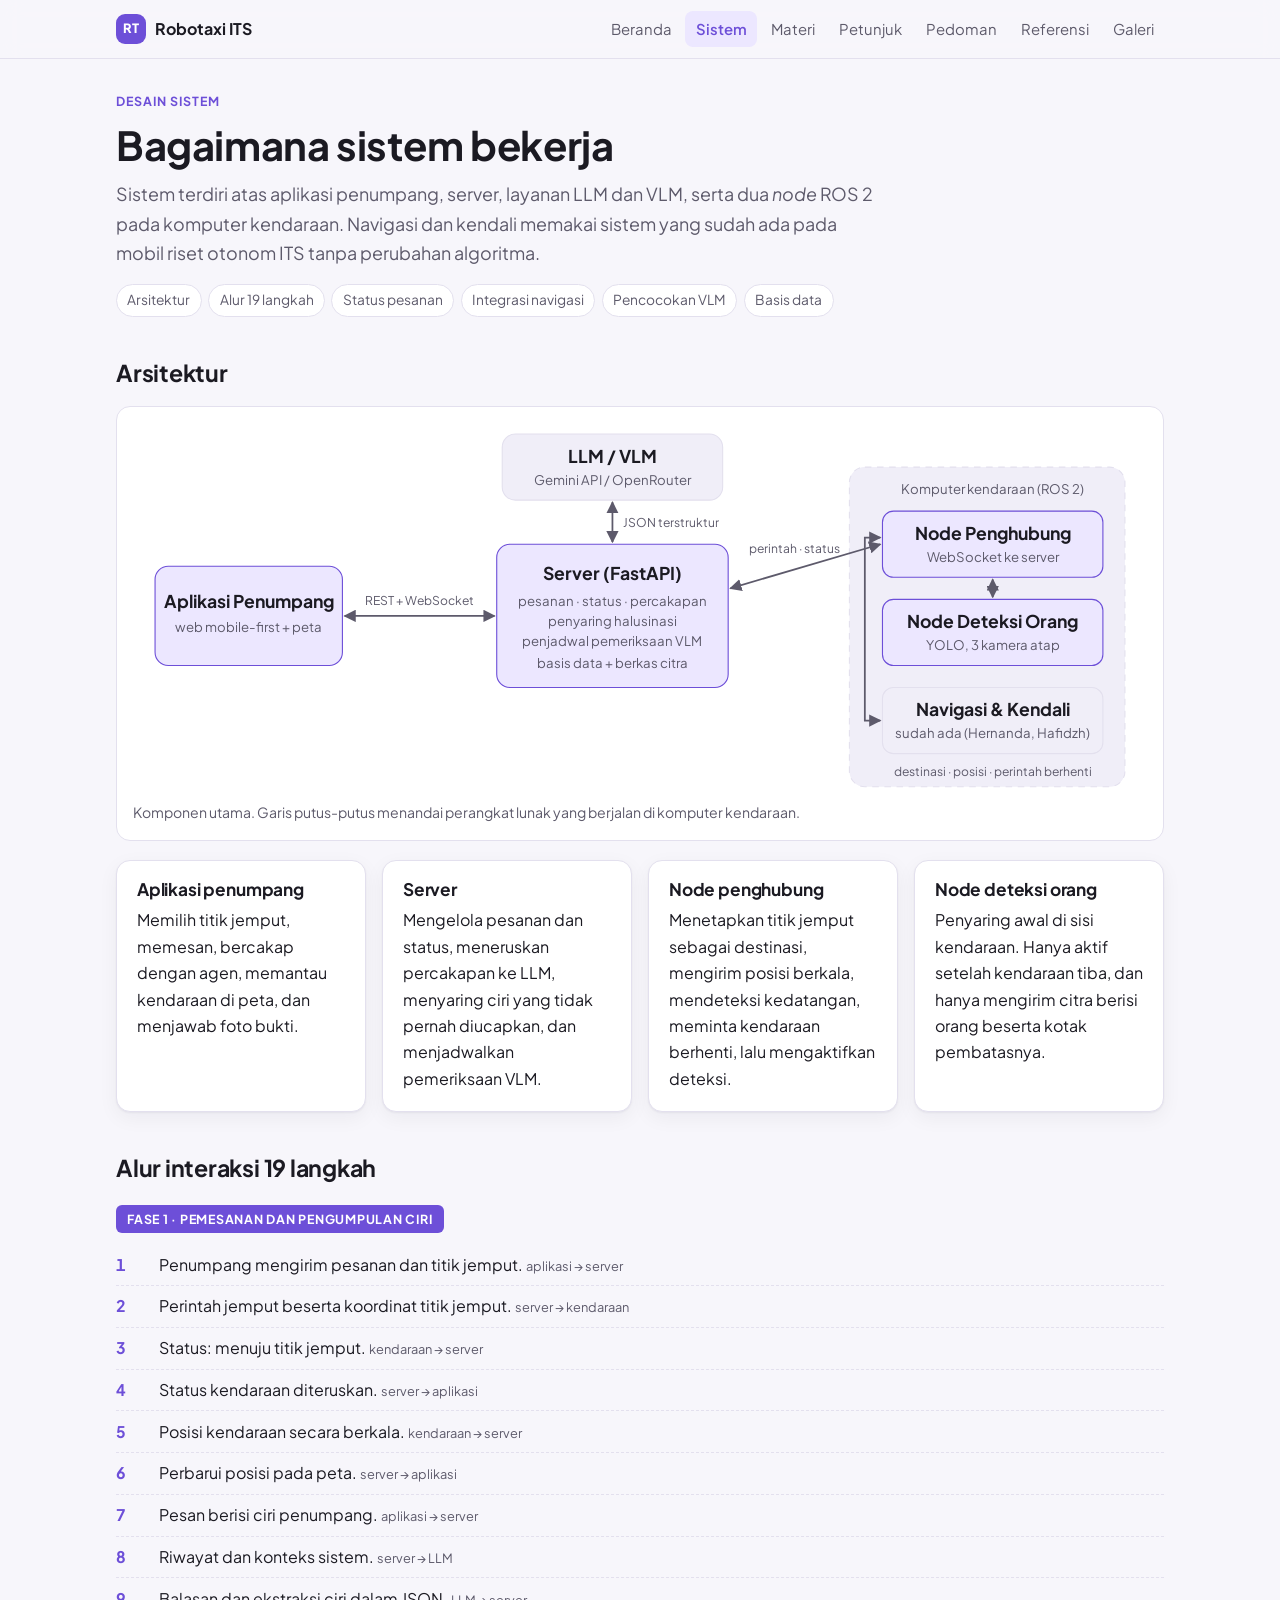
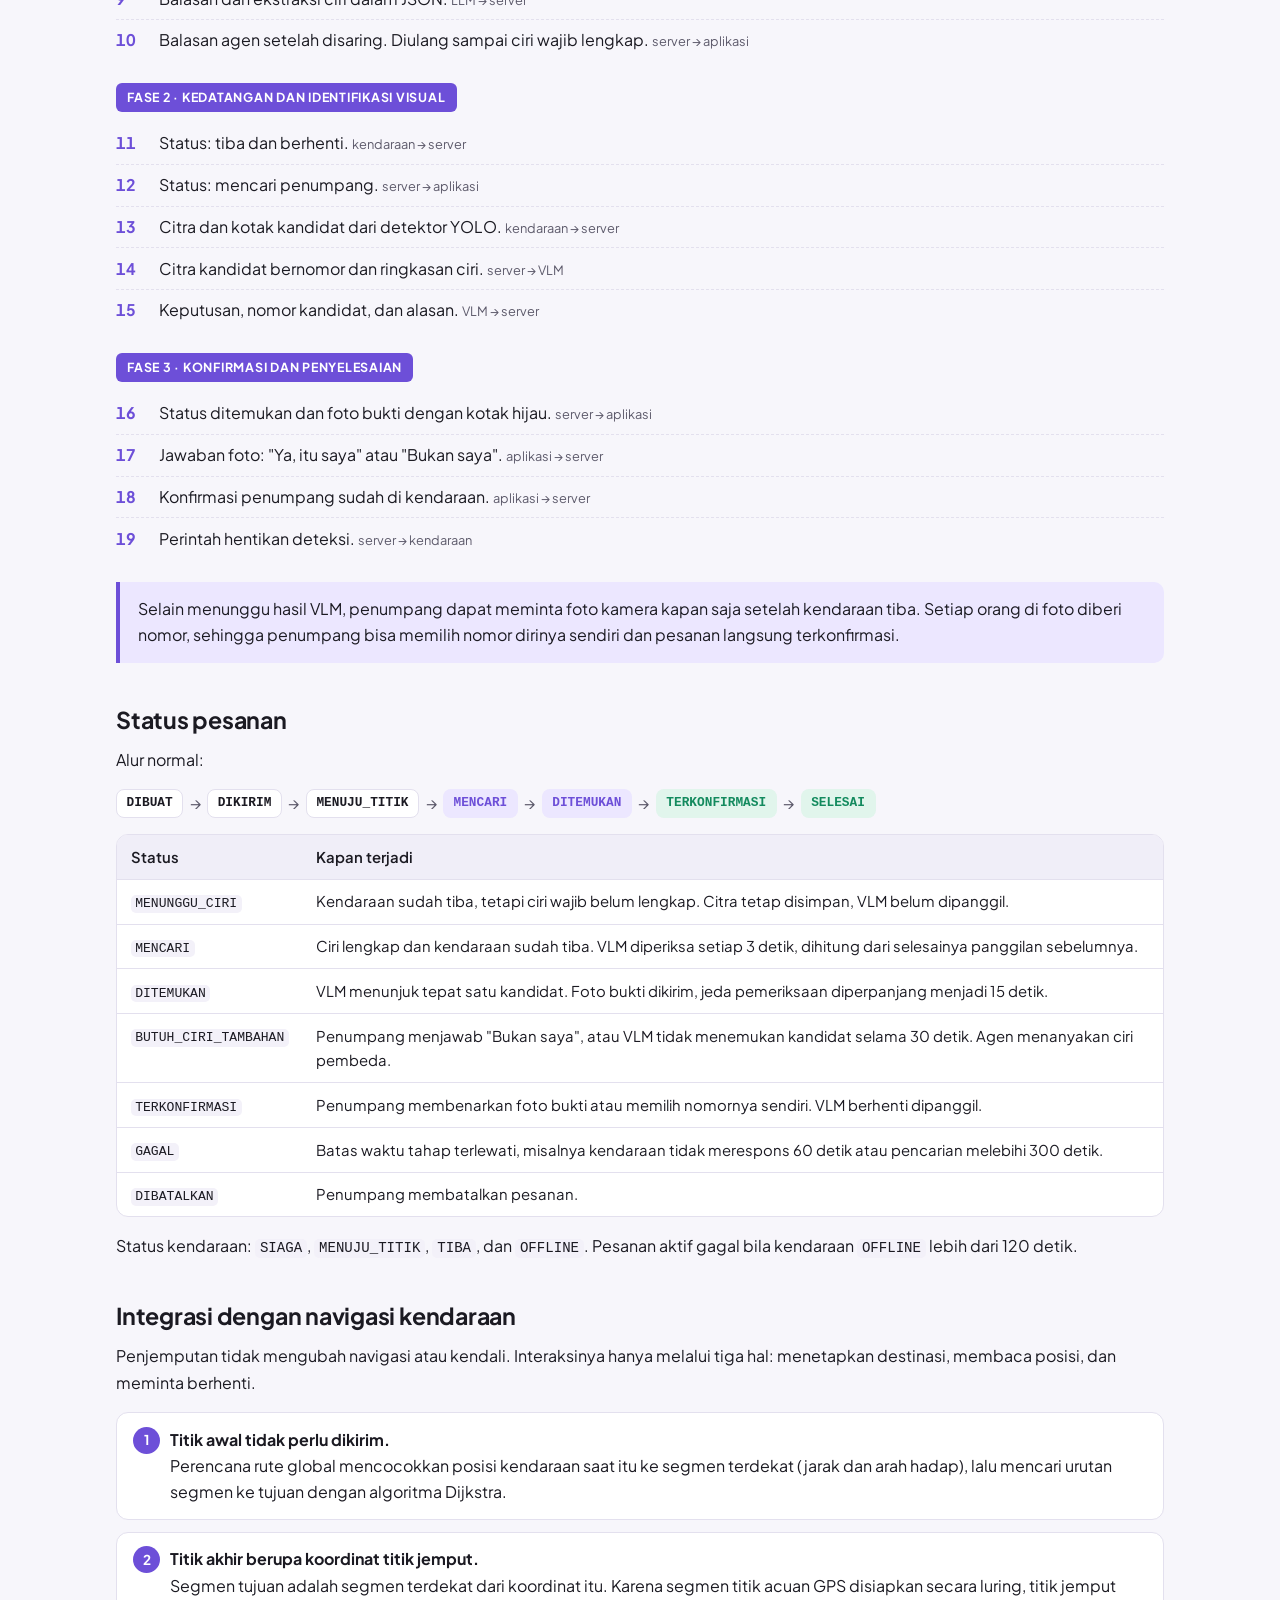
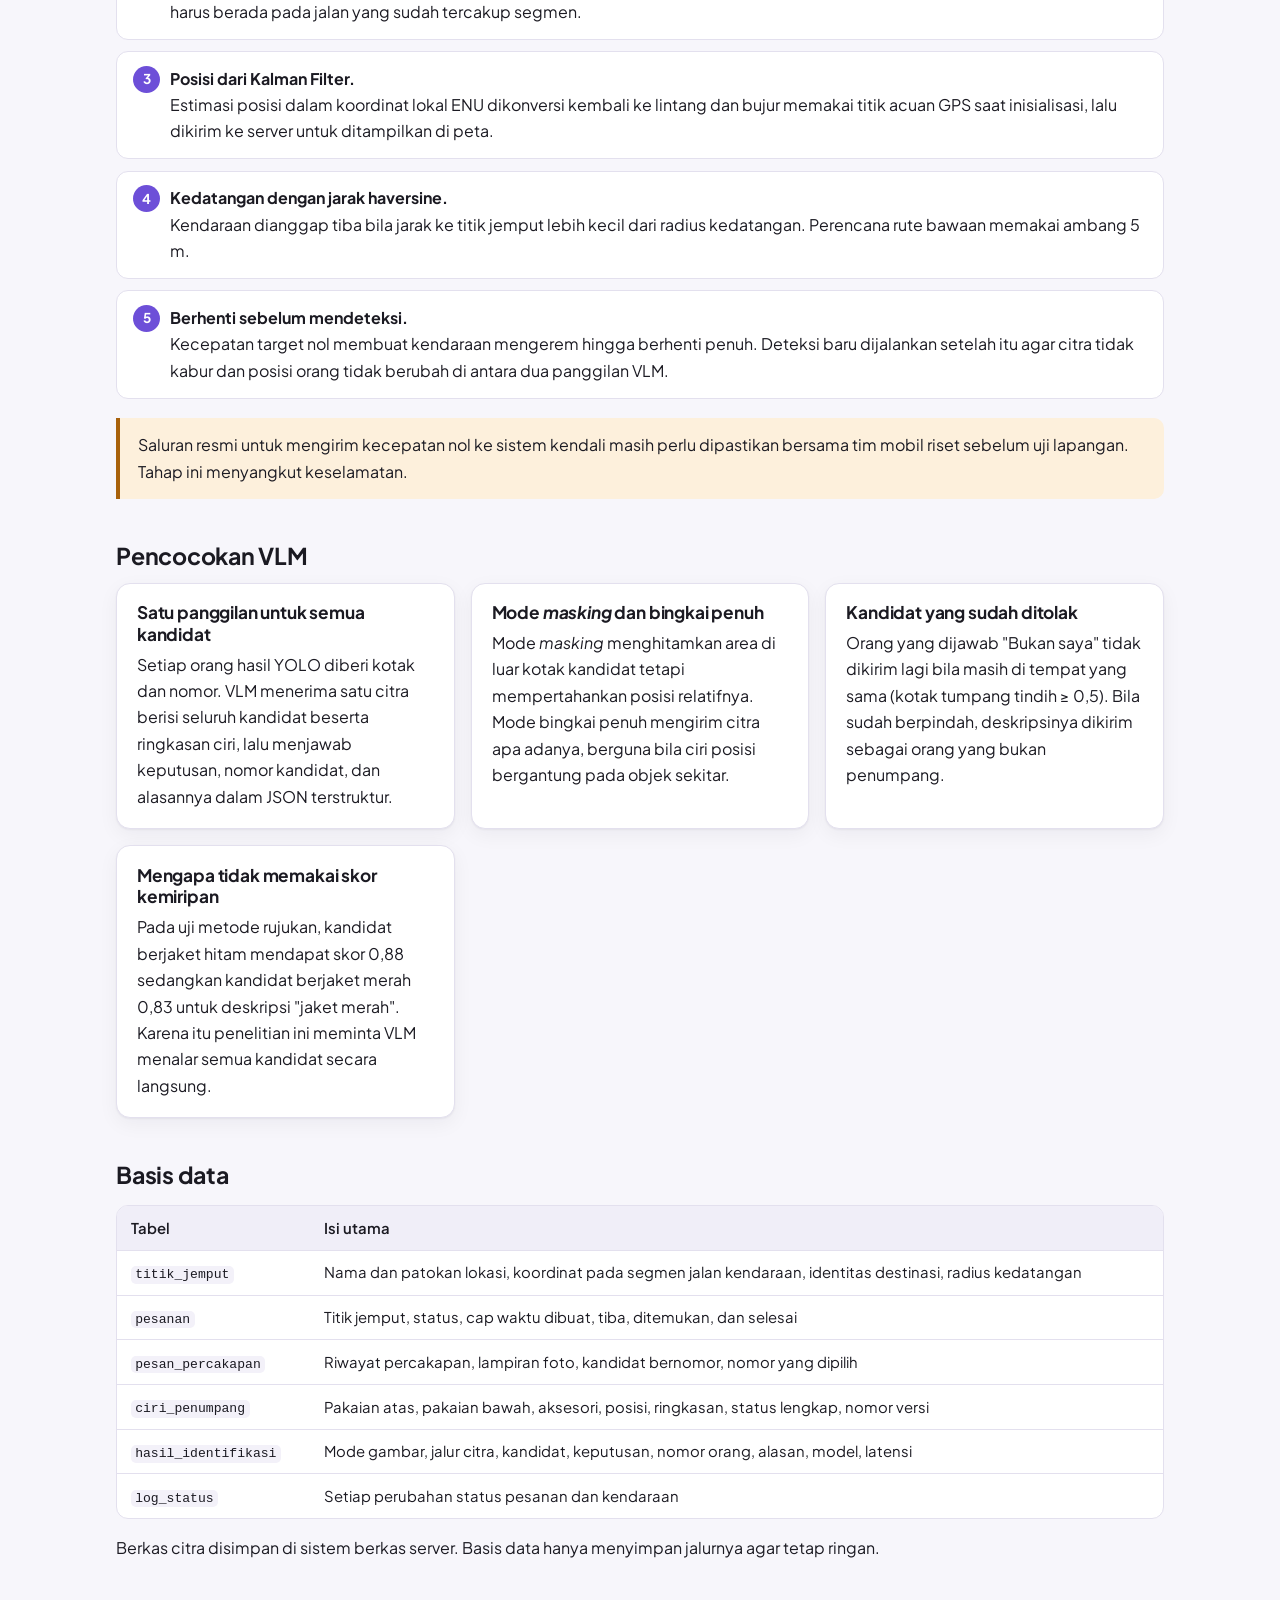
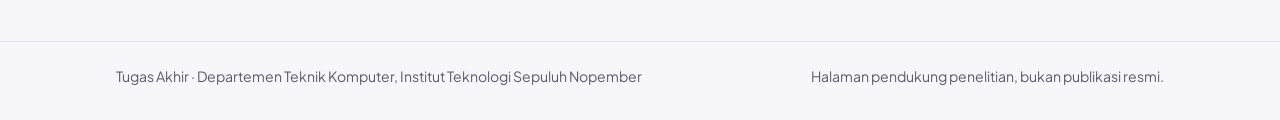
<file: sistem.html>
<!doctype html>
<html lang="id">
<head>
<meta charset="utf-8">
<meta name="viewport" content="width=device-width, initial-scale=1">
<title>Desain Sistem · Robotaxi ITS</title>
<meta name="description" content="Arsitektur, alur interaksi, status pesanan, integrasi navigasi, dan basis data sistem layanan penjemputan robotaxi ITS.">
<link rel="preconnect" href="https://fonts.googleapis.com">
<link rel="preconnect" href="https://fonts.gstatic.com" crossorigin>
<link href="https://fonts.googleapis.com/css2?family=Plus+Jakarta+Sans:wght@400;600;700;800&display=swap" rel="stylesheet">
<link rel="stylesheet" href="assets/style.css">
<link rel="icon" href="data:image/svg+xml,%3Csvg xmlns='http://www.w3.org/2000/svg' viewBox='0 0 32 32'%3E%3Crect width='32' height='32' rx='8' fill='%236d4fd8'/%3E%3Ctext x='16' y='21' font-size='13' font-family='sans-serif' font-weight='700' fill='white' text-anchor='middle'%3ERT%3C/text%3E%3C/svg%3E">
</head>
<body>
<header class="site-header">
  <div class="inner">
    <a class="brand" href="index.html"><span class="brand-mark">RT</span>Robotaxi ITS</a>
    <nav class="nav" aria-label="Navigasi utama">
      <a href="index.html">Beranda</a>
      <a href="sistem.html" aria-current="page">Sistem</a>
      <a href="materi.html">Materi</a>
      <a href="petunjuk.html">Petunjuk</a>
      <a href="pedoman.html">Pedoman</a>
      <a href="referensi.html">Referensi</a>
      <a href="galeri.html">Galeri</a>
    </nav>
  </div>
</header>

<main>
  <div class="eyebrow">Desain sistem</div>
  <h1>Bagaimana sistem bekerja</h1>
  <p class="lead">Sistem terdiri atas aplikasi penumpang, server, layanan LLM dan VLM, serta dua <em>node</em> ROS 2 pada komputer kendaraan. Navigasi dan kendali memakai sistem yang sudah ada pada mobil riset otonom ITS tanpa perubahan algoritma.</p>
  <div class="toc">
    <a href="#arsitektur">Arsitektur</a>
    <a href="#alur">Alur 19 langkah</a>
    <a href="#status">Status pesanan</a>
    <a href="#navigasi">Integrasi navigasi</a>
    <a href="#vlm">Pencocokan VLM</a>
    <a href="#basis-data">Basis data</a>
  </div>

  <h2 id="arsitektur">Arsitektur</h2>
  <figure class="diagram">
    <svg viewBox="0 0 920 335" role="img" aria-label="Diagram arsitektur sistem">
      <defs>
        <marker id="a1" viewBox="0 0 10 10" refX="9" refY="5" markerWidth="7" markerHeight="7" orient="auto-start-reverse"><path d="M0 0L10 5L0 10z" class="head"/></marker>
      </defs>
      <rect class="box accent" x="20" y="130" width="170" height="90" rx="12"/>
      <text x="105" y="168" text-anchor="middle" font-weight="700">Aplikasi Penumpang</text>
      <text x="105" y="190" text-anchor="middle" font-size="12" class="muted">web mobile-first + peta</text>

      <rect class="box accent" x="330" y="110" width="210" height="130" rx="12"/>
      <text x="435" y="142" text-anchor="middle" font-weight="700">Server (FastAPI)</text>
      <text x="435" y="166" text-anchor="middle" font-size="12" class="muted">pesanan · status · percakapan</text>
      <text x="435" y="184" text-anchor="middle" font-size="12" class="muted">penyaring halusinasi</text>
      <text x="435" y="202" text-anchor="middle" font-size="12" class="muted">penjadwal pemeriksaan VLM</text>
      <text x="435" y="222" text-anchor="middle" font-size="12" class="muted">basis data + berkas citra</text>

      <rect class="box" x="335" y="10" width="200" height="60" rx="12"/>
      <text x="435" y="36" text-anchor="middle" font-weight="700">LLM / VLM</text>
      <text x="435" y="56" text-anchor="middle" font-size="12" class="muted">Gemini API / OpenRouter</text>

      <rect class="box" x="650" y="40" width="250" height="290" rx="14" stroke-dasharray="6 5"/>
      <text x="780" y="64" text-anchor="middle" font-size="12" class="muted">Komputer kendaraan (ROS 2)</text>
      <rect class="box accent" x="680" y="80" width="200" height="60" rx="10"/>
      <text x="780" y="106" text-anchor="middle" font-weight="700">Node Penghubung</text>
      <text x="780" y="126" text-anchor="middle" font-size="12" class="muted">WebSocket ke server</text>
      <rect class="box accent" x="680" y="160" width="200" height="60" rx="10"/>
      <text x="780" y="186" text-anchor="middle" font-weight="700">Node Deteksi Orang</text>
      <text x="780" y="206" text-anchor="middle" font-size="12" class="muted">YOLO, 3 kamera atap</text>
      <rect class="box" x="680" y="240" width="200" height="60" rx="10"/>
      <text x="780" y="266" text-anchor="middle" font-weight="700">Navigasi & Kendali</text>
      <text x="780" y="286" text-anchor="middle" font-size="12" class="muted">sudah ada (Hernanda, Hafidzh)</text>

      <path d="M192 175 L328 175" class="line" marker-start="url(#a1)" marker-end="url(#a1)"/>
      <text x="260" y="165" text-anchor="middle" font-size="11" class="muted">REST + WebSocket</text>
      <path d="M435 108 L435 72" class="line" marker-start="url(#a1)" marker-end="url(#a1)"/>
      <text x="445" y="94" font-size="11" class="muted">JSON terstruktur</text>
      <path d="M542 150 L678 110" class="line" marker-start="url(#a1)" marker-end="url(#a1)"/>
      <text x="600" y="118" text-anchor="middle" font-size="11" class="muted">perintah · status</text>
      <path d="M780 142 L780 158" class="line" marker-start="url(#a1)" marker-end="url(#a1)"/>
      <path d="M678 104 L664 104 L664 270 L678 270" class="line" marker-start="url(#a1)" marker-end="url(#a1)"/>
      <text x="780" y="320" text-anchor="middle" font-size="11" class="muted">destinasi · posisi · perintah berhenti</text>
    </svg>
    <figcaption>Komponen utama. Garis putus-putus menandai perangkat lunak yang berjalan di komputer kendaraan.</figcaption>
  </figure>

  <div class="grid three" style="margin-top:1rem">
    <div class="card"><h3>Aplikasi penumpang</h3><p>Memilih titik jemput, memesan, bercakap dengan agen, memantau kendaraan di peta, dan menjawab foto bukti.</p></div>
    <div class="card"><h3>Server</h3><p>Mengelola pesanan dan status, meneruskan percakapan ke LLM, menyaring ciri yang tidak pernah diucapkan, dan menjadwalkan pemeriksaan VLM.</p></div>
    <div class="card"><h3>Node penghubung</h3><p>Menetapkan titik jemput sebagai destinasi, mengirim posisi berkala, mendeteksi kedatangan, meminta kendaraan berhenti, lalu mengaktifkan deteksi.</p></div>
    <div class="card"><h3>Node deteksi orang</h3><p>Penyaring awal di sisi kendaraan. Hanya aktif setelah kendaraan tiba, dan hanya mengirim citra berisi orang beserta kotak pembatasnya.</p></div>
  </div>

  <h2 id="alur">Alur interaksi 19 langkah</h2>
  <div class="phase">
    <span class="phase-head">Fase 1 · Pemesanan dan pengumpulan ciri</span>
    <ol class="seq">
      <li><span class="n">1</span><span>Penumpang mengirim pesanan dan titik jemput. <span class="who">aplikasi → server</span></span></li>
      <li><span class="n">2</span><span>Perintah jemput beserta koordinat titik jemput. <span class="who">server → kendaraan</span></span></li>
      <li><span class="n">3</span><span>Status: menuju titik jemput. <span class="who">kendaraan → server</span></span></li>
      <li><span class="n">4</span><span>Status kendaraan diteruskan. <span class="who">server → aplikasi</span></span></li>
      <li><span class="n">5</span><span>Posisi kendaraan secara berkala. <span class="who">kendaraan → server</span></span></li>
      <li><span class="n">6</span><span>Perbarui posisi pada peta. <span class="who">server → aplikasi</span></span></li>
      <li><span class="n">7</span><span>Pesan berisi ciri penumpang. <span class="who">aplikasi → server</span></span></li>
      <li><span class="n">8</span><span>Riwayat dan konteks sistem. <span class="who">server → LLM</span></span></li>
      <li><span class="n">9</span><span>Balasan dan ekstraksi ciri dalam JSON. <span class="who">LLM → server</span></span></li>
      <li><span class="n">10</span><span>Balasan agen setelah disaring. Diulang sampai ciri wajib lengkap. <span class="who">server → aplikasi</span></span></li>
    </ol>
  </div>
  <div class="phase">
    <span class="phase-head">Fase 2 · Kedatangan dan identifikasi visual</span>
    <ol class="seq">
      <li><span class="n">11</span><span>Status: tiba dan berhenti. <span class="who">kendaraan → server</span></span></li>
      <li><span class="n">12</span><span>Status: mencari penumpang. <span class="who">server → aplikasi</span></span></li>
      <li><span class="n">13</span><span>Citra dan kotak kandidat dari detektor YOLO. <span class="who">kendaraan → server</span></span></li>
      <li><span class="n">14</span><span>Citra kandidat bernomor dan ringkasan ciri. <span class="who">server → VLM</span></span></li>
      <li><span class="n">15</span><span>Keputusan, nomor kandidat, dan alasan. <span class="who">VLM → server</span></span></li>
    </ol>
  </div>
  <div class="phase">
    <span class="phase-head">Fase 3 · Konfirmasi dan penyelesaian</span>
    <ol class="seq">
      <li><span class="n">16</span><span>Status ditemukan dan foto bukti dengan kotak hijau. <span class="who">server → aplikasi</span></span></li>
      <li><span class="n">17</span><span>Jawaban foto: "Ya, itu saya" atau "Bukan saya". <span class="who">aplikasi → server</span></span></li>
      <li><span class="n">18</span><span>Konfirmasi penumpang sudah di kendaraan. <span class="who">aplikasi → server</span></span></li>
      <li><span class="n">19</span><span>Perintah hentikan deteksi. <span class="who">server → kendaraan</span></span></li>
    </ol>
  </div>
  <div class="callout">
    <p>Selain menunggu hasil VLM, penumpang dapat meminta foto kamera kapan saja setelah kendaraan tiba. Setiap orang di foto diberi nomor, sehingga penumpang bisa memilih nomor dirinya sendiri dan pesanan langsung terkonfirmasi.</p>
  </div>

  <h2 id="status">Status pesanan</h2>
  <p>Alur normal:</p>
  <div class="flow">
    <span class="chip">DIBUAT</span><span class="arrow">→</span>
    <span class="chip">DIKIRIM</span><span class="arrow">→</span>
    <span class="chip">MENUJU_TITIK</span><span class="arrow">→</span>
    <span class="chip accent">MENCARI</span><span class="arrow">→</span>
    <span class="chip accent">DITEMUKAN</span><span class="arrow">→</span>
    <span class="chip ok">TERKONFIRMASI</span><span class="arrow">→</span>
    <span class="chip ok">SELESAI</span>
  </div>
  <div class="table-wrap">
    <table>
      <thead><tr><th>Status</th><th>Kapan terjadi</th></tr></thead>
      <tbody>
        <tr><td><code>MENUNGGU_CIRI</code></td><td>Kendaraan sudah tiba, tetapi ciri wajib belum lengkap. Citra tetap disimpan, VLM belum dipanggil.</td></tr>
        <tr><td><code>MENCARI</code></td><td>Ciri lengkap dan kendaraan sudah tiba. VLM diperiksa setiap 3 detik, dihitung dari selesainya panggilan sebelumnya.</td></tr>
        <tr><td><code>DITEMUKAN</code></td><td>VLM menunjuk tepat satu kandidat. Foto bukti dikirim, jeda pemeriksaan diperpanjang menjadi 15 detik.</td></tr>
        <tr><td><code>BUTUH_CIRI_TAMBAHAN</code></td><td>Penumpang menjawab "Bukan saya", atau VLM tidak menemukan kandidat selama 30 detik. Agen menanyakan ciri pembeda.</td></tr>
        <tr><td><code>TERKONFIRMASI</code></td><td>Penumpang membenarkan foto bukti atau memilih nomornya sendiri. VLM berhenti dipanggil.</td></tr>
        <tr><td><code>GAGAL</code></td><td>Batas waktu tahap terlewati, misalnya kendaraan tidak merespons 60 detik atau pencarian melebihi 300 detik.</td></tr>
        <tr><td><code>DIBATALKAN</code></td><td>Penumpang membatalkan pesanan.</td></tr>
      </tbody>
    </table>
  </div>
  <p>Status kendaraan: <code>SIAGA</code>, <code>MENUJU_TITIK</code>, <code>TIBA</code>, dan <code>OFFLINE</code>. Pesanan aktif gagal bila kendaraan <code>OFFLINE</code> lebih dari 120 detik.</p>

  <h2 id="navigasi">Integrasi dengan navigasi kendaraan</h2>
  <p>Penjemputan tidak mengubah navigasi atau kendali. Interaksinya hanya melalui tiga hal: menetapkan destinasi, membaca posisi, dan meminta berhenti.</p>
  <ol class="steps">
    <li><strong>Titik awal tidak perlu dikirim.</strong>Perencana rute global mencocokkan posisi kendaraan saat itu ke segmen terdekat (jarak dan arah hadap), lalu mencari urutan segmen ke tujuan dengan algoritma Dijkstra.</li>
    <li><strong>Titik akhir berupa koordinat titik jemput.</strong>Segmen tujuan adalah segmen terdekat dari koordinat itu. Karena segmen titik acuan GPS disiapkan secara luring, titik jemput harus berada pada jalan yang sudah tercakup segmen.</li>
    <li><strong>Posisi dari Kalman Filter.</strong>Estimasi posisi dalam koordinat lokal ENU dikonversi kembali ke lintang dan bujur memakai titik acuan GPS saat inisialisasi, lalu dikirim ke server untuk ditampilkan di peta.</li>
    <li><strong>Kedatangan dengan jarak haversine.</strong>Kendaraan dianggap tiba bila jarak ke titik jemput lebih kecil dari radius kedatangan. Perencana rute bawaan memakai ambang 5 m.</li>
    <li><strong>Berhenti sebelum mendeteksi.</strong>Kecepatan target nol membuat kendaraan mengerem hingga berhenti penuh. Deteksi baru dijalankan setelah itu agar citra tidak kabur dan posisi orang tidak berubah di antara dua panggilan VLM.</li>
  </ol>
  <div class="callout warn">
    <p>Saluran resmi untuk mengirim kecepatan nol ke sistem kendali masih perlu dipastikan bersama tim mobil riset sebelum uji lapangan. Tahap ini menyangkut keselamatan.</p>
  </div>

  <h2 id="vlm">Pencocokan VLM</h2>
  <div class="grid two">
    <div class="card">
      <h3>Satu panggilan untuk semua kandidat</h3>
      <p>Setiap orang hasil YOLO diberi kotak dan nomor. VLM menerima satu citra berisi seluruh kandidat beserta ringkasan ciri, lalu menjawab keputusan, nomor kandidat, dan alasannya dalam JSON terstruktur.</p>
    </div>
    <div class="card">
      <h3>Mode <em>masking</em> dan bingkai penuh</h3>
      <p>Mode <em>masking</em> menghitamkan area di luar kotak kandidat tetapi mempertahankan posisi relatifnya. Mode bingkai penuh mengirim citra apa adanya, berguna bila ciri posisi bergantung pada objek sekitar.</p>
    </div>
    <div class="card">
      <h3>Kandidat yang sudah ditolak</h3>
      <p>Orang yang dijawab "Bukan saya" tidak dikirim lagi bila masih di tempat yang sama (kotak tumpang tindih ≥ 0,5). Bila sudah berpindah, deskripsinya dikirim sebagai orang yang bukan penumpang.</p>
    </div>
    <div class="card">
      <h3>Mengapa tidak memakai skor kemiripan</h3>
      <p>Pada uji metode rujukan, kandidat berjaket hitam mendapat skor 0,88 sedangkan kandidat berjaket merah 0,83 untuk deskripsi "jaket merah". Karena itu penelitian ini meminta VLM menalar semua kandidat secara langsung.</p>
    </div>
  </div>

  <h2 id="basis-data">Basis data</h2>
  <div class="table-wrap">
    <table>
      <thead><tr><th>Tabel</th><th>Isi utama</th></tr></thead>
      <tbody>
        <tr><td><code>titik_jemput</code></td><td>Nama dan patokan lokasi, koordinat pada segmen jalan kendaraan, identitas destinasi, radius kedatangan</td></tr>
        <tr><td><code>pesanan</code></td><td>Titik jemput, status, cap waktu dibuat, tiba, ditemukan, dan selesai</td></tr>
        <tr><td><code>pesan_percakapan</code></td><td>Riwayat percakapan, lampiran foto, kandidat bernomor, nomor yang dipilih</td></tr>
        <tr><td><code>ciri_penumpang</code></td><td>Pakaian atas, pakaian bawah, aksesori, posisi, ringkasan, status lengkap, nomor versi</td></tr>
        <tr><td><code>hasil_identifikasi</code></td><td>Mode gambar, jalur citra, kandidat, keputusan, nomor orang, alasan, model, latensi</td></tr>
        <tr><td><code>log_status</code></td><td>Setiap perubahan status pesanan dan kendaraan</td></tr>
      </tbody>
    </table>
  </div>
  <p>Berkas citra disimpan di sistem berkas server. Basis data hanya menyimpan jalurnya agar tetap ringan.</p>
</main>

<footer class="site-footer">
  <div class="inner">
    <span>Tugas Akhir · Departemen Teknik Komputer, Institut Teknologi Sepuluh Nopember</span>
    <span>Halaman pendukung penelitian, bukan publikasi resmi.</span>
  </div>
</footer>
</body>
</html>
</file>
<file: assets/style.css>
:root {
  --bg: #f7f6fb;
  --surface: #ffffff;
  --surface-2: #f0eef8;
  --text: #1b1a22;
  --muted: #5d5a6b;
  --border: #e3e0ee;
  --accent: #6d4fd8;
  --accent-soft: #ece7ff;
  --ok: #138a5e;
  --ok-soft: #e1f5ec;
  --warn: #a8610b;
  --warn-soft: #fdf0dc;
  --code-bg: #f3f1f9;
  --shadow: 0 1px 2px rgba(20, 16, 40, .05), 0 6px 20px rgba(20, 16, 40, .05);
  --radius: 14px;
  --maxw: 1080px;
}
@media (prefers-color-scheme: dark) {
  :root:not([data-theme="light"]) {
    --bg: #121118;
    --surface: #1b1a23;
    --surface-2: #232130;
    --text: #ecebf3;
    --muted: #a6a3b6;
    --border: #2e2b3c;
    --accent: #a993ff;
    --accent-soft: #2a2442;
    --ok: #4fd1a0;
    --ok-soft: #173329;
    --warn: #f0b45c;
    --warn-soft: #3a2c17;
    --code-bg: #232130;
    --shadow: none;
  }
}

* { box-sizing: border-box; }
html { scroll-behavior: smooth; }
body {
  margin: 0;
  background: var(--bg);
  color: var(--text);
  font: 16px/1.65 "Plus Jakarta Sans", system-ui, -apple-system, "Segoe UI", sans-serif;
  -webkit-font-smoothing: antialiased;
}
img { max-width: 100%; display: block; }
a { color: var(--accent); text-underline-offset: 3px; }
a:hover { text-decoration-thickness: 2px; }
h1, h2, h3 { line-height: 1.25; letter-spacing: -.01em; }
h1 { font-size: clamp(1.7rem, 4vw, 2.5rem); margin: 0 0 .6rem; }
h2 { font-size: 1.45rem; margin: 2.6rem 0 .8rem; }
h3 { font-size: 1.08rem; margin: 1.6rem 0 .4rem; }
p { margin: 0 0 1rem; }
code {
  font: .88em/1.4 ui-monospace, "JetBrains Mono", Menlo, monospace;
  background: var(--code-bg);
  padding: .1em .35em;
  border-radius: 5px;
}
pre {
  background: var(--code-bg);
  border: 1px solid var(--border);
  border-radius: 10px;
  padding: .9rem 1rem;
  overflow-x: auto;
  font-size: .9rem;
}
pre code { background: none; padding: 0; }

/* Header */
.site-header {
  position: sticky; top: 0; z-index: 10;
  background: color-mix(in srgb, var(--bg) 88%, transparent);
  backdrop-filter: blur(10px);
  border-bottom: 1px solid var(--border);
}
.site-header .inner {
  max-width: var(--maxw); margin: 0 auto; padding: .7rem 16px;
  display: flex; align-items: center; gap: 1rem; flex-wrap: wrap;
}
.brand { display: flex; align-items: center; gap: .55rem; font-weight: 700; color: var(--text); text-decoration: none; }
.brand-mark {
  width: 30px; height: 30px; border-radius: 9px; display: grid; place-items: center;
  background: var(--accent); color: #fff; font-size: .8rem; font-weight: 800;
}
.nav { display: flex; gap: .2rem; flex-wrap: wrap; margin-left: auto; }
.nav a {
  color: var(--muted); text-decoration: none; padding: .35rem .65rem; border-radius: 8px; font-size: .93rem;
}
.nav a:hover { background: var(--surface-2); color: var(--text); }
.nav a[aria-current="page"] { background: var(--accent-soft); color: var(--accent); font-weight: 600; }

main { max-width: var(--maxw); margin: 0 auto; padding: 2rem 16px 4rem; }
.lead { font-size: 1.12rem; color: var(--muted); max-width: 760px; }
.eyebrow { text-transform: uppercase; letter-spacing: .08em; font-size: .78rem; font-weight: 700; color: var(--accent); margin-bottom: .5rem; }

/* Hero */
.hero { padding: 1.5rem 0 1rem; }
.hero .title-en { color: var(--muted); font-style: italic; margin-top: -.2rem; }
.meta { display: flex; flex-wrap: wrap; gap: .5rem; margin: 1.2rem 0 0; }
.pill {
  display: inline-flex; align-items: center; gap: .35rem;
  background: var(--surface); border: 1px solid var(--border);
  border-radius: 999px; padding: .25rem .75rem; font-size: .86rem; color: var(--muted);
}
.pill.ok { background: var(--ok-soft); color: var(--ok); border-color: transparent; }
.pill.warn { background: var(--warn-soft); color: var(--warn); border-color: transparent; }
.pill.accent { background: var(--accent-soft); color: var(--accent); border-color: transparent; }

/* Cards & grids */
.grid { display: grid; gap: 1rem; }
.grid.two { grid-template-columns: repeat(auto-fit, minmax(280px, 1fr)); }
.grid.three { grid-template-columns: repeat(auto-fit, minmax(230px, 1fr)); }
.card {
  background: var(--surface); border: 1px solid var(--border); border-radius: var(--radius);
  padding: 1.15rem 1.25rem; box-shadow: var(--shadow);
}
.card h3 { margin-top: 0; }
.card p:last-child, .card ul:last-child { margin-bottom: 0; }
a.card { color: inherit; text-decoration: none; transition: border-color .15s, transform .15s; }
a.card:hover { border-color: var(--accent); transform: translateY(-2px); }
a.card .go { color: var(--accent); font-weight: 600; font-size: .92rem; }

.stat { font-size: 2rem; font-weight: 800; color: var(--accent); line-height: 1.1; }
.stat-label { color: var(--muted); font-size: .92rem; }

.callout {
  border-left: 4px solid var(--accent); background: var(--accent-soft);
  padding: .9rem 1.1rem; border-radius: 0 10px 10px 0; margin: 1.2rem 0;
}
.callout.warn { border-color: var(--warn); background: var(--warn-soft); }
.callout.ok { border-color: var(--ok); background: var(--ok-soft); }
.callout p:last-child { margin: 0; }

ul.clean, ol.clean { padding-left: 1.2rem; margin: 0 0 1rem; }
ul.clean li, ol.clean li { margin: .3rem 0; }

/* Tables */
.table-wrap { overflow-x: auto; border: 1px solid var(--border); border-radius: 12px; background: var(--surface); margin: 1rem 0; }
table { border-collapse: collapse; width: 100%; font-size: .93rem; }
th, td { text-align: left; padding: .6rem .85rem; border-bottom: 1px solid var(--border); vertical-align: top; }
th { background: var(--surface-2); font-weight: 600; }
tr:last-child td { border-bottom: 0; }
td.num, th.num { text-align: right; font-variant-numeric: tabular-nums; }

/* Steps */
.steps { counter-reset: s; list-style: none; padding: 0; margin: 1rem 0; display: grid; gap: .7rem; }
.steps li {
  counter-increment: s; position: relative; padding: .85rem 1rem .85rem 3.3rem;
  background: var(--surface); border: 1px solid var(--border); border-radius: 12px;
}
.steps li::before {
  content: counter(s); position: absolute; left: 1rem; top: .85rem;
  width: 1.7rem; height: 1.7rem; border-radius: 50%; display: grid; place-items: center;
  background: var(--accent); color: #fff; font-weight: 700; font-size: .85rem;
}
.steps li strong { display: block; }

/* Phases (sequence) */
.phase { margin: 1.4rem 0; }
.phase-head {
  display: inline-block; background: var(--accent); color: #fff; font-weight: 700;
  font-size: .78rem; letter-spacing: .06em; text-transform: uppercase; padding: .25rem .7rem; border-radius: 6px;
}
.seq { list-style: none; padding: 0; margin: .7rem 0 0; }
.seq li { display: grid; grid-template-columns: 2.2rem 1fr; gap: .5rem; padding: .45rem 0; border-bottom: 1px dashed var(--border); }
.seq li:last-child { border-bottom: 0; }
.seq .n { font-weight: 700; color: var(--accent); font-variant-numeric: tabular-nums; }
.seq .who { font-size: .8rem; color: var(--muted); }

/* State machine chips */
.flow { display: flex; flex-wrap: wrap; align-items: center; gap: .4rem; margin: .8rem 0; }
.chip {
  font: 600 .8rem/1 ui-monospace, Menlo, monospace; padding: .45rem .6rem; border-radius: 8px;
  background: var(--surface); border: 1px solid var(--border);
}
.chip.ok { background: var(--ok-soft); color: var(--ok); border-color: transparent; }
.chip.warn { background: var(--warn-soft); color: var(--warn); border-color: transparent; }
.chip.accent { background: var(--accent-soft); color: var(--accent); border-color: transparent; }
.arrow { color: var(--muted); }

/* Figures */
figure { margin: 1.2rem 0; }
figcaption { color: var(--muted); font-size: .88rem; margin-top: .5rem; }
.diagram { background: var(--surface); border: 1px solid var(--border); border-radius: var(--radius); padding: 1rem; overflow-x: auto; }
.diagram svg { width: 100%; height: auto; min-width: 560px; display: block; }
.diagram svg text { fill: var(--text); font-family: inherit; }
.diagram svg .muted { fill: var(--muted); }
.diagram svg .box { fill: var(--surface-2); stroke: var(--border); }
.diagram svg .box.accent { fill: var(--accent-soft); stroke: var(--accent); }
.diagram svg .box.ok { fill: var(--ok-soft); stroke: var(--ok); }
.diagram svg .line { stroke: var(--muted); fill: none; stroke-width: 1.6; }
.diagram svg .line.accent { stroke: var(--accent); }
.diagram svg .head { fill: var(--muted); }
.diagram svg .head.accent { fill: var(--accent); }

.gallery { display: grid; gap: 1.2rem; grid-template-columns: repeat(auto-fill, minmax(230px, 1fr)); }
.shot { background: var(--surface); border: 1px solid var(--border); border-radius: var(--radius); padding: .7rem; margin: 0; }
.shot img { border-radius: 10px; width: 100%; height: 360px; object-fit: contain; background: var(--surface-2); }
.shot.wide { grid-column: span 2; }
.shot.wide img { height: 360px; }
@media (max-width: 560px) { .shot.wide { grid-column: auto; } }

/* References */
.ref-group { margin: 1.6rem 0; }
.ref { padding: .8rem 0; border-bottom: 1px solid var(--border); }
.ref:last-child { border-bottom: 0; }
.ref .t { font-weight: 600; }
.ref .a { color: var(--muted); font-size: .9rem; }
.ref .links { display: flex; gap: .5rem; flex-wrap: wrap; margin-top: .3rem; }
.ref .links a { font-size: .82rem; padding: .15rem .55rem; border-radius: 6px; background: var(--accent-soft); text-decoration: none; }
.ref .why { font-size: .9rem; margin-top: .3rem; }
.search { width: 100%; padding: .7rem .9rem; border-radius: 10px; border: 1px solid var(--border); background: var(--surface); color: var(--text); font: inherit; }

.toc { display: flex; flex-wrap: wrap; gap: .4rem; margin: 1rem 0 0; }
.toc a { font-size: .86rem; padding: .25rem .65rem; border: 1px solid var(--border); border-radius: 999px; text-decoration: none; color: var(--muted); background: var(--surface); }
.toc a:hover { color: var(--accent); border-color: var(--accent); }

.do-dont { display: grid; grid-template-columns: repeat(auto-fit, minmax(260px, 1fr)); gap: 1rem; }
.do-dont .card h3 { font-size: 1rem; }
.do h3 { color: var(--ok); }
.dont h3 { color: var(--warn); }

footer.site-footer { border-top: 1px solid var(--border); color: var(--muted); font-size: .88rem; }
footer.site-footer .inner { max-width: var(--maxw); margin: 0 auto; padding: 1.4rem 16px 2rem; display: flex; flex-wrap: wrap; gap: .5rem 1.5rem; justify-content: space-between; }

@media (max-width: 640px) {
  .nav { margin-left: 0; width: 100%; overflow-x: auto; flex-wrap: nowrap; scrollbar-width: none; }
  .nav::-webkit-scrollbar { display: none; }
  .nav a { white-space: nowrap; }
  h2 { margin-top: 2rem; }
}
[hidden] { display: none !important; }

/* Materi */
.materi { display: grid; gap: 2rem; grid-template-columns: 220px minmax(0, 1fr); align-items: start; }
.materi > * { min-width: 0; }
.side-toc { position: sticky; top: 76px; max-height: calc(100vh - 96px); overflow-y: auto; font-size: .88rem; padding-right: .3rem; }
.side-toc .grp { font-weight: 700; color: var(--text); margin: .9rem 0 .25rem; font-size: .8rem; text-transform: uppercase; letter-spacing: .05em; }
.side-toc a { display: block; color: var(--muted); text-decoration: none; padding: .18rem .5rem; border-radius: 6px; }
.side-toc a:hover { background: var(--surface-2); color: var(--accent); }
.bab { margin-top: 2.6rem; }
.bab > h2 { margin-top: 0; display: flex; align-items: baseline; gap: .6rem; }
.bab > h2 .no { color: var(--accent); font-size: 1rem; }
.topic { scroll-margin-top: 80px; margin-bottom: 1.1rem; }
.topic h3 { margin: 0 0 .5rem; font-size: 1.12rem; }
.topic .tag { font-size: .75rem; font-weight: 600; color: var(--accent); background: var(--accent-soft); padding: .1rem .5rem; border-radius: 6px; margin-left: .3rem; vertical-align: middle; }
.kv { display: grid; grid-template-columns: 9.5rem 1fr; gap: .45rem 1rem; margin: .4rem 0 .8rem; }
.kv dt { font-weight: 600; color: var(--muted); font-size: .9rem; }
.kv dd { margin: 0; }
.formula {
  font: 1rem/1.6 "Cambria Math", "STIX Two Math", Georgia, serif;
  background: var(--surface-2); border-radius: 10px; padding: .7rem 1rem; margin: .5rem 0 .9rem; overflow-x: auto; white-space: nowrap;
}
.formula small { font-family: inherit; color: var(--muted); display: block; white-space: normal; font-size: .85rem; }
details.qa { border: 1px solid var(--border); border-radius: 10px; padding: .55rem .9rem; margin: .5rem 0; background: var(--surface); }
details.qa summary { cursor: pointer; font-weight: 600; }
details.qa summary::marker { color: var(--accent); }
details.qa[open] summary { margin-bottom: .4rem; }
details.qa p:last-child { margin-bottom: 0; }
.qa-tools { display: flex; gap: .5rem; flex-wrap: wrap; margin: .8rem 0; }
.btn { font: inherit; font-size: .88rem; padding: .4rem .8rem; border-radius: 8px; border: 1px solid var(--border); background: var(--surface); color: var(--text); cursor: pointer; }
.btn:hover { border-color: var(--accent); color: var(--accent); }
@media (max-width: 860px) {
  .materi { grid-template-columns: minmax(0, 1fr); }
  .side-toc { position: static; max-height: none; display: none; }
  .kv { grid-template-columns: 1fr; gap: .1rem; }
  .kv dd { margin-bottom: .5rem; }
}
.qa-grp { margin: 1.6rem 0 .5rem; font-size: 1rem; color: var(--accent); }
details.qa.acak { border-color: var(--accent); box-shadow: 0 0 0 3px var(--accent-soft); }
</file>
